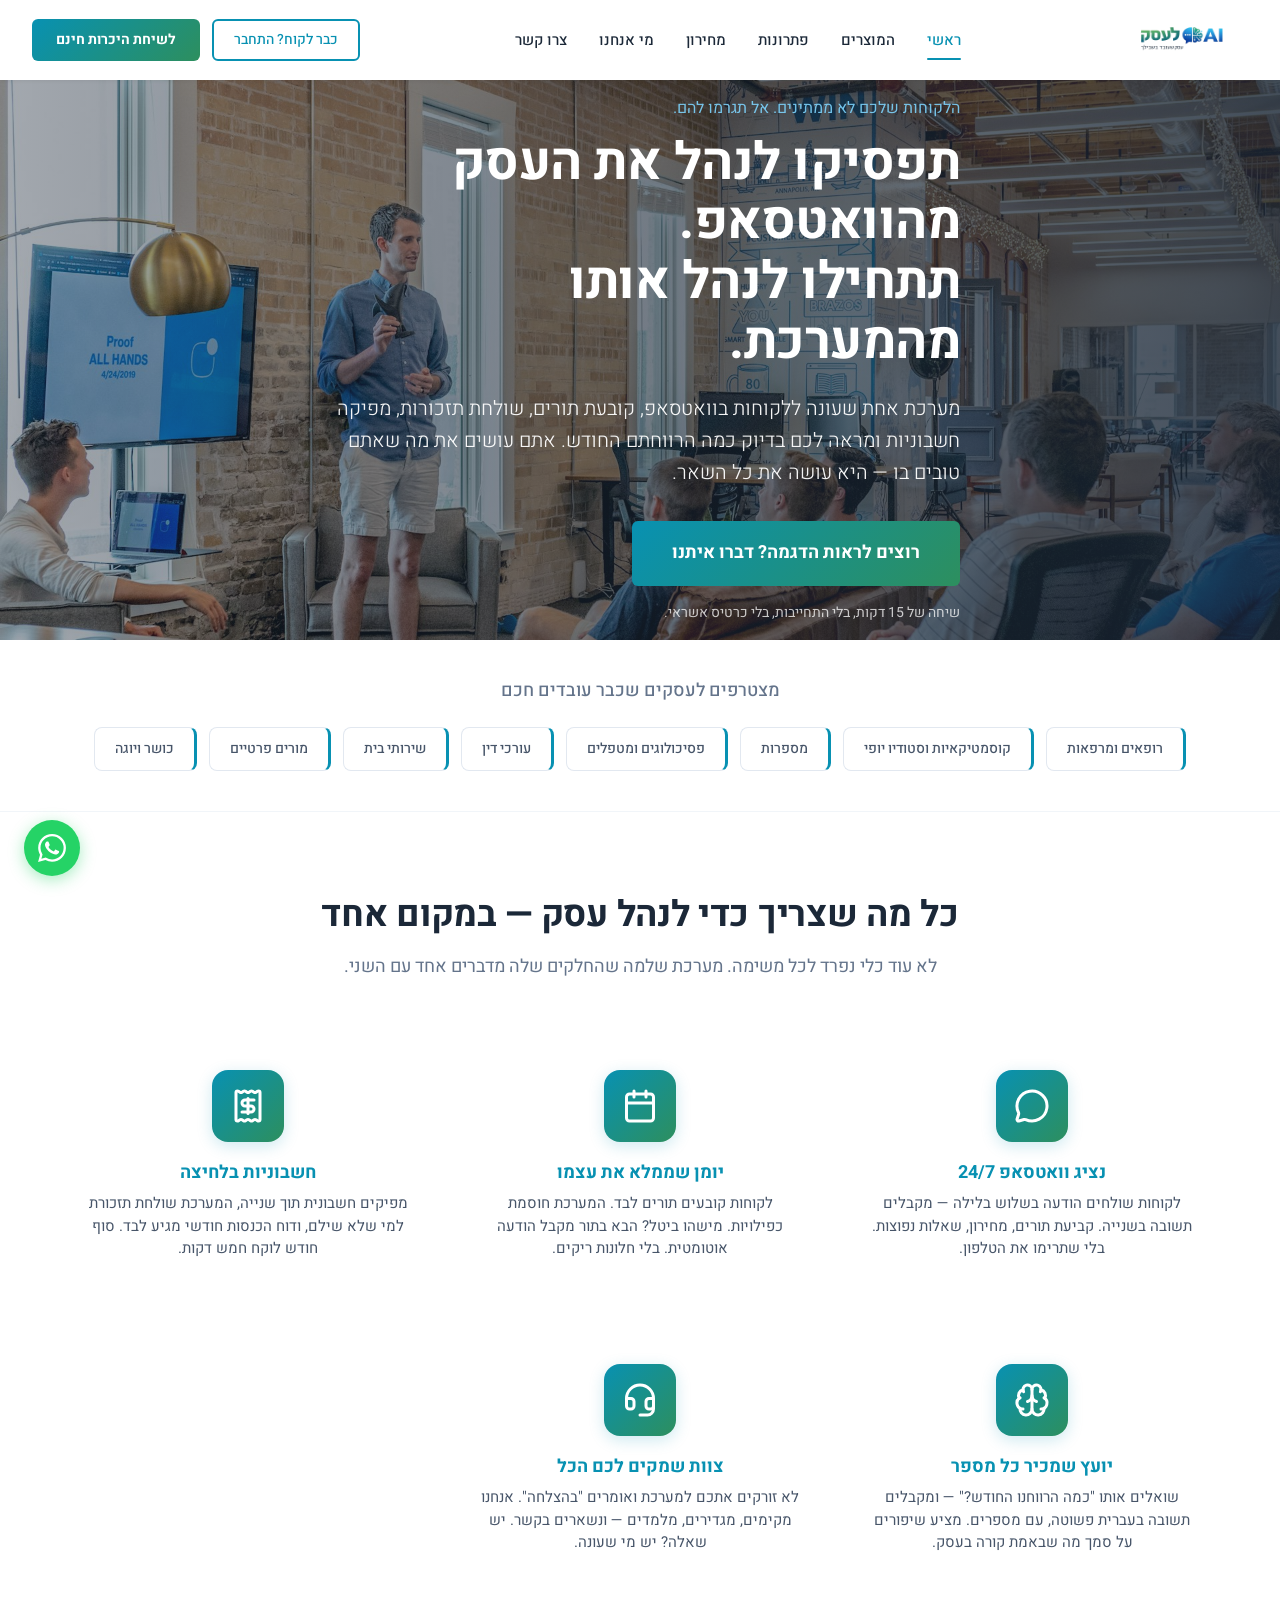
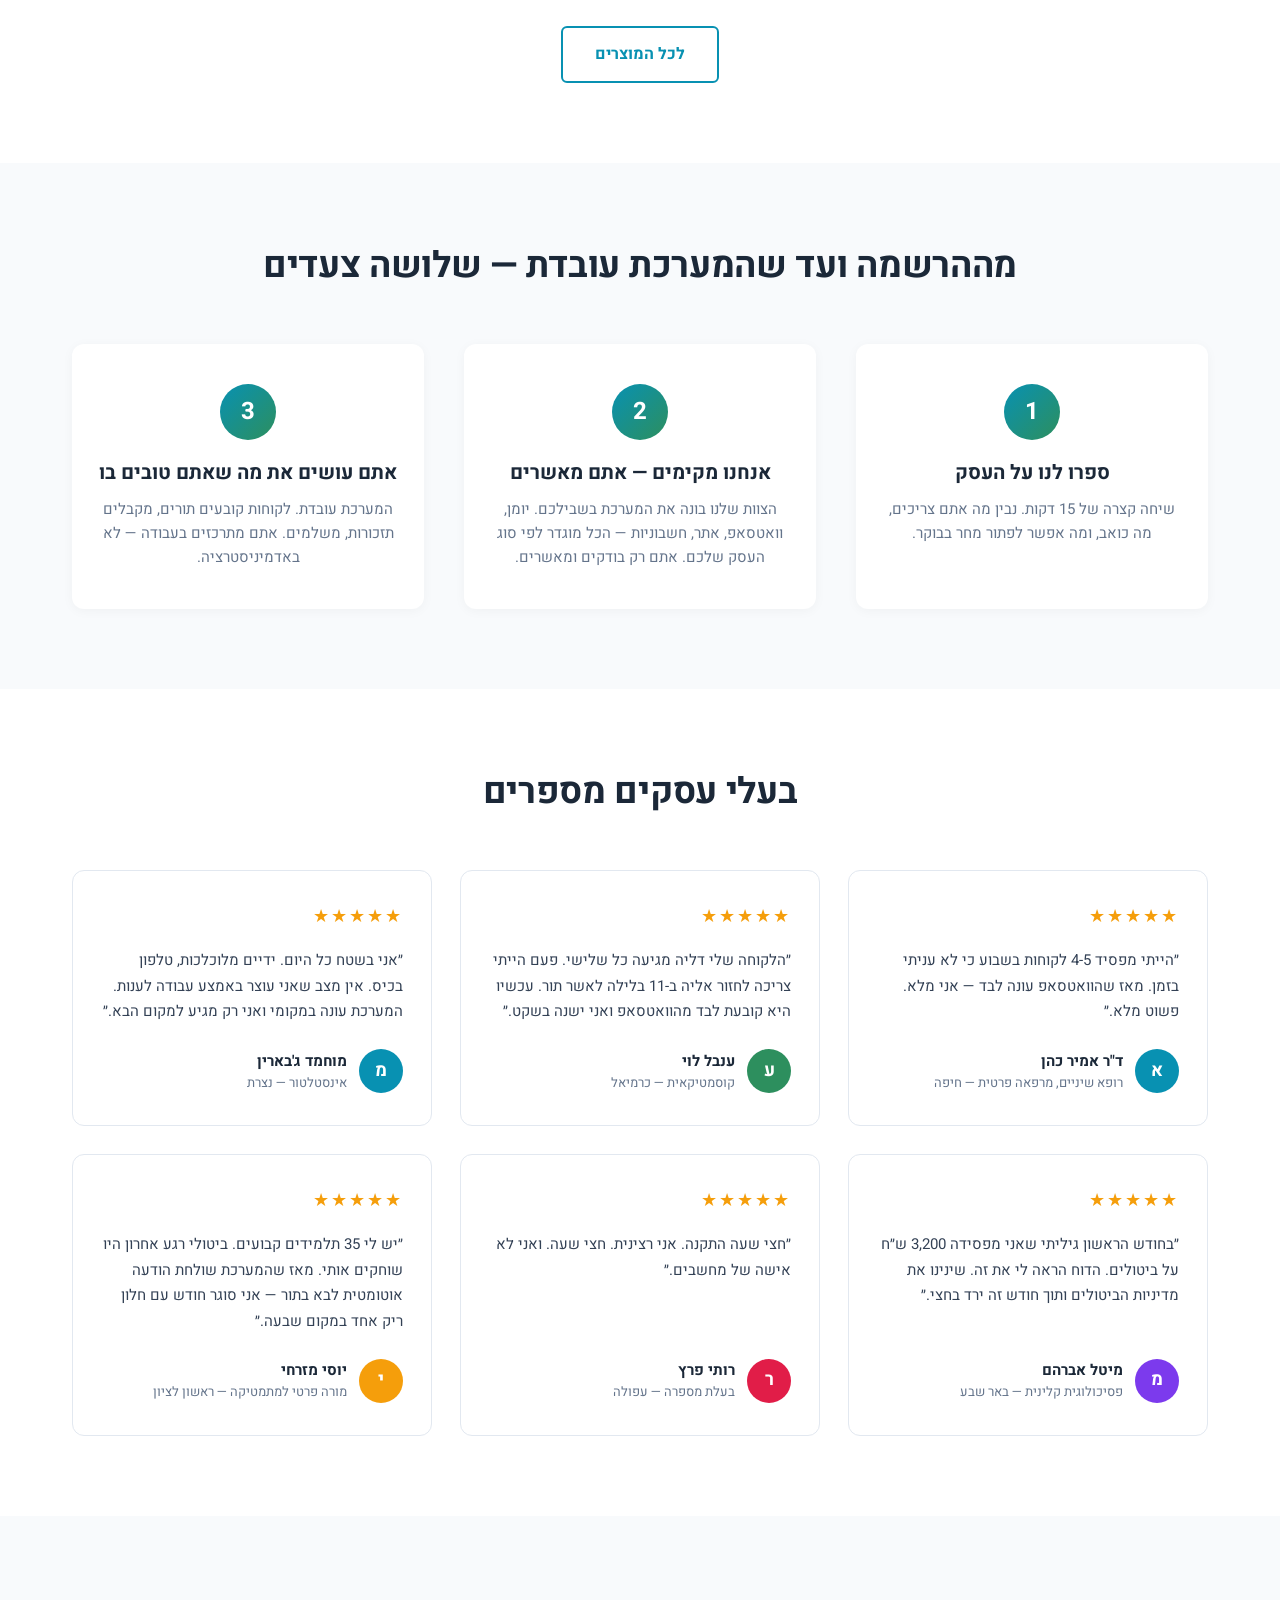
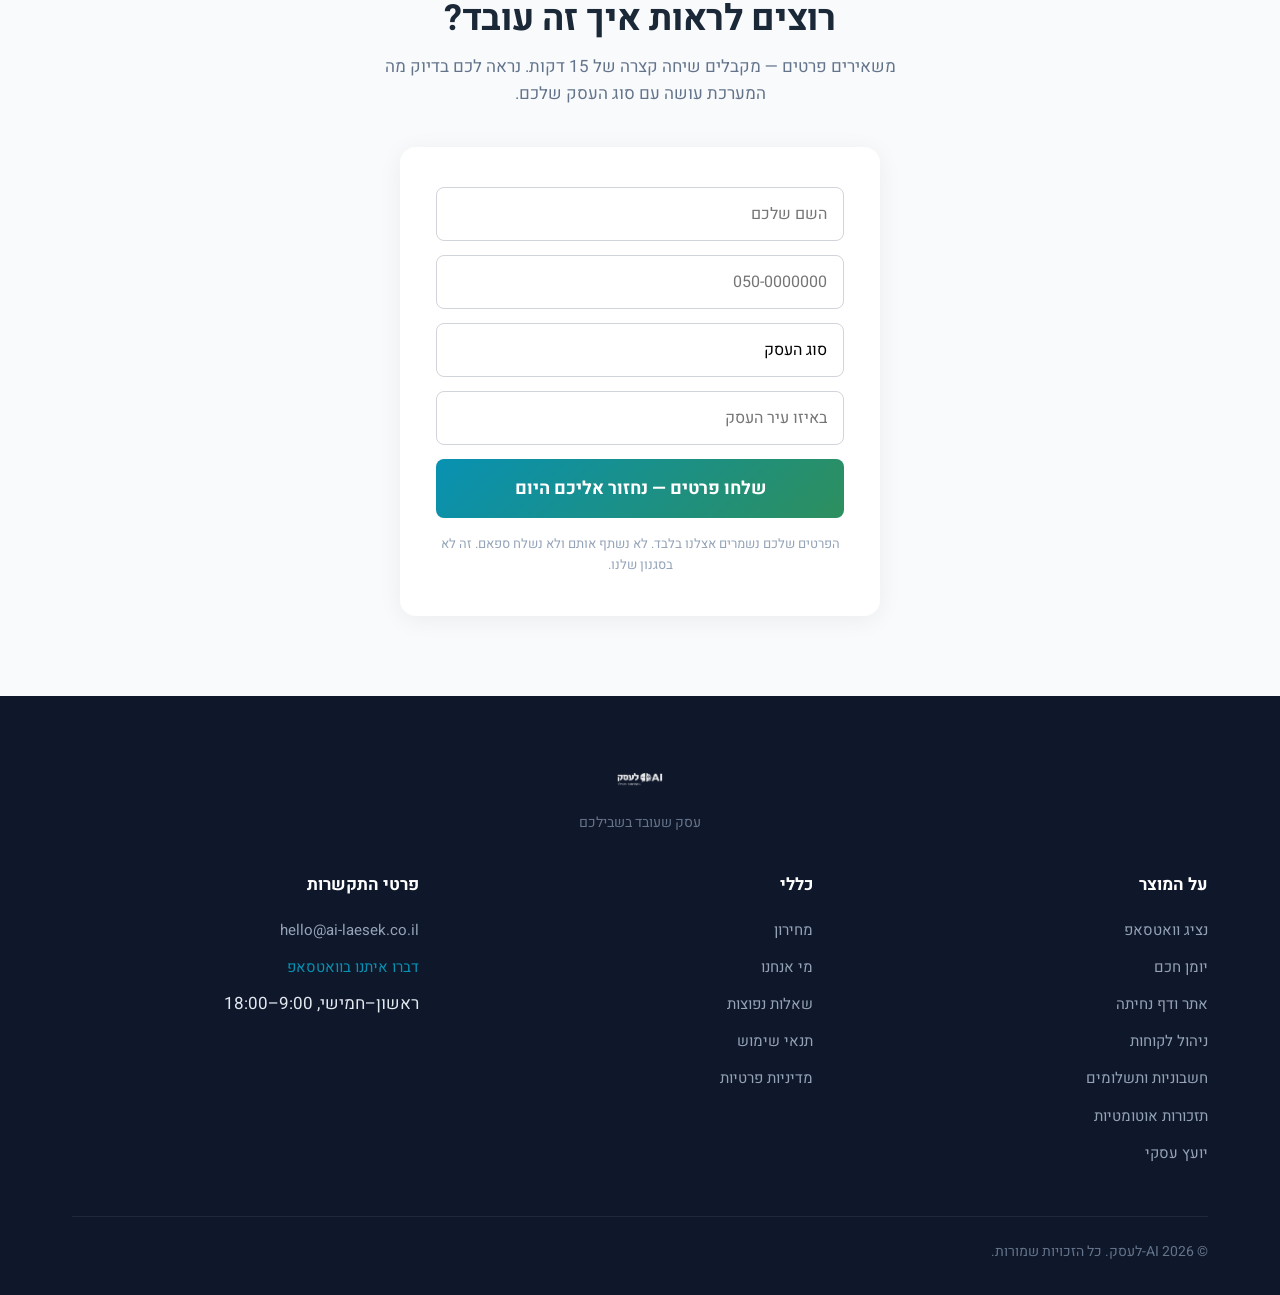
<file: index.html>
<!DOCTYPE html>
<html lang="he" dir="rtl">
<head>
  <meta charset="UTF-8">
  <meta name="viewport" content="width=device-width, initial-scale=1.0">
  <title>AI-לעסק — מערכת ניהול עסק חכמה</title>
  <meta name="description" content="מערכת AI שלמה לניהול עסקים קטנים בישראל — וואטסאפ, יומן, חשבוניות, CRM ויועץ עסקי. הכל במקום אחד.">
  <link rel="icon" href="logo.png" type="image/png">
  <link href="https://fonts.googleapis.com/css2?family=Heebo:wght@300;400;500;700;800&display=swap" rel="stylesheet">
  <link rel="stylesheet" href="style.css">
</head>
<body>

  <!-- ===== Nav ===== -->
  <nav class="nav">
    <div class="container-wide">
      <a href="index.html" class="nav-brand">
        <img src="logo.png" alt="AI-לעסק" class="nav-logo">
      </a>
      <div class="nav-links" id="navLinks">
        <a href="index.html" class="nav-link active">ראשי</a>
        <a href="products.html" class="nav-link">המוצרים</a>
        <a href="solutions.html" class="nav-link">פתרונות</a>
        <a href="pricing.html" class="nav-link">מחירון</a>
        <a href="about.html" class="nav-link">מי אנחנו</a>
        <a href="contact.html" class="nav-link">צרו קשר</a>
      </div>
      <div class="nav-actions">
        <a href="#" class="nav-login">כבר לקוח? התחבר</a>
        <a href="#lead-form" class="btn btn-primary btn-sm">לשיחת היכרות חינם</a>
      </div>
      <button class="nav-toggle" onclick="document.getElementById('navLinks').classList.toggle('open')" aria-label="תפריט">
        <span></span><span></span><span></span>
      </button>
    </div>
  </nav>

  <!-- ===== Hero ===== -->
  <section class="hero" style="background-image: url('assets/images/hero-bg.jpg');">
    <div class="container">
      <div class="hero-content">
        <p class="hero-breadcrumb" style="font-size:16px; opacity:0.9; margin-bottom:12px; color:#7dd3fc;">הלקוחות שלכם לא ממתינים. אל תגרמו להם.</p>
        <h1>תפסיקו לנהל את העסק<br>מהוואטסאפ.<br>תתחילו לנהל אותו<br>מהמערכת.</h1>
        <p class="hero-sub">מערכת אחת שעונה ללקוחות בוואטסאפ, קובעת תורים, שולחת תזכורות, מפיקה חשבוניות ומראה לכם בדיוק כמה הרווחתם החודש. אתם עושים את מה שאתם טובים בו — היא עושה את כל השאר.</p>
        <div class="hero-actions">
          <a href="#lead-form" class="btn btn-primary btn-lg">רוצים לראות הדגמה? דברו איתנו</a>
        </div>
        <p style="font-size:14px; opacity:0.75; margin-top:16px; color:#FFFFFF;">שיחה של 15 דקות, בלי התחייבות, בלי כרטיס אשראי.</p>
      </div>
    </div>
  </section>

  <!-- ===== Trust Strip ===== -->
  <section class="trust-strip">
    <h3>מצטרפים לעסקים שכבר עובדים חכם</h3>
    <div class="container">
      <div style="display:flex; flex-wrap:wrap; justify-content:center; gap:12px;">
        <span class="trust-tile">רופאים ומרפאות</span>
        <span class="trust-tile">קוסמטיקאיות וסטודיו יופי</span>
        <span class="trust-tile">מספרות</span>
        <span class="trust-tile">פסיכולוגים ומטפלים</span>
        <span class="trust-tile">עורכי דין</span>
        <span class="trust-tile">שירותי בית</span>
        <span class="trust-tile">מורים פרטיים</span>
        <span class="trust-tile">כושר ויוגה</span>
      </div>
    </div>
  </section>

  <!-- ===== Features (8 tiles) ===== -->
  <section class="features section-padding">
    <div class="container">
      <h2>כל מה שצריך כדי לנהל עסק — במקום אחד</h2>
      <p class="features-subtitle">לא עוד כלי נפרד לכל משימה. מערכת שלמה שהחלקים שלה מדברים אחד עם השני.</p>
      <div class="features-grid features-grid-5">
        <div class="feature-card">
          <div class="feature-icon">
            <img src="assets/icons/icon-chat.svg" alt="">
          </div>
          <h4>נציג וואטסאפ 24/7</h4>
          <p>לקוחות שולחים הודעה בשלוש בלילה — מקבלים תשובה בשנייה. קביעת תורים, מחירון, שאלות נפוצות. בלי שתרימו את הטלפון.</p>
        </div>
        <div class="feature-card">
          <div class="feature-icon">
            <img src="assets/icons/icon-calendar.svg" alt="">
          </div>
          <h4>יומן שממלא את עצמו</h4>
          <p>לקוחות קובעים תורים לבד. המערכת חוסמת כפילויות. מישהו ביטל? הבא בתור מקבל הודעה אוטומטית. בלי חלונות ריקים.</p>
        </div>
        <div class="feature-card">
          <div class="feature-icon">
            <img src="assets/icons/icon-invoice.svg" alt="">
          </div>
          <h4>חשבוניות בלחיצה</h4>
          <p>מפיקים חשבונית תוך שנייה, המערכת שולחת תזכורת למי שלא שילם, ודוח הכנסות חודשי מגיע לבד. סוף חודש לוקח חמש דקות.</p>
        </div>
        <div class="feature-card">
          <div class="feature-icon">
            <img src="assets/icons/icon-brain.svg" alt="">
          </div>
          <h4>יועץ שמכיר כל מספר</h4>
          <p>שואלים אותו "כמה הרווחנו החודש?" — ומקבלים תשובה בעברית פשוטה, עם מספרים. מציע שיפורים על סמך מה שבאמת קורה בעסק.</p>
        </div>
        <div class="feature-card">
          <div class="feature-icon">
            <img src="assets/icons/icon-support.svg" alt="">
          </div>
          <h4>צוות שמקים לכם הכל</h4>
          <p>לא זורקים אתכם למערכת ואומרים "בהצלחה". אנחנו מקימים, מגדירים, מלמדים — ונשארים בקשר. יש שאלה? יש מי שעונה.</p>
        </div>
      </div>
      <p style="text-align:center; margin-top:40px;">
        <a href="products.html" class="btn btn-secondary">לכל המוצרים</a>
      </p>
    </div>
  </section>

  <!-- ===== How It Works (3 steps) ===== -->
  <section class="how-it-works section-padding">
    <div class="container">
      <h2 class="text-center">מההרשמה ועד שהמערכת עובדת — שלושה צעדים</h2>
      <div class="steps-grid">
        <div class="step-card">
          <div class="step-number">1</div>
          <h3>ספרו לנו על העסק</h3>
          <p>שיחה קצרה של 15 דקות. נבין מה אתם צריכים, מה כואב, ומה אפשר לפתור מחר בבוקר.</p>
        </div>
        <div class="step-card">
          <div class="step-number">2</div>
          <h3>אנחנו מקימים — אתם מאשרים</h3>
          <p>הצוות שלנו בונה את המערכת בשבילכם. יומן, וואטסאפ, אתר, חשבוניות — הכל מוגדר לפי סוג העסק שלכם. אתם רק בודקים ומאשרים.</p>
        </div>
        <div class="step-card">
          <div class="step-number">3</div>
          <h3>אתם עושים את מה שאתם טובים בו</h3>
          <p>המערכת עובדת. לקוחות קובעים תורים, מקבלים תזכורות, משלמים. אתם מתרכזים בעבודה — לא באדמיניסטרציה.</p>
        </div>
      </div>
    </div>
  </section>

  <!-- ===== Testimonials ===== -->
  <section class="testimonials section-padding">
    <div class="container">
      <h2 class="text-center">בעלי עסקים מספרים</h2>
      <div class="testimonials-grid">
        <div class="testimonial-card">
          <div class="testimonial-stars">&#9733;&#9733;&#9733;&#9733;&#9733;</div>
          <p class="testimonial-text">״הייתי מפסיד 4-5 לקוחות בשבוע כי לא עניתי בזמן. מאז שהוואטסאפ עונה לבד — אני מלא. פשוט מלא.״</p>
          <div class="testimonial-footer">
            <div class="testimonial-avatar avatar-1">א</div>
            <div class="testimonial-info">
              <span class="testimonial-name">ד"ר אמיר כהן</span>
              <span class="testimonial-role">רופא שיניים, מרפאה פרטית — חיפה</span>
            </div>
          </div>
        </div>
        <div class="testimonial-card">
          <div class="testimonial-stars">&#9733;&#9733;&#9733;&#9733;&#9733;</div>
          <p class="testimonial-text">״הלקוחה שלי דליה מגיעה כל שלישי. פעם הייתי צריכה לחזור אליה ב-11 בלילה לאשר תור. עכשיו היא קובעת לבד מהוואטסאפ ואני ישנה בשקט.״</p>
          <div class="testimonial-footer">
            <div class="testimonial-avatar avatar-2">ע</div>
            <div class="testimonial-info">
              <span class="testimonial-name">ענבל לוי</span>
              <span class="testimonial-role">קוסמטיקאית — כרמיאל</span>
            </div>
          </div>
        </div>
        <div class="testimonial-card">
          <div class="testimonial-stars">&#9733;&#9733;&#9733;&#9733;&#9733;</div>
          <p class="testimonial-text">״אני בשטח כל היום. ידיים מלוכלכות, טלפון בכיס. אין מצב שאני עוצר באמצע עבודה לענות. המערכת עונה במקומי ואני רק מגיע למקום הבא.״</p>
          <div class="testimonial-footer">
            <div class="testimonial-avatar avatar-3">מ</div>
            <div class="testimonial-info">
              <span class="testimonial-name">מוחמד ג'בארין</span>
              <span class="testimonial-role">אינסטלטור — נצרת</span>
            </div>
          </div>
        </div>
        <div class="testimonial-card">
          <div class="testimonial-stars">&#9733;&#9733;&#9733;&#9733;&#9733;</div>
          <p class="testimonial-text">״בחודש הראשון גיליתי שאני מפסידה 3,200 ש״ח על ביטולים. הדוח הראה לי את זה. שינינו את מדיניות הביטולים ותוך חודש זה ירד בחצי.״</p>
          <div class="testimonial-footer">
            <div class="testimonial-avatar avatar-4">מ</div>
            <div class="testimonial-info">
              <span class="testimonial-name">מיטל אברהם</span>
              <span class="testimonial-role">פסיכולוגית קלינית — באר שבע</span>
            </div>
          </div>
        </div>
        <div class="testimonial-card">
          <div class="testimonial-stars">&#9733;&#9733;&#9733;&#9733;&#9733;</div>
          <p class="testimonial-text">״חצי שעה התקנה. אני רצינית. חצי שעה. ואני לא אישה של מחשבים.״</p>
          <div class="testimonial-footer">
            <div class="testimonial-avatar avatar-5">ר</div>
            <div class="testimonial-info">
              <span class="testimonial-name">רותי פרץ</span>
              <span class="testimonial-role">בעלת מספרה — עפולה</span>
            </div>
          </div>
        </div>
        <div class="testimonial-card">
          <div class="testimonial-stars">&#9733;&#9733;&#9733;&#9733;&#9733;</div>
          <p class="testimonial-text">״יש לי 35 תלמידים קבועים. ביטולי רגע אחרון היו שוחקים אותי. מאז שהמערכת שולחת הודעה אוטומטית לבא בתור — אני סוגר חודש עם חלון ריק אחד במקום שבעה.״</p>
          <div class="testimonial-footer">
            <div class="testimonial-avatar avatar-6">י</div>
            <div class="testimonial-info">
              <span class="testimonial-name">יוסי מזרחי</span>
              <span class="testimonial-role">מורה פרטי למתמטיקה — ראשון לציון</span>
            </div>
          </div>
        </div>
      </div>
    </div>
  </section>

  <!-- ===== Lead Form ===== -->
  <section id="lead-form" class="lead-form-section section-padding">
    <div class="container text-center">
      <h2>רוצים לראות איך זה עובד?</h2>
      <p class="lead-form-sub">משאירים פרטים — מקבלים שיחה קצרה של 15 דקות. נראה לכם בדיוק מה המערכת עושה עם סוג העסק שלכם.</p>
      <div class="form-container">
        <form>
          <input type="text" class="form-field" placeholder="השם שלכם" autocomplete="name">
          <input type="tel" class="form-field" placeholder="050-0000000" autocomplete="tel">
          <select class="form-field">
            <option value="" disabled selected>סוג העסק</option>
            <option value="medical">רפואה / מרפאה</option>
            <option value="beauty">יופי וטיפוח</option>
            <option value="hair">מספרה</option>
            <option value="therapy">טיפול נפשי</option>
            <option value="physio">פיזיותרפיה / רפואה משלימה</option>
            <option value="fitness">כושר / יוגה / פילאטיס</option>
            <option value="home">שירותי בית</option>
            <option value="consulting">ייעוץ / עריכת דין / ראיית חשבון</option>
            <option value="teaching">הוראה פרטית</option>
            <option value="other">אחר</option>
          </select>
          <input type="text" class="form-field" placeholder="באיזו עיר העסק" autocomplete="address-level2">
          <button type="button" class="form-submit">שלחו פרטים — נחזור אליכם היום</button>
          <p class="form-privacy">הפרטים שלכם נשמרים אצלנו בלבד. לא נשתף אותם ולא נשלח ספאם. זה לא בסגנון שלנו.</p>
        </form>
      </div>
    </div>
  </section>

  <!-- ===== Footer ===== -->
  <footer class="footer">
    <div class="container">
      <div style="text-align:center; margin-bottom:40px;">
        <img src="logo.png" alt="AI-לעסק" style="height:48px; margin:0 auto 8px; filter: brightness(0) invert(1); opacity:0.9;">
        <p style="font-size:14px; color:#64748b;">עסק שעובד בשבילכם</p>
      </div>
      <div class="footer-grid">
        <div class="footer-col">
          <h4>על המוצר</h4>
          <ul>
            <li><a href="products.html">נציג וואטסאפ</a></li>
            <li><a href="products.html">יומן חכם</a></li>
            <li><a href="products.html">אתר ודף נחיתה</a></li>
            <li><a href="products.html">ניהול לקוחות</a></li>
            <li><a href="products.html">חשבוניות ותשלומים</a></li>
            <li><a href="products.html">תזכורות אוטומטיות</a></li>
            <li><a href="products.html">יועץ עסקי</a></li>
          </ul>
        </div>
        <div class="footer-col">
          <h4>כללי</h4>
          <ul>
            <li><a href="pricing.html">מחירון</a></li>
            <li><a href="about.html">מי אנחנו</a></li>
            <li><a href="#">שאלות נפוצות</a></li>
            <li><a href="#">תנאי שימוש</a></li>
            <li><a href="#">מדיניות פרטיות</a></li>
          </ul>
        </div>
        <div class="footer-col">
          <h4>פרטי התקשרות</h4>
          <ul>
            <li><a href="mailto:hello@ai-laesek.co.il">hello@ai-laesek.co.il</a></li>
            <li><a href="#" style="color:#0891B2;">דברו איתנו בוואטסאפ</a></li>
            <li>ראשון–חמישי, 9:00–18:00</li>
          </ul>
        </div>
      </div>
      <div class="footer-bottom">
        <span>&copy; 2026 AI-לעסק. כל הזכויות שמורות.</span>
        <span></span>
      </div>
    </div>
  </footer>

  <!-- ===== WhatsApp Float ===== -->
  <a href="#" class="wa-float" aria-label="WhatsApp">
    <svg width="28" height="28" viewBox="0 0 24 24" fill="white"><path d="M17.472 14.382c-.297-.149-1.758-.867-2.03-.967-.273-.099-.471-.148-.67.15-.197.297-.767.966-.94 1.164-.173.199-.347.223-.644.075-.297-.15-1.255-.463-2.39-1.475-.883-.788-1.48-1.761-1.653-2.059-.173-.297-.018-.458.13-.606.134-.133.298-.347.446-.52.149-.174.198-.298.298-.497.099-.198.05-.371-.025-.52-.075-.149-.669-1.612-.916-2.207-.242-.579-.487-.5-.669-.51-.173-.008-.371-.01-.57-.01-.198 0-.52.074-.792.372-.272.297-1.04 1.016-1.04 2.479 0 1.462 1.065 2.875 1.213 3.074.149.198 2.096 3.2 5.077 4.487.709.306 1.262.489 1.694.625.712.227 1.36.195 1.871.118.571-.085 1.758-.719 2.006-1.413.248-.694.248-1.289.173-1.413-.074-.124-.272-.198-.57-.347m-5.421 7.403h-.004a9.87 9.87 0 01-5.031-1.378l-.361-.214-3.741.982.998-3.648-.235-.374a9.86 9.86 0 01-1.51-5.26c.001-5.45 4.436-9.884 9.888-9.884 2.64 0 5.122 1.03 6.988 2.898a9.825 9.825 0 012.893 6.994c-.003 5.45-4.437 9.884-9.885 9.884m8.413-18.297A11.815 11.815 0 0012.05 0C5.495 0 .16 5.335.157 11.892c0 2.096.547 4.142 1.588 5.945L.057 24l6.305-1.654a11.882 11.882 0 005.683 1.448h.005c6.554 0 11.89-5.335 11.893-11.893a11.821 11.821 0 00-3.48-8.413z"/></svg>
  </a>

  <!-- ===== Inline styles for trust tiles (small component) ===== -->
  <style>
    .trust-tile {
      display: inline-flex;
      align-items: center;
      padding: 10px 20px;
      border: 1px solid #e2e8f0;
      border-right: 3px solid #0891B2;
      border-radius: 8px;
      font-size: 14px;
      font-weight: 500;
      color: #475569;
      background: #FFFFFF;
      transition: border-color 0.2s, box-shadow 0.2s;
    }
    .trust-tile:hover {
      border-color: #0891B2;
      box-shadow: 0 2px 8px rgba(8, 145, 178, 0.1);
    }
  </style>

</body>
</html>
</file>
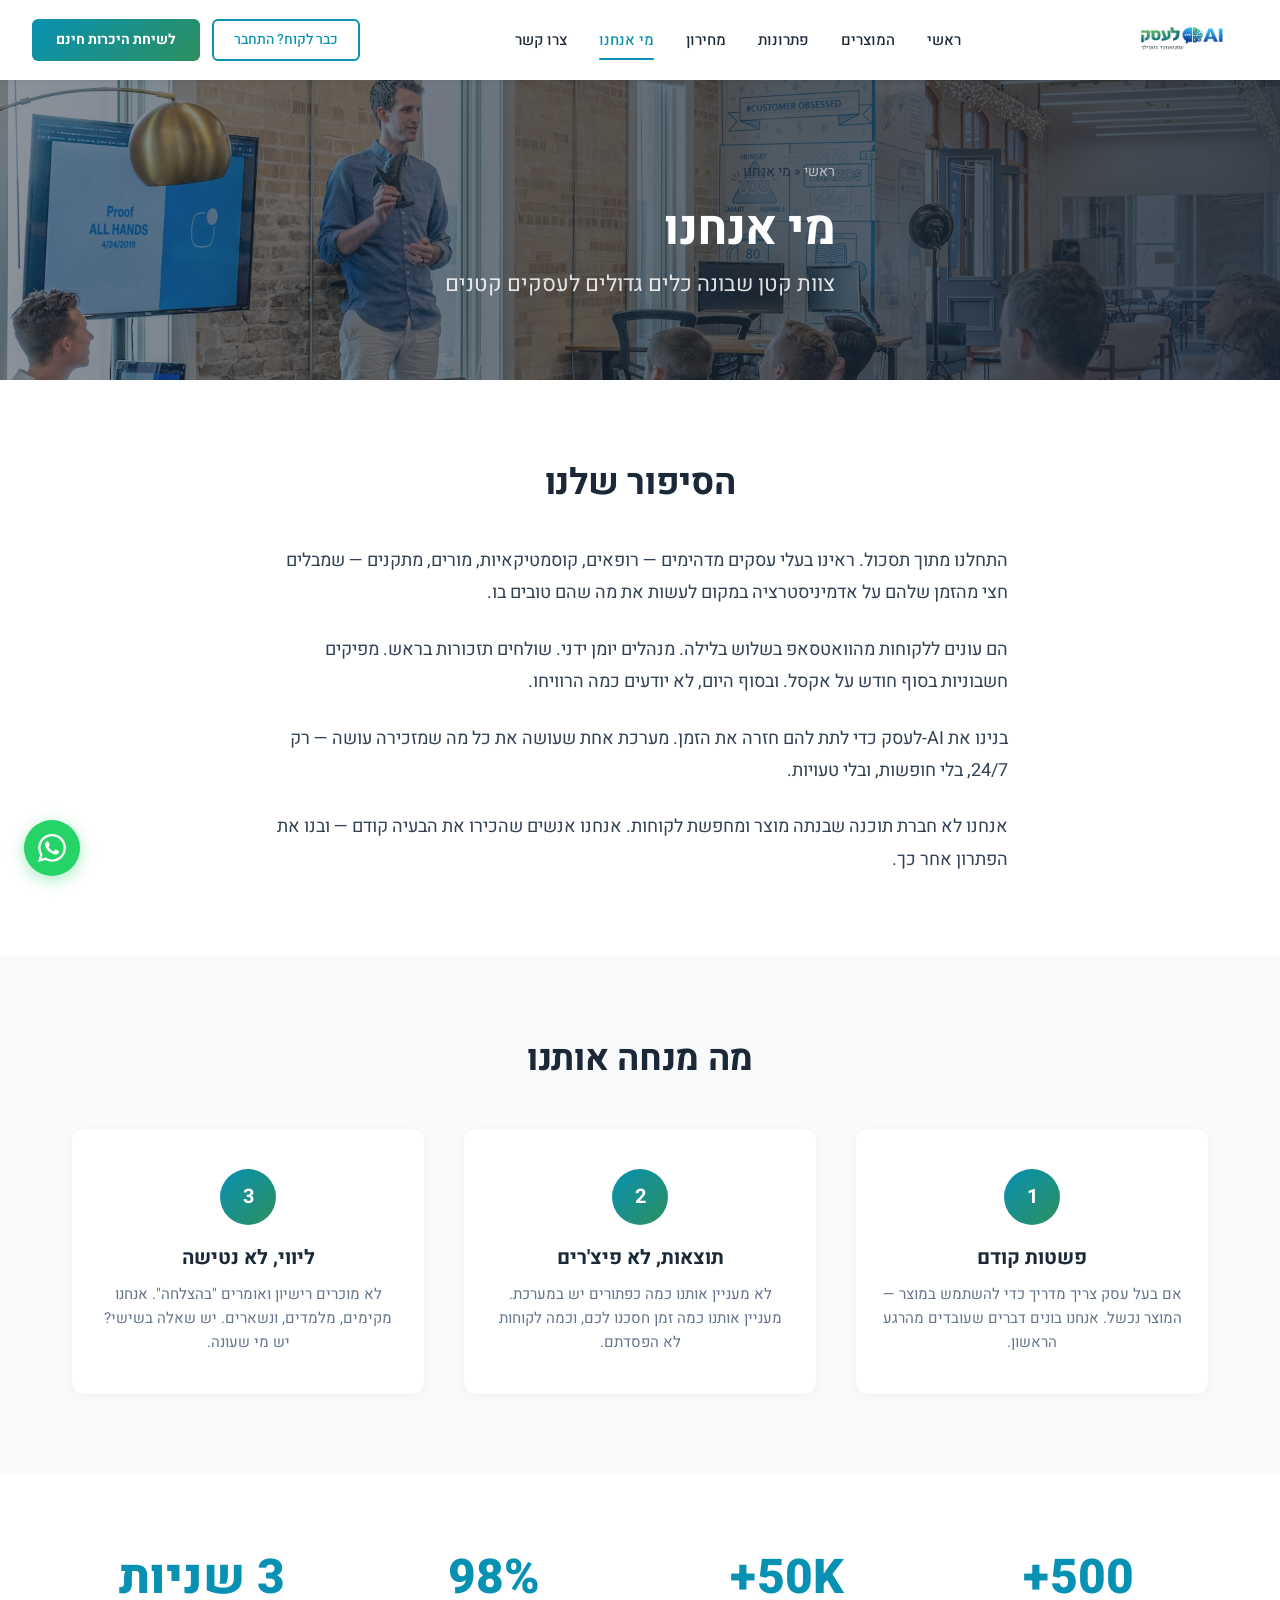
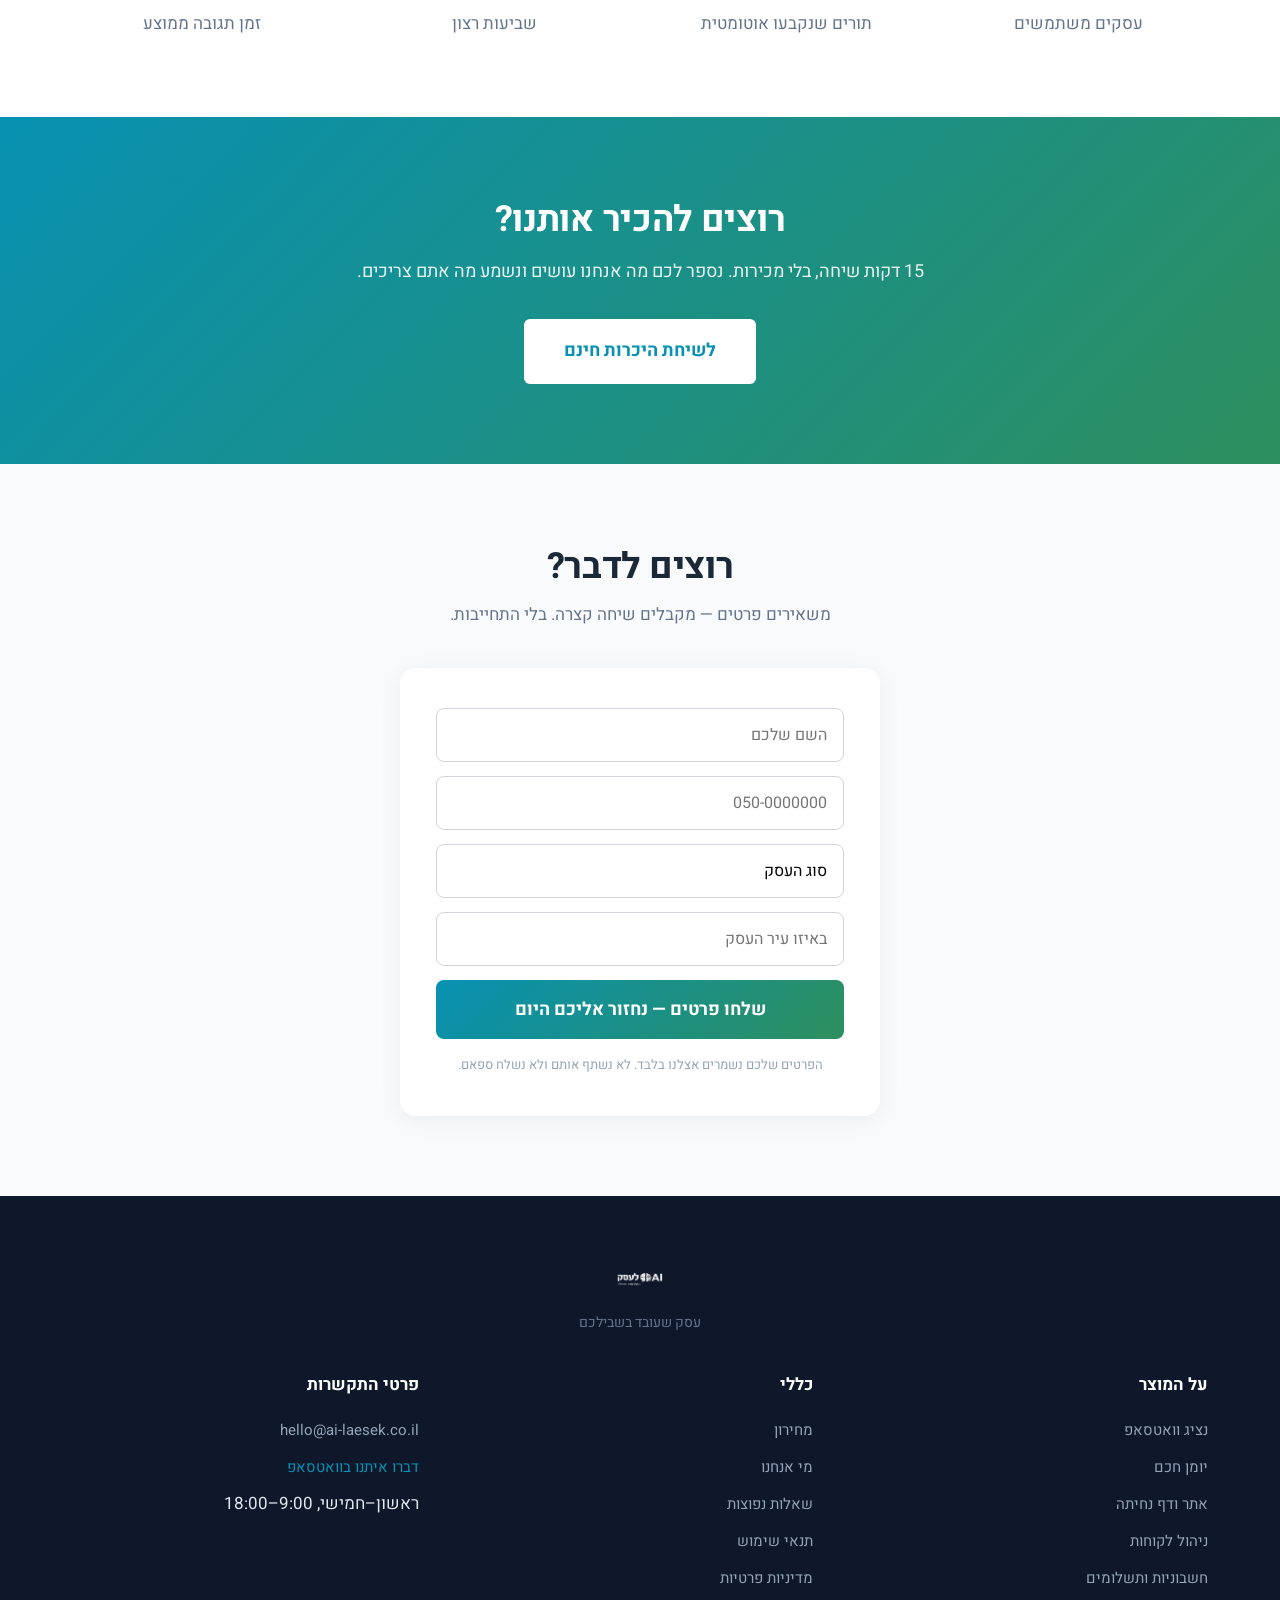
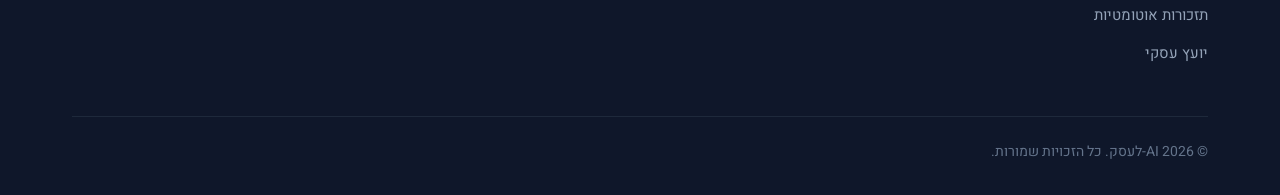
<file: about.html>
<!DOCTYPE html>
<html lang="he" dir="rtl">
<head>
  <meta charset="UTF-8">
  <meta name="viewport" content="width=device-width, initial-scale=1.0">
  <title>מי אנחנו — AI-לעסק</title>
  <meta name="description" content="הכירו את הצוות מאחורי AI-לעסק — אנשים שמבינים עסקים קטנים ובונים טכנולוגיה שעובדת בשבילם.">
  <link rel="icon" href="logo.png" type="image/png">
  <link href="https://fonts.googleapis.com/css2?family=Heebo:wght@300;400;500;700;800&display=swap" rel="stylesheet">
  <link rel="stylesheet" href="style.css">
</head>
<body>

  <!-- ===== Nav ===== -->
  <nav class="nav">
    <div class="container-wide">
      <a href="index.html" class="nav-brand">
        <img src="logo.png" alt="AI-לעסק" class="nav-logo">
      </a>
      <div class="nav-links" id="navLinks">
        <a href="index.html" class="nav-link">ראשי</a>
        <a href="products.html" class="nav-link">המוצרים</a>
        <a href="solutions.html" class="nav-link">פתרונות</a>
        <a href="pricing.html" class="nav-link">מחירון</a>
        <a href="about.html" class="nav-link active">מי אנחנו</a>
        <a href="contact.html" class="nav-link">צרו קשר</a>
      </div>
      <div class="nav-actions">
        <a href="#" class="nav-login">כבר לקוח? התחבר</a>
        <a href="#lead-form" class="btn btn-primary btn-sm">לשיחת היכרות חינם</a>
      </div>
      <button class="nav-toggle" onclick="document.getElementById('navLinks').classList.toggle('open')" aria-label="תפריט">
        <span></span><span></span><span></span>
      </button>
    </div>
  </nav>

  <!-- ===== Page Header ===== -->
  <section class="page-header" style="background-image: url('assets/images/hero-bg.jpg');">
    <div class="container">
      <p class="hero-breadcrumb"><a href="index.html">ראשי</a> &laquo; מי אנחנו</p>
      <h1>מי אנחנו</h1>
      <h3>צוות קטן שבונה כלים גדולים לעסקים קטנים</h3>
    </div>
  </section>

  <!-- ===== Story ===== -->
  <section class="section-padding" style="background:#FFFFFF;">
    <div class="container" style="max-width:800px;">
      <h2 class="text-center" style="margin-bottom:40px;">הסיפור שלנו</h2>
      <p style="font-size:18px; line-height:1.8; color:#334155; margin-bottom:24px;">
        התחלנו מתוך תסכול. ראינו בעלי עסקים מדהימים — רופאים, קוסמטיקאיות, מורים, מתקנים — שמבלים חצי מהזמן שלהם על אדמיניסטרציה במקום לעשות את מה שהם טובים בו.
      </p>
      <p style="font-size:18px; line-height:1.8; color:#334155; margin-bottom:24px;">
        הם עונים ללקוחות מהוואטסאפ בשלוש בלילה. מנהלים יומן ידני. שולחים תזכורות בראש. מפיקים חשבוניות בסוף חודש על אקסל. ובסוף היום, לא יודעים כמה הרוויחו.
      </p>
      <p style="font-size:18px; line-height:1.8; color:#334155; margin-bottom:24px;">
        בנינו את AI-לעסק כדי לתת להם חזרה את הזמן. מערכת אחת שעושה את כל מה שמזכירה עושה — רק 24/7, בלי חופשות, ובלי טעויות.
      </p>
      <p style="font-size:18px; line-height:1.8; color:#334155;">
        אנחנו לא חברת תוכנה שבנתה מוצר ומחפשת לקוחות. אנחנו אנשים שהכירו את הבעיה קודם — ובנו את הפתרון אחר כך.
      </p>
    </div>
  </section>

  <!-- ===== Values ===== -->
  <section class="section-padding" style="background:#f8fafc;">
    <div class="container">
      <h2 class="text-center" style="margin-bottom:48px;">מה מנחה אותנו</h2>
      <div class="steps-grid">
        <div class="step-card">
          <div class="step-number" style="font-size:20px;">1</div>
          <h3>פשטות קודם</h3>
          <p>אם בעל עסק צריך מדריך כדי להשתמש במוצר — המוצר נכשל. אנחנו בונים דברים שעובדים מהרגע הראשון.</p>
        </div>
        <div class="step-card">
          <div class="step-number" style="font-size:20px;">2</div>
          <h3>תוצאות, לא פיצ'רים</h3>
          <p>לא מעניין אותנו כמה כפתורים יש במערכת. מעניין אותנו כמה זמן חסכנו לכם, וכמה לקוחות לא הפסדתם.</p>
        </div>
        <div class="step-card">
          <div class="step-number" style="font-size:20px;">3</div>
          <h3>ליווי, לא נטישה</h3>
          <p>לא מוכרים רישיון ואומרים "בהצלחה". אנחנו מקימים, מלמדים, ונשארים. יש שאלה בשישי? יש מי שעונה.</p>
        </div>
      </div>
    </div>
  </section>

  <!-- ===== Numbers ===== -->
  <section class="section-padding" style="background:#FFFFFF;">
    <div class="container">
      <div style="display:grid; grid-template-columns:repeat(4, 1fr); gap:32px; text-align:center;">
        <div>
          <div style="font-size:48px; font-weight:800; color:#0891B2; line-height:1;">500+</div>
          <p style="color:#64748b; margin-top:8px;">עסקים משתמשים</p>
        </div>
        <div>
          <div style="font-size:48px; font-weight:800; color:#0891B2; line-height:1;">50K+</div>
          <p style="color:#64748b; margin-top:8px;">תורים שנקבעו אוטומטית</p>
        </div>
        <div>
          <div style="font-size:48px; font-weight:800; color:#0891B2; line-height:1;">98%</div>
          <p style="color:#64748b; margin-top:8px;">שביעות רצון</p>
        </div>
        <div>
          <div style="font-size:48px; font-weight:800; color:#0891B2; line-height:1;">3 שניות</div>
          <p style="color:#64748b; margin-top:8px;">זמן תגובה ממוצע</p>
        </div>
      </div>
    </div>
  </section>

  <!-- ===== CTA ===== -->
  <section class="cta-section section-padding">
    <div class="container">
      <h2>רוצים להכיר אותנו?</h2>
      <p>15 דקות שיחה, בלי מכירות. נספר לכם מה אנחנו עושים ונשמע מה אתם צריכים.</p>
      <a href="#lead-form" class="btn btn-white btn-lg">לשיחת היכרות חינם</a>
    </div>
  </section>

  <!-- ===== Lead Form ===== -->
  <section id="lead-form" class="lead-form-section section-padding">
    <div class="container text-center">
      <h2>רוצים לדבר?</h2>
      <p class="lead-form-sub">משאירים פרטים — מקבלים שיחה קצרה. בלי התחייבות.</p>
      <div class="form-container">
        <form>
          <input type="text" class="form-field" placeholder="השם שלכם" autocomplete="name">
          <input type="tel" class="form-field" placeholder="050-0000000" autocomplete="tel">
          <select class="form-field">
            <option value="" disabled selected>סוג העסק</option>
            <option value="medical">רפואה / מרפאה</option>
            <option value="beauty">יופי וטיפוח</option>
            <option value="hair">מספרה</option>
            <option value="therapy">טיפול נפשי</option>
            <option value="physio">פיזיותרפיה / רפואה משלימה</option>
            <option value="fitness">כושר / יוגה / פילאטיס</option>
            <option value="home">שירותי בית</option>
            <option value="consulting">ייעוץ / עריכת דין / ראיית חשבון</option>
            <option value="teaching">הוראה פרטית</option>
            <option value="other">אחר</option>
          </select>
          <input type="text" class="form-field" placeholder="באיזו עיר העסק" autocomplete="address-level2">
          <button type="button" class="form-submit">שלחו פרטים — נחזור אליכם היום</button>
          <p class="form-privacy">הפרטים שלכם נשמרים אצלנו בלבד. לא נשתף אותם ולא נשלח ספאם.</p>
        </form>
      </div>
    </div>
  </section>

  <!-- ===== Footer ===== -->
  <footer class="footer">
    <div class="container">
      <div style="text-align:center; margin-bottom:40px;">
        <img src="logo.png" alt="AI-לעסק" style="height:48px; margin:0 auto 8px; filter: brightness(0) invert(1); opacity:0.9;">
        <p style="font-size:14px; color:#64748b;">עסק שעובד בשבילכם</p>
      </div>
      <div class="footer-grid">
        <div class="footer-col"><h4>על המוצר</h4><ul><li><a href="products.html#whatsapp">נציג וואטסאפ</a></li><li><a href="products.html#calendar">יומן חכם</a></li><li><a href="products.html#website">אתר ודף נחיתה</a></li><li><a href="products.html#crm">ניהול לקוחות</a></li><li><a href="products.html#invoices">חשבוניות ותשלומים</a></li><li><a href="products.html#reminders">תזכורות אוטומטיות</a></li><li><a href="products.html#advisor">יועץ עסקי</a></li></ul></div>
        <div class="footer-col"><h4>כללי</h4><ul><li><a href="pricing.html">מחירון</a></li><li><a href="about.html">מי אנחנו</a></li><li><a href="#">שאלות נפוצות</a></li><li><a href="#">תנאי שימוש</a></li><li><a href="#">מדיניות פרטיות</a></li></ul></div>
        <div class="footer-col"><h4>פרטי התקשרות</h4><ul><li><a href="mailto:hello@ai-laesek.co.il">hello@ai-laesek.co.il</a></li><li><a href="#" style="color:#0891B2;">דברו איתנו בוואטסאפ</a></li><li>ראשון–חמישי, 9:00–18:00</li></ul></div>
      </div>
      <div class="footer-bottom"><span>&copy; 2026 AI-לעסק. כל הזכויות שמורות.</span><span></span></div>
    </div>
  </footer>

  <a href="#" class="wa-float" aria-label="WhatsApp"><svg width="28" height="28" viewBox="0 0 24 24" fill="white"><path d="M17.472 14.382c-.297-.149-1.758-.867-2.03-.967-.273-.099-.471-.148-.67.15-.197.297-.767.966-.94 1.164-.173.199-.347.223-.644.075-.297-.15-1.255-.463-2.39-1.475-.883-.788-1.48-1.761-1.653-2.059-.173-.297-.018-.458.13-.606.134-.133.298-.347.446-.52.149-.174.198-.298.298-.497.099-.198.05-.371-.025-.52-.075-.149-.669-1.612-.916-2.207-.242-.579-.487-.5-.669-.51-.173-.008-.371-.01-.57-.01-.198 0-.52.074-.792.372-.272.297-1.04 1.016-1.04 2.479 0 1.462 1.065 2.875 1.213 3.074.149.198 2.096 3.2 5.077 4.487.709.306 1.262.489 1.694.625.712.227 1.36.195 1.871.118.571-.085 1.758-.719 2.006-1.413.248-.694.248-1.289.173-1.413-.074-.124-.272-.198-.57-.347m-5.421 7.403h-.004a9.87 9.87 0 01-5.031-1.378l-.361-.214-3.741.982.998-3.648-.235-.374a9.86 9.86 0 01-1.51-5.26c.001-5.45 4.436-9.884 9.888-9.884 2.64 0 5.122 1.03 6.988 2.898a9.825 9.825 0 012.893 6.994c-.003 5.45-4.437 9.884-9.885 9.884m8.413-18.297A11.815 11.815 0 0012.05 0C5.495 0 .16 5.335.157 11.892c0 2.096.547 4.142 1.588 5.945L.057 24l6.305-1.654a11.882 11.882 0 005.683 1.448h.005c6.554 0 11.89-5.335 11.893-11.893a11.821 11.821 0 00-3.48-8.413z"/></svg></a>

</body>
</html>
</file>
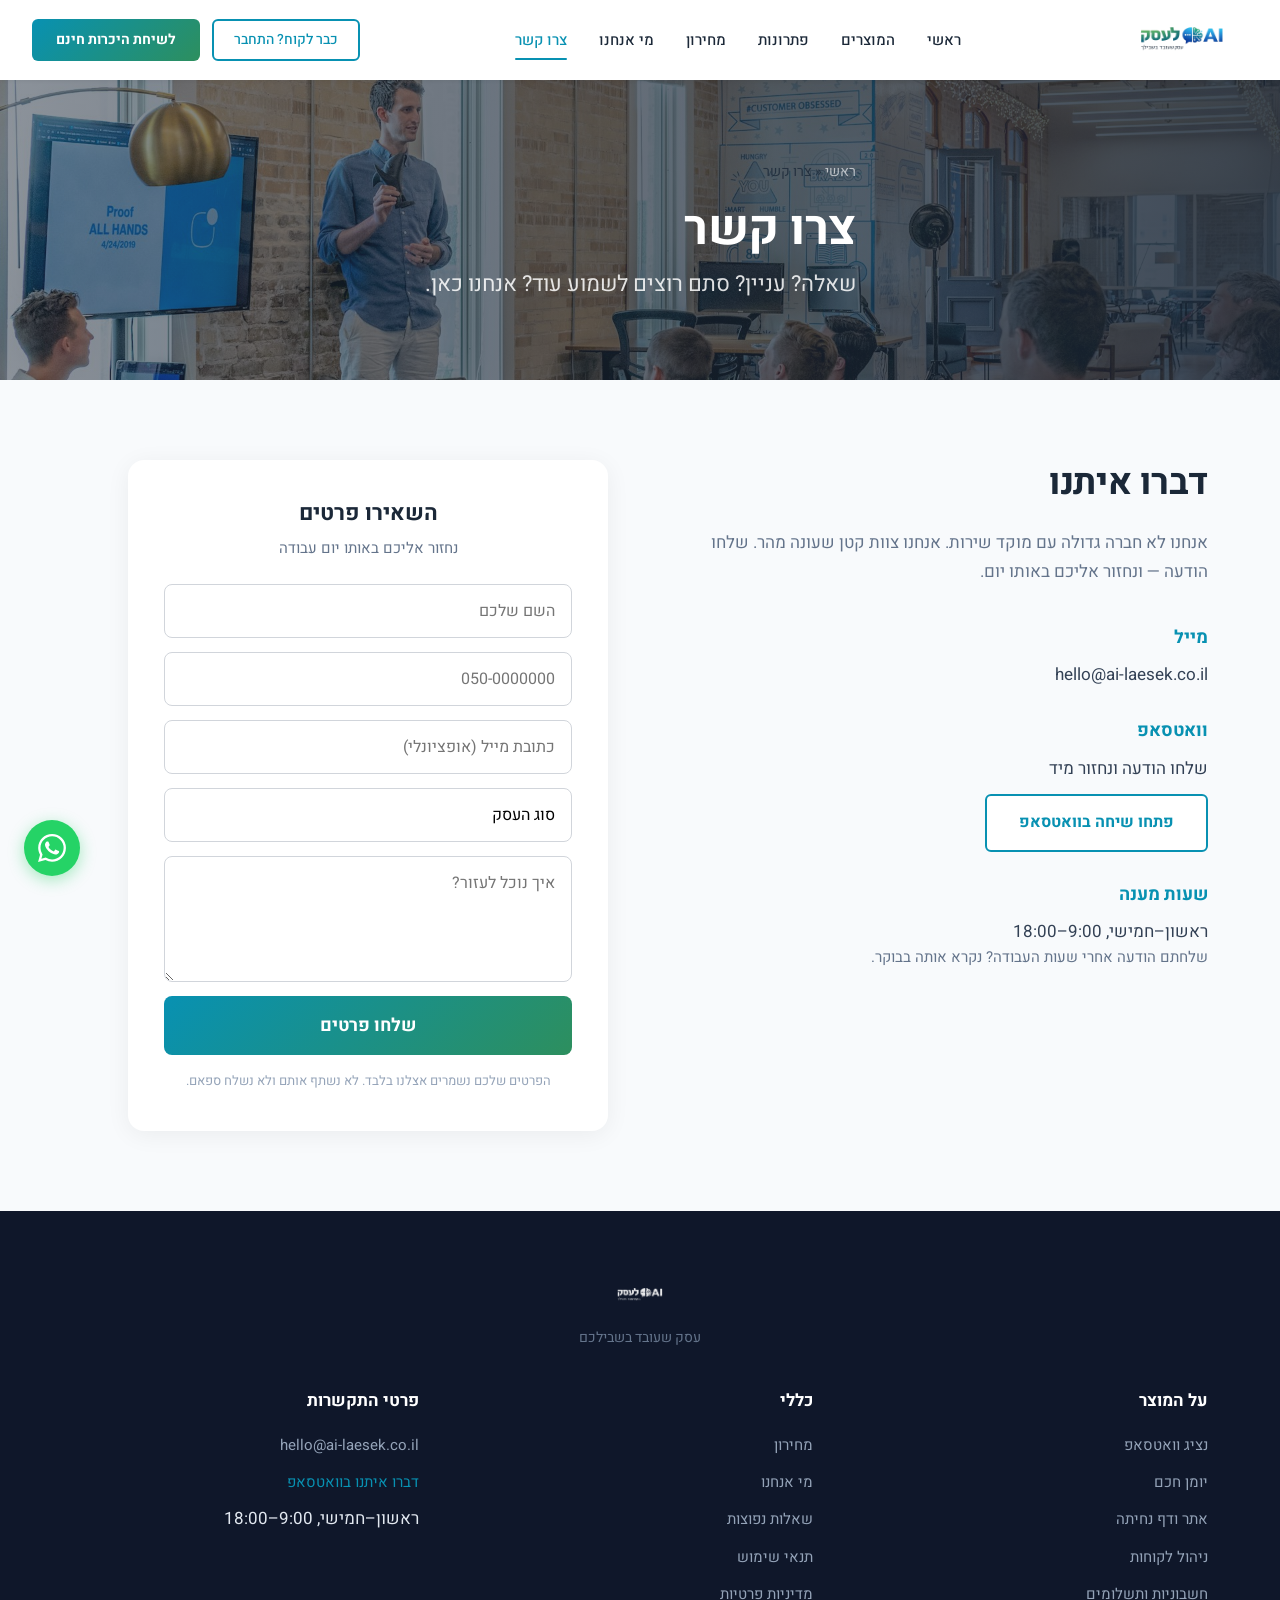
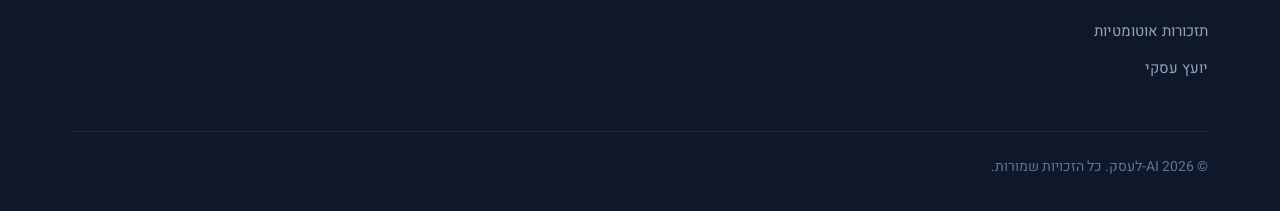
<file: contact.html>
<!DOCTYPE html>
<html lang="he" dir="rtl">
<head>
  <meta charset="UTF-8">
  <meta name="viewport" content="width=device-width, initial-scale=1.0">
  <title>צרו קשר — AI-לעסק</title>
  <meta name="description" content="רוצים לדבר? השאירו פרטים או שלחו הודעה בוואטסאפ. נחזור אליכם היום.">
  <link rel="icon" href="logo.png" type="image/png">
  <link href="https://fonts.googleapis.com/css2?family=Heebo:wght@300;400;500;700;800&display=swap" rel="stylesheet">
  <link rel="stylesheet" href="style.css">
</head>
<body>

  <!-- ===== Nav ===== -->
  <nav class="nav">
    <div class="container-wide">
      <a href="index.html" class="nav-brand">
        <img src="logo.png" alt="AI-לעסק" class="nav-logo">
      </a>
      <div class="nav-links" id="navLinks">
        <a href="index.html" class="nav-link">ראשי</a>
        <a href="products.html" class="nav-link">המוצרים</a>
        <a href="solutions.html" class="nav-link">פתרונות</a>
        <a href="pricing.html" class="nav-link">מחירון</a>
        <a href="about.html" class="nav-link">מי אנחנו</a>
        <a href="contact.html" class="nav-link active">צרו קשר</a>
      </div>
      <div class="nav-actions">
        <a href="#" class="nav-login">כבר לקוח? התחבר</a>
        <a href="#lead-form" class="btn btn-primary btn-sm">לשיחת היכרות חינם</a>
      </div>
      <button class="nav-toggle" onclick="document.getElementById('navLinks').classList.toggle('open')" aria-label="תפריט">
        <span></span><span></span><span></span>
      </button>
    </div>
  </nav>

  <!-- ===== Page Header ===== -->
  <section class="page-header" style="background-image: url('assets/images/hero-bg.jpg');">
    <div class="container">
      <p class="hero-breadcrumb"><a href="index.html">ראשי</a> &laquo; צרו קשר</p>
      <h1>צרו קשר</h1>
      <h3>שאלה? עניין? סתם רוצים לשמוע עוד? אנחנו כאן.</h3>
    </div>
  </section>

  <!-- ===== Contact Section ===== -->
  <section class="section-padding" style="background:#f8fafc;">
    <div class="container">
      <div style="display:grid; grid-template-columns:1fr 1fr; gap:64px; align-items:start;">

        <!-- Contact Info -->
        <div>
          <h2 style="margin-bottom:24px;">דברו איתנו</h2>
          <p style="color:#64748b; font-size:17px; line-height:1.7; margin-bottom:40px;">
            אנחנו לא חברה גדולה עם מוקד שירות. אנחנו צוות קטן שעונה מהר. שלחו הודעה — ונחזור אליכם באותו יום.
          </p>

          <div style="margin-bottom:32px;">
            <h4 style="margin-bottom:12px; color:#0891B2;">מייל</h4>
            <a href="mailto:hello@ai-laesek.co.il" style="font-size:17px; color:#334155;">hello@ai-laesek.co.il</a>
          </div>

          <div style="margin-bottom:32px;">
            <h4 style="margin-bottom:12px; color:#0891B2;">וואטסאפ</h4>
            <p style="font-size:17px; color:#334155;">שלחו הודעה ונחזור מיד</p>
            <a href="#" class="btn btn-secondary" style="margin-top:12px;">פתחו שיחה בוואטסאפ</a>
          </div>

          <div style="margin-bottom:32px;">
            <h4 style="margin-bottom:12px; color:#0891B2;">שעות מענה</h4>
            <p style="font-size:17px; color:#334155;">ראשון–חמישי, 9:00–18:00</p>
            <p style="font-size:15px; color:#64748b;">שלחתם הודעה אחרי שעות העבודה? נקרא אותה בבוקר.</p>
          </div>
        </div>

        <!-- Contact Form -->
        <div id="lead-form">
          <div class="form-container" style="margin:0;">
            <h3 style="text-align:center; margin-bottom:8px;">השאירו פרטים</h3>
            <p style="text-align:center; color:#64748b; font-size:15px; margin-bottom:24px;">נחזור אליכם באותו יום עבודה</p>
            <form>
              <input type="text" class="form-field" placeholder="השם שלכם" autocomplete="name">
              <input type="tel" class="form-field" placeholder="050-0000000" autocomplete="tel">
              <input type="email" class="form-field" placeholder="כתובת מייל (אופציונלי)" autocomplete="email">
              <select class="form-field">
                <option value="" disabled selected>סוג העסק</option>
                <option value="medical">רפואה / מרפאה</option>
                <option value="beauty">יופי וטיפוח</option>
                <option value="hair">מספרה</option>
                <option value="therapy">טיפול נפשי</option>
                <option value="physio">פיזיותרפיה / רפואה משלימה</option>
                <option value="fitness">כושר / יוגה / פילאטיס</option>
                <option value="home">שירותי בית</option>
                <option value="consulting">ייעוץ / עריכת דין / ראיית חשבון</option>
                <option value="teaching">הוראה פרטית</option>
                <option value="other">אחר</option>
              </select>
              <textarea class="form-field" rows="4" placeholder="איך נוכל לעזור?" style="resize:vertical;"></textarea>
              <button type="button" class="form-submit">שלחו פרטים</button>
              <p class="form-privacy">הפרטים שלכם נשמרים אצלנו בלבד. לא נשתף אותם ולא נשלח ספאם.</p>
            </form>
          </div>
        </div>

      </div>
    </div>
  </section>

  <!-- ===== Footer ===== -->
  <footer class="footer">
    <div class="container">
      <div style="text-align:center; margin-bottom:40px;">
        <img src="logo.png" alt="AI-לעסק" style="height:48px; margin:0 auto 8px; filter: brightness(0) invert(1); opacity:0.9;">
        <p style="font-size:14px; color:#64748b;">עסק שעובד בשבילכם</p>
      </div>
      <div class="footer-grid">
        <div class="footer-col"><h4>על המוצר</h4><ul><li><a href="products.html#whatsapp">נציג וואטסאפ</a></li><li><a href="products.html#calendar">יומן חכם</a></li><li><a href="products.html#website">אתר ודף נחיתה</a></li><li><a href="products.html#crm">ניהול לקוחות</a></li><li><a href="products.html#invoices">חשבוניות ותשלומים</a></li><li><a href="products.html#reminders">תזכורות אוטומטיות</a></li><li><a href="products.html#advisor">יועץ עסקי</a></li></ul></div>
        <div class="footer-col"><h4>כללי</h4><ul><li><a href="pricing.html">מחירון</a></li><li><a href="about.html">מי אנחנו</a></li><li><a href="#">שאלות נפוצות</a></li><li><a href="#">תנאי שימוש</a></li><li><a href="#">מדיניות פרטיות</a></li></ul></div>
        <div class="footer-col"><h4>פרטי התקשרות</h4><ul><li><a href="mailto:hello@ai-laesek.co.il">hello@ai-laesek.co.il</a></li><li><a href="#" style="color:#0891B2;">דברו איתנו בוואטסאפ</a></li><li>ראשון–חמישי, 9:00–18:00</li></ul></div>
      </div>
      <div class="footer-bottom"><span>&copy; 2026 AI-לעסק. כל הזכויות שמורות.</span><span></span></div>
    </div>
  </footer>

  <a href="#" class="wa-float" aria-label="WhatsApp"><svg width="28" height="28" viewBox="0 0 24 24" fill="white"><path d="M17.472 14.382c-.297-.149-1.758-.867-2.03-.967-.273-.099-.471-.148-.67.15-.197.297-.767.966-.94 1.164-.173.199-.347.223-.644.075-.297-.15-1.255-.463-2.39-1.475-.883-.788-1.48-1.761-1.653-2.059-.173-.297-.018-.458.13-.606.134-.133.298-.347.446-.52.149-.174.198-.298.298-.497.099-.198.05-.371-.025-.52-.075-.149-.669-1.612-.916-2.207-.242-.579-.487-.5-.669-.51-.173-.008-.371-.01-.57-.01-.198 0-.52.074-.792.372-.272.297-1.04 1.016-1.04 2.479 0 1.462 1.065 2.875 1.213 3.074.149.198 2.096 3.2 5.077 4.487.709.306 1.262.489 1.694.625.712.227 1.36.195 1.871.118.571-.085 1.758-.719 2.006-1.413.248-.694.248-1.289.173-1.413-.074-.124-.272-.198-.57-.347m-5.421 7.403h-.004a9.87 9.87 0 01-5.031-1.378l-.361-.214-3.741.982.998-3.648-.235-.374a9.86 9.86 0 01-1.51-5.26c.001-5.45 4.436-9.884 9.888-9.884 2.64 0 5.122 1.03 6.988 2.898a9.825 9.825 0 012.893 6.994c-.003 5.45-4.437 9.884-9.885 9.884m8.413-18.297A11.815 11.815 0 0012.05 0C5.495 0 .16 5.335.157 11.892c0 2.096.547 4.142 1.588 5.945L.057 24l6.305-1.654a11.882 11.882 0 005.683 1.448h.005c6.554 0 11.89-5.335 11.893-11.893a11.821 11.821 0 00-3.48-8.413z"/></svg></a>

</body>
</html>
</file>
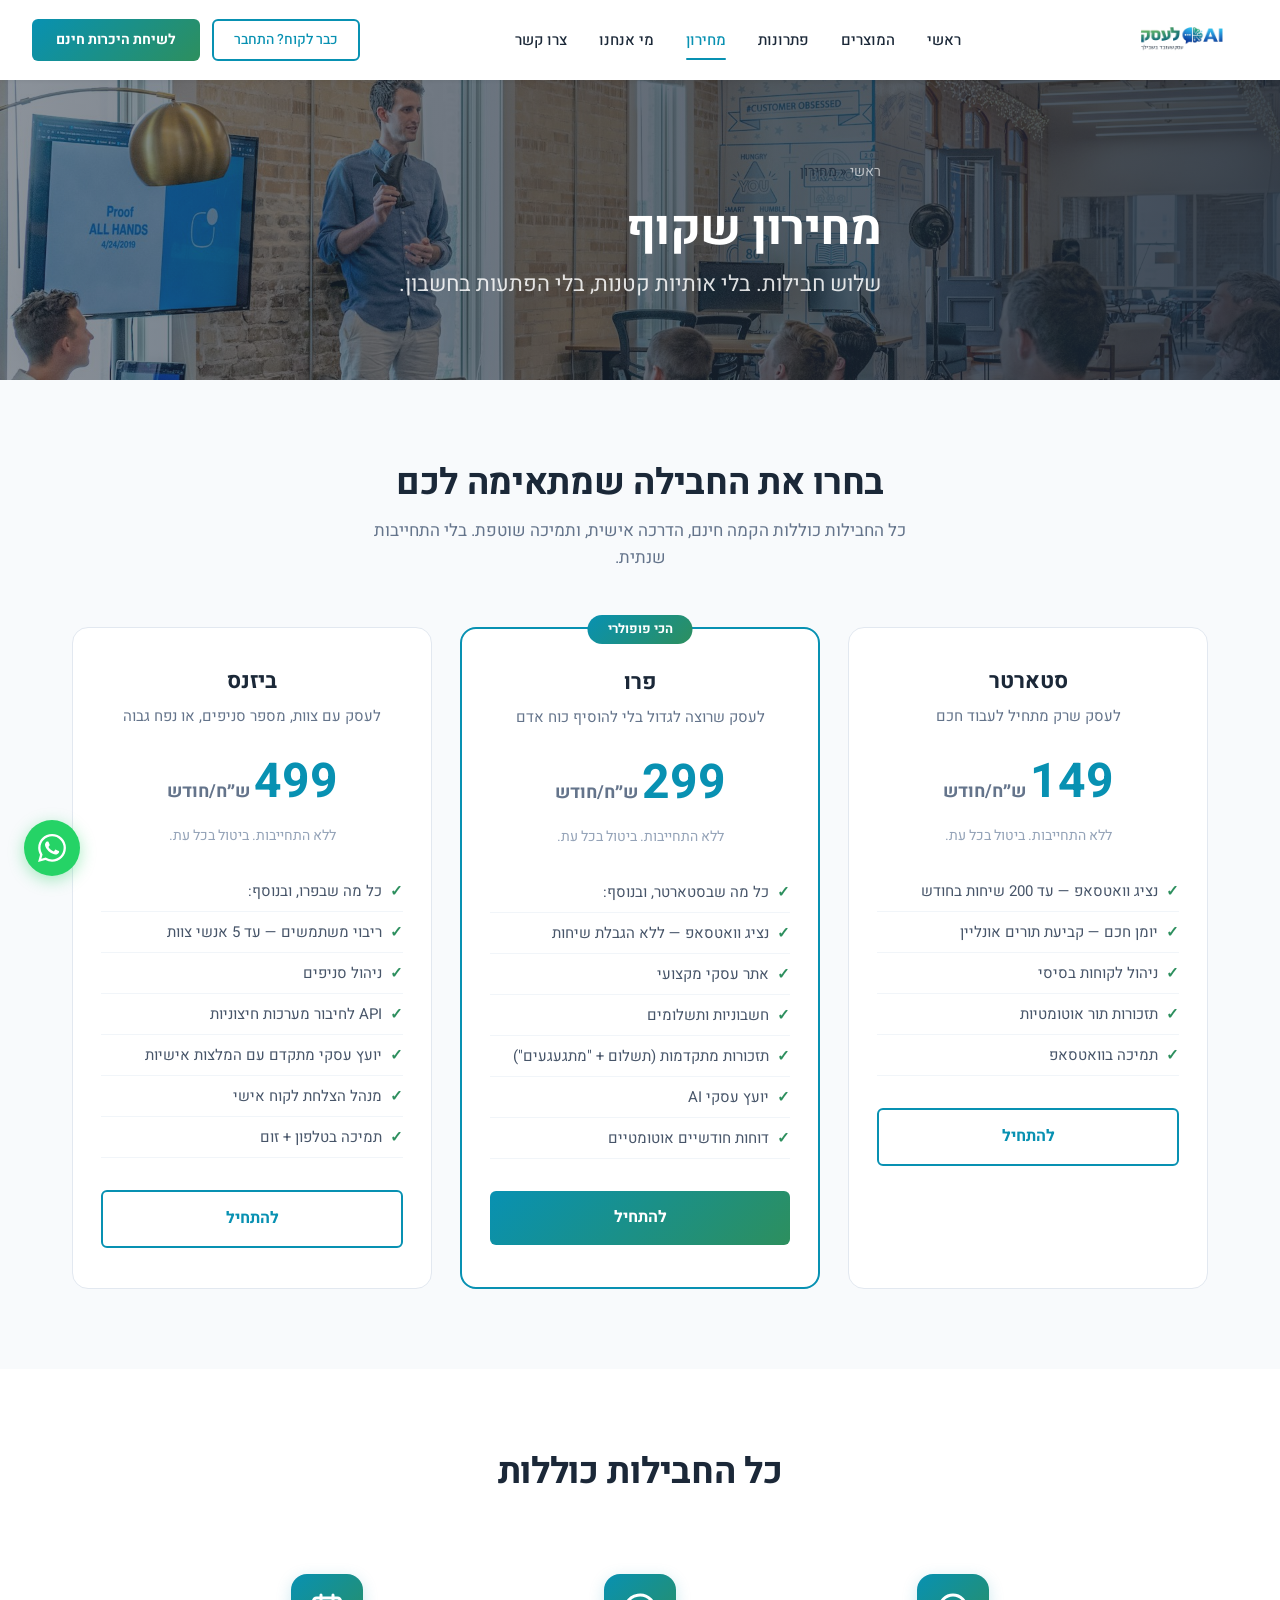
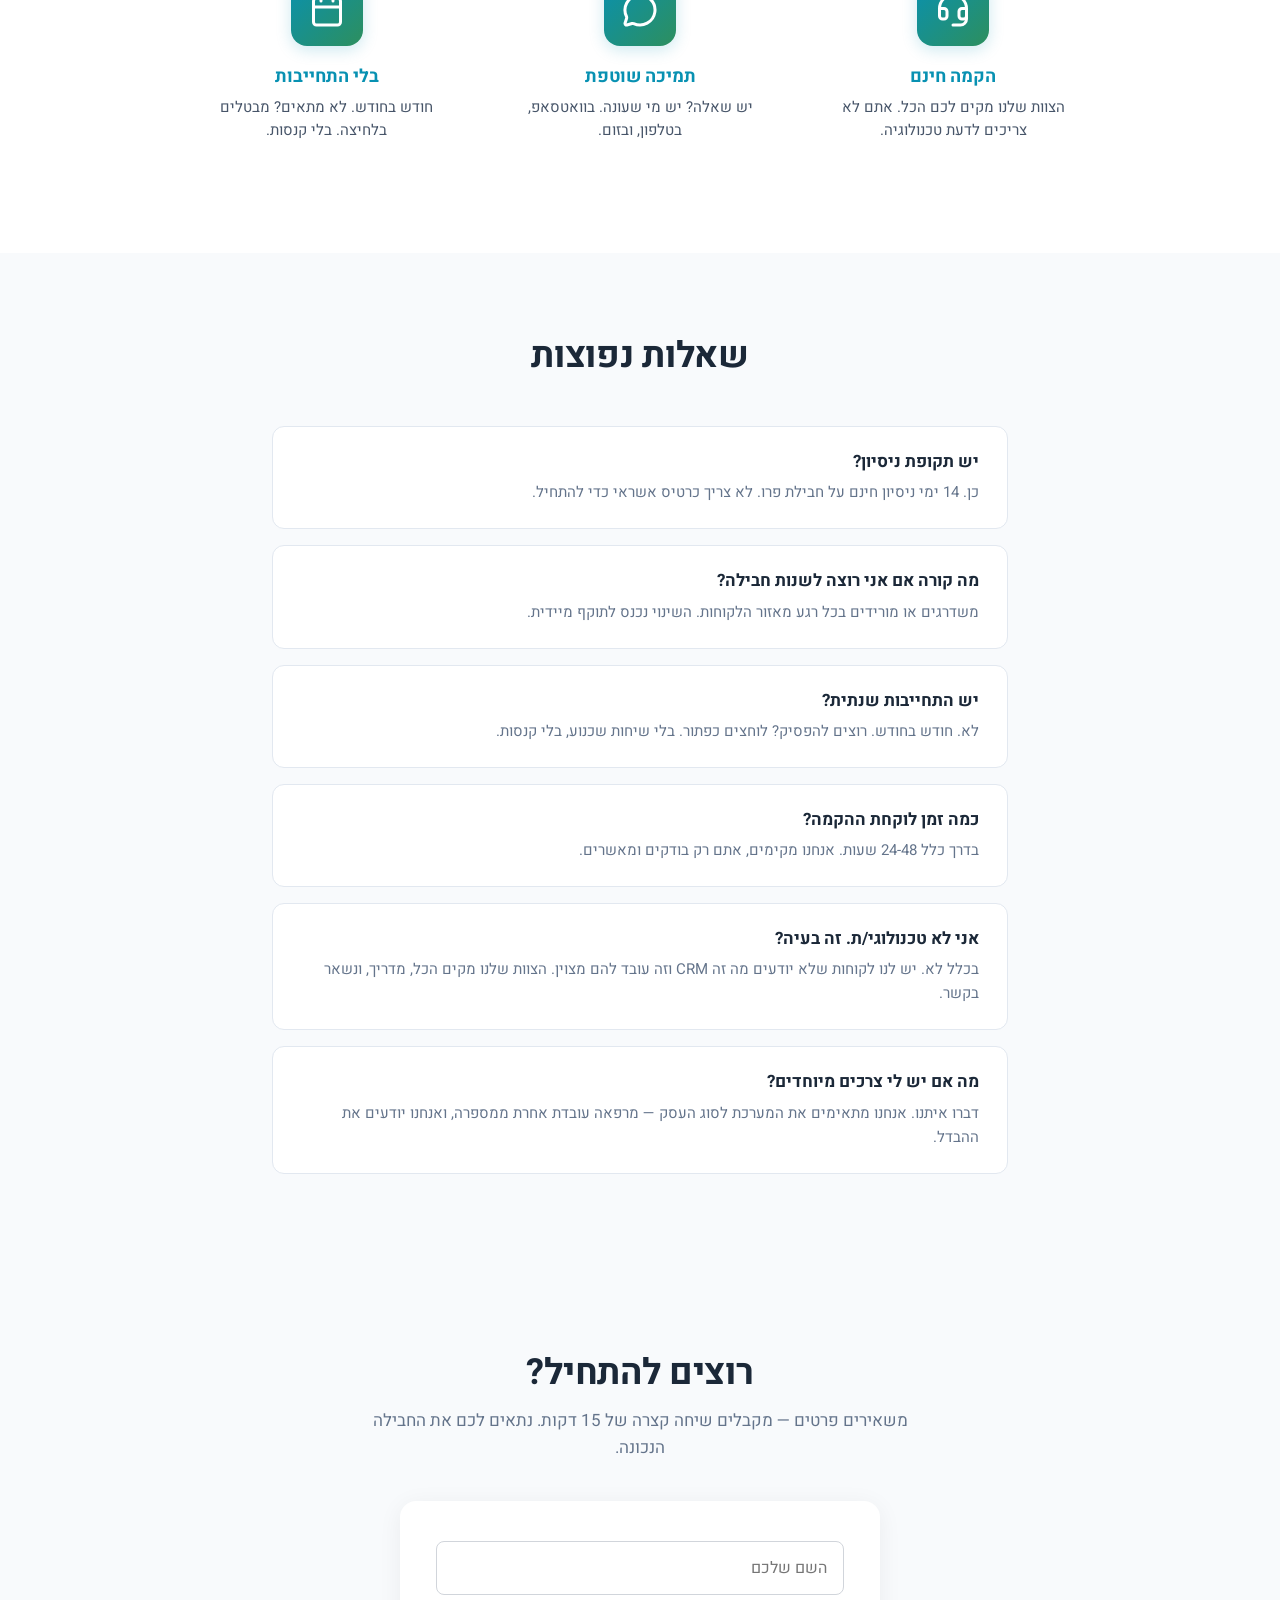
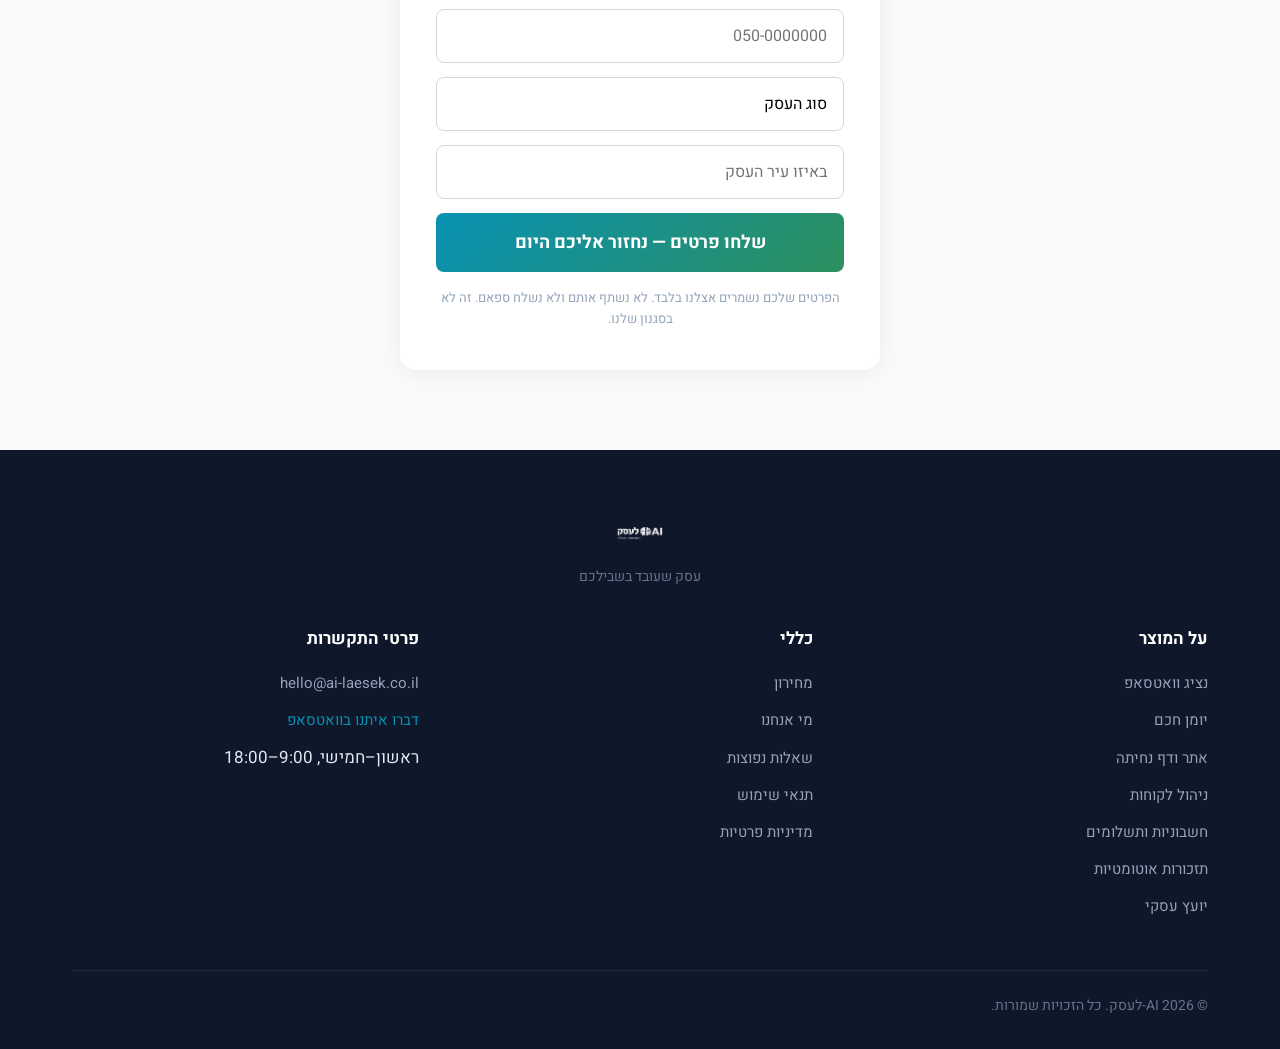
<file: pricing.html>
<!DOCTYPE html>
<html lang="he" dir="rtl">
<head>
  <meta charset="UTF-8">
  <meta name="viewport" content="width=device-width, initial-scale=1.0">
  <title>מחירון — AI-לעסק</title>
  <meta name="description" content="מחירון שקוף — שלוש חבילות, בלי הפתעות. מתחילים מ-149 ש״ח לחודש. כולל הקמה חינם.">
  <link rel="icon" href="logo.png" type="image/png">
  <link href="https://fonts.googleapis.com/css2?family=Heebo:wght@300;400;500;700;800&display=swap" rel="stylesheet">
  <link rel="stylesheet" href="style.css">
</head>
<body>

  <!-- ===== Nav ===== -->
  <nav class="nav">
    <div class="container-wide">
      <a href="index.html" class="nav-brand">
        <img src="logo.png" alt="AI-לעסק" class="nav-logo">
      </a>
      <div class="nav-links" id="navLinks">
        <a href="index.html" class="nav-link">ראשי</a>
        <a href="products.html" class="nav-link">המוצרים</a>
        <a href="solutions.html" class="nav-link">פתרונות</a>
        <a href="pricing.html" class="nav-link active">מחירון</a>
        <a href="about.html" class="nav-link">מי אנחנו</a>
        <a href="contact.html" class="nav-link">צרו קשר</a>
      </div>
      <div class="nav-actions">
        <a href="#" class="nav-login">כבר לקוח? התחבר</a>
        <a href="#lead-form" class="btn btn-primary btn-sm">לשיחת היכרות חינם</a>
      </div>
      <button class="nav-toggle" onclick="document.getElementById('navLinks').classList.toggle('open')" aria-label="תפריט">
        <span></span><span></span><span></span>
      </button>
    </div>
  </nav>

  <!-- ===== Page Header ===== -->
  <section class="page-header" style="background-image: url('assets/images/hero-bg.jpg');">
    <div class="container">
      <p class="hero-breadcrumb"><a href="index.html">ראשי</a> &laquo; מחירון</p>
      <h1>מחירון שקוף</h1>
      <h3>שלוש חבילות. בלי אותיות קטנות, בלי הפתעות בחשבון.</h3>
    </div>
  </section>

  <!-- ===== Pricing Cards ===== -->
  <section class="section-padding" style="background:#f8fafc;">
    <div class="container">
      <h2 class="text-center" style="margin-bottom:12px;">בחרו את החבילה שמתאימה לכם</h2>
      <p class="text-center" style="color:#64748b; font-size:17px; margin-bottom:56px; max-width:560px; margin-inline:auto;">כל החבילות כוללות הקמה חינם, הדרכה אישית, ותמיכה שוטפת. בלי התחייבות שנתית.</p>

      <div class="pricing-grid">
        <!-- Starter -->
        <div class="pricing-card">
          <h3>סטארטר</h3>
          <p style="color:#64748b; font-size:15px;">לעסק שרק מתחיל לעבוד חכם</p>
          <div class="pricing-price">149<span> ש״ח/חודש</span></div>
          <p class="pricing-period">ללא התחייבות. ביטול בכל עת.</p>
          <ul class="pricing-features">
            <li>נציג וואטסאפ — עד 200 שיחות בחודש</li>
            <li>יומן חכם — קביעת תורים אונליין</li>
            <li>ניהול לקוחות בסיסי</li>
            <li>תזכורות תור אוטומטיות</li>
            <li>תמיכה בוואטסאפ</li>
          </ul>
          <a href="#lead-form" class="btn btn-secondary" style="width:100%;">להתחיל</a>
        </div>

        <!-- Pro (Featured) -->
        <div class="pricing-card featured" data-badge="הכי פופולרי">
          <h3>פרו</h3>
          <p style="color:#64748b; font-size:15px;">לעסק שרוצה לגדול בלי להוסיף כוח אדם</p>
          <div class="pricing-price">299<span> ש״ח/חודש</span></div>
          <p class="pricing-period">ללא התחייבות. ביטול בכל עת.</p>
          <ul class="pricing-features">
            <li>כל מה שבסטארטר, ובנוסף:</li>
            <li>נציג וואטסאפ — ללא הגבלת שיחות</li>
            <li>אתר עסקי מקצועי</li>
            <li>חשבוניות ותשלומים</li>
            <li>תזכורות מתקדמות (תשלום + "מתגעגעים")</li>
            <li>יועץ עסקי AI</li>
            <li>דוחות חודשיים אוטומטיים</li>
          </ul>
          <a href="#lead-form" class="btn btn-primary" style="width:100%;">להתחיל</a>
        </div>

        <!-- Business -->
        <div class="pricing-card">
          <h3>ביזנס</h3>
          <p style="color:#64748b; font-size:15px;">לעסק עם צוות, מספר סניפים, או נפח גבוה</p>
          <div class="pricing-price">499<span> ש״ח/חודש</span></div>
          <p class="pricing-period">ללא התחייבות. ביטול בכל עת.</p>
          <ul class="pricing-features">
            <li>כל מה שבפרו, ובנוסף:</li>
            <li>ריבוי משתמשים — עד 5 אנשי צוות</li>
            <li>ניהול סניפים</li>
            <li>API לחיבור מערכות חיצוניות</li>
            <li>יועץ עסקי מתקדם עם המלצות אישיות</li>
            <li>מנהל הצלחת לקוח אישי</li>
            <li>תמיכה בטלפון + זום</li>
          </ul>
          <a href="#lead-form" class="btn btn-secondary" style="width:100%;">להתחיל</a>
        </div>
      </div>
    </div>
  </section>

  <!-- ===== All Plans Include ===== -->
  <section class="section-padding" style="background:#FFFFFF;">
    <div class="container text-center">
      <h2 style="margin-bottom:48px;">כל החבילות כוללות</h2>
      <div class="features-grid features-grid-5" style="max-width:900px; margin:0 auto;">
        <div class="feature-card">
          <div class="feature-icon">
            <img src="assets/icons/icon-support.svg" alt="">
          </div>
          <h4>הקמה חינם</h4>
          <p>הצוות שלנו מקים לכם הכל. אתם לא צריכים לדעת טכנולוגיה.</p>
        </div>
        <div class="feature-card">
          <div class="feature-icon">
            <img src="assets/icons/icon-chat.svg" alt="">
          </div>
          <h4>תמיכה שוטפת</h4>
          <p>יש שאלה? יש מי שעונה. בוואטסאפ, בטלפון, ובזום.</p>
        </div>
        <div class="feature-card">
          <div class="feature-icon">
            <img src="assets/icons/icon-calendar.svg" alt="">
          </div>
          <h4>בלי התחייבות</h4>
          <p>חודש בחודש. לא מתאים? מבטלים בלחיצה. בלי קנסות.</p>
        </div>
      </div>
    </div>
  </section>

  <!-- ===== FAQ ===== -->
  <section class="section-padding" style="background:#f8fafc;">
    <div class="container" style="max-width:800px;">
      <h2 class="text-center" style="margin-bottom:48px;">שאלות נפוצות</h2>

      <div class="faq-item">
        <h4 class="faq-question">יש תקופת ניסיון?</h4>
        <p class="faq-answer">כן. 14 ימי ניסיון חינם על חבילת פרו. לא צריך כרטיס אשראי כדי להתחיל.</p>
      </div>

      <div class="faq-item">
        <h4 class="faq-question">מה קורה אם אני רוצה לשנות חבילה?</h4>
        <p class="faq-answer">משדרגים או מורידים בכל רגע מאזור הלקוחות. השינוי נכנס לתוקף מיידית.</p>
      </div>

      <div class="faq-item">
        <h4 class="faq-question">יש התחייבות שנתית?</h4>
        <p class="faq-answer">לא. חודש בחודש. רוצים להפסיק? לוחצים כפתור. בלי שיחות שכנוע, בלי קנסות.</p>
      </div>

      <div class="faq-item">
        <h4 class="faq-question">כמה זמן לוקחת ההקמה?</h4>
        <p class="faq-answer">בדרך כלל 24-48 שעות. אנחנו מקימים, אתם רק בודקים ומאשרים.</p>
      </div>

      <div class="faq-item">
        <h4 class="faq-question">אני לא טכנולוגי/ת. זה בעיה?</h4>
        <p class="faq-answer">בכלל לא. יש לנו לקוחות שלא יודעים מה זה CRM וזה עובד להם מצוין. הצוות שלנו מקים הכל, מדריך, ונשאר בקשר.</p>
      </div>

      <div class="faq-item">
        <h4 class="faq-question">מה אם יש לי צרכים מיוחדים?</h4>
        <p class="faq-answer">דברו איתנו. אנחנו מתאימים את המערכת לסוג העסק — מרפאה עובדת אחרת ממספרה, ואנחנו יודעים את ההבדל.</p>
      </div>
    </div>
  </section>

  <!-- ===== Lead Form ===== -->
  <section id="lead-form" class="lead-form-section section-padding">
    <div class="container text-center">
      <h2>רוצים להתחיל?</h2>
      <p class="lead-form-sub">משאירים פרטים — מקבלים שיחה קצרה של 15 דקות. נתאים לכם את החבילה הנכונה.</p>
      <div class="form-container">
        <form>
          <input type="text" class="form-field" placeholder="השם שלכם" autocomplete="name">
          <input type="tel" class="form-field" placeholder="050-0000000" autocomplete="tel">
          <select class="form-field">
            <option value="" disabled selected>סוג העסק</option>
            <option value="medical">רפואה / מרפאה</option>
            <option value="beauty">יופי וטיפוח</option>
            <option value="hair">מספרה</option>
            <option value="therapy">טיפול נפשי</option>
            <option value="physio">פיזיותרפיה / רפואה משלימה</option>
            <option value="fitness">כושר / יוגה / פילאטיס</option>
            <option value="home">שירותי בית</option>
            <option value="consulting">ייעוץ / עריכת דין / ראיית חשבון</option>
            <option value="teaching">הוראה פרטית</option>
            <option value="other">אחר</option>
          </select>
          <input type="text" class="form-field" placeholder="באיזו עיר העסק" autocomplete="address-level2">
          <button type="button" class="form-submit">שלחו פרטים — נחזור אליכם היום</button>
          <p class="form-privacy">הפרטים שלכם נשמרים אצלנו בלבד. לא נשתף אותם ולא נשלח ספאם. זה לא בסגנון שלנו.</p>
        </form>
      </div>
    </div>
  </section>

  <!-- ===== Footer ===== -->
  <footer class="footer">
    <div class="container">
      <div style="text-align:center; margin-bottom:40px;">
        <img src="logo.png" alt="AI-לעסק" style="height:48px; margin:0 auto 8px; filter: brightness(0) invert(1); opacity:0.9;">
        <p style="font-size:14px; color:#64748b;">עסק שעובד בשבילכם</p>
      </div>
      <div class="footer-grid">
        <div class="footer-col">
          <h4>על המוצר</h4>
          <ul>
            <li><a href="products.html#whatsapp">נציג וואטסאפ</a></li>
            <li><a href="products.html#calendar">יומן חכם</a></li>
            <li><a href="products.html#website">אתר ודף נחיתה</a></li>
            <li><a href="products.html#crm">ניהול לקוחות</a></li>
            <li><a href="products.html#invoices">חשבוניות ותשלומים</a></li>
            <li><a href="products.html#reminders">תזכורות אוטומטיות</a></li>
            <li><a href="products.html#advisor">יועץ עסקי</a></li>
          </ul>
        </div>
        <div class="footer-col">
          <h4>כללי</h4>
          <ul>
            <li><a href="pricing.html">מחירון</a></li>
            <li><a href="about.html">מי אנחנו</a></li>
            <li><a href="#">שאלות נפוצות</a></li>
            <li><a href="#">תנאי שימוש</a></li>
            <li><a href="#">מדיניות פרטיות</a></li>
          </ul>
        </div>
        <div class="footer-col">
          <h4>פרטי התקשרות</h4>
          <ul>
            <li><a href="mailto:hello@ai-laesek.co.il">hello@ai-laesek.co.il</a></li>
            <li><a href="#" style="color:#0891B2;">דברו איתנו בוואטסאפ</a></li>
            <li>ראשון–חמישי, 9:00–18:00</li>
          </ul>
        </div>
      </div>
      <div class="footer-bottom">
        <span>&copy; 2026 AI-לעסק. כל הזכויות שמורות.</span>
        <span></span>
      </div>
    </div>
  </footer>

  <!-- ===== WhatsApp Float ===== -->
  <a href="#" class="wa-float" aria-label="WhatsApp">
    <svg width="28" height="28" viewBox="0 0 24 24" fill="white"><path d="M17.472 14.382c-.297-.149-1.758-.867-2.03-.967-.273-.099-.471-.148-.67.15-.197.297-.767.966-.94 1.164-.173.199-.347.223-.644.075-.297-.15-1.255-.463-2.39-1.475-.883-.788-1.48-1.761-1.653-2.059-.173-.297-.018-.458.13-.606.134-.133.298-.347.446-.52.149-.174.198-.298.298-.497.099-.198.05-.371-.025-.52-.075-.149-.669-1.612-.916-2.207-.242-.579-.487-.5-.669-.51-.173-.008-.371-.01-.57-.01-.198 0-.52.074-.792.372-.272.297-1.04 1.016-1.04 2.479 0 1.462 1.065 2.875 1.213 3.074.149.198 2.096 3.2 5.077 4.487.709.306 1.262.489 1.694.625.712.227 1.36.195 1.871.118.571-.085 1.758-.719 2.006-1.413.248-.694.248-1.289.173-1.413-.074-.124-.272-.198-.57-.347m-5.421 7.403h-.004a9.87 9.87 0 01-5.031-1.378l-.361-.214-3.741.982.998-3.648-.235-.374a9.86 9.86 0 01-1.51-5.26c.001-5.45 4.436-9.884 9.888-9.884 2.64 0 5.122 1.03 6.988 2.898a9.825 9.825 0 012.893 6.994c-.003 5.45-4.437 9.884-9.885 9.884m8.413-18.297A11.815 11.815 0 0012.05 0C5.495 0 .16 5.335.157 11.892c0 2.096.547 4.142 1.588 5.945L.057 24l6.305-1.654a11.882 11.882 0 005.683 1.448h.005c6.554 0 11.89-5.335 11.893-11.893a11.821 11.821 0 00-3.48-8.413z"/></svg>
  </a>

</body>
</html>
</file>
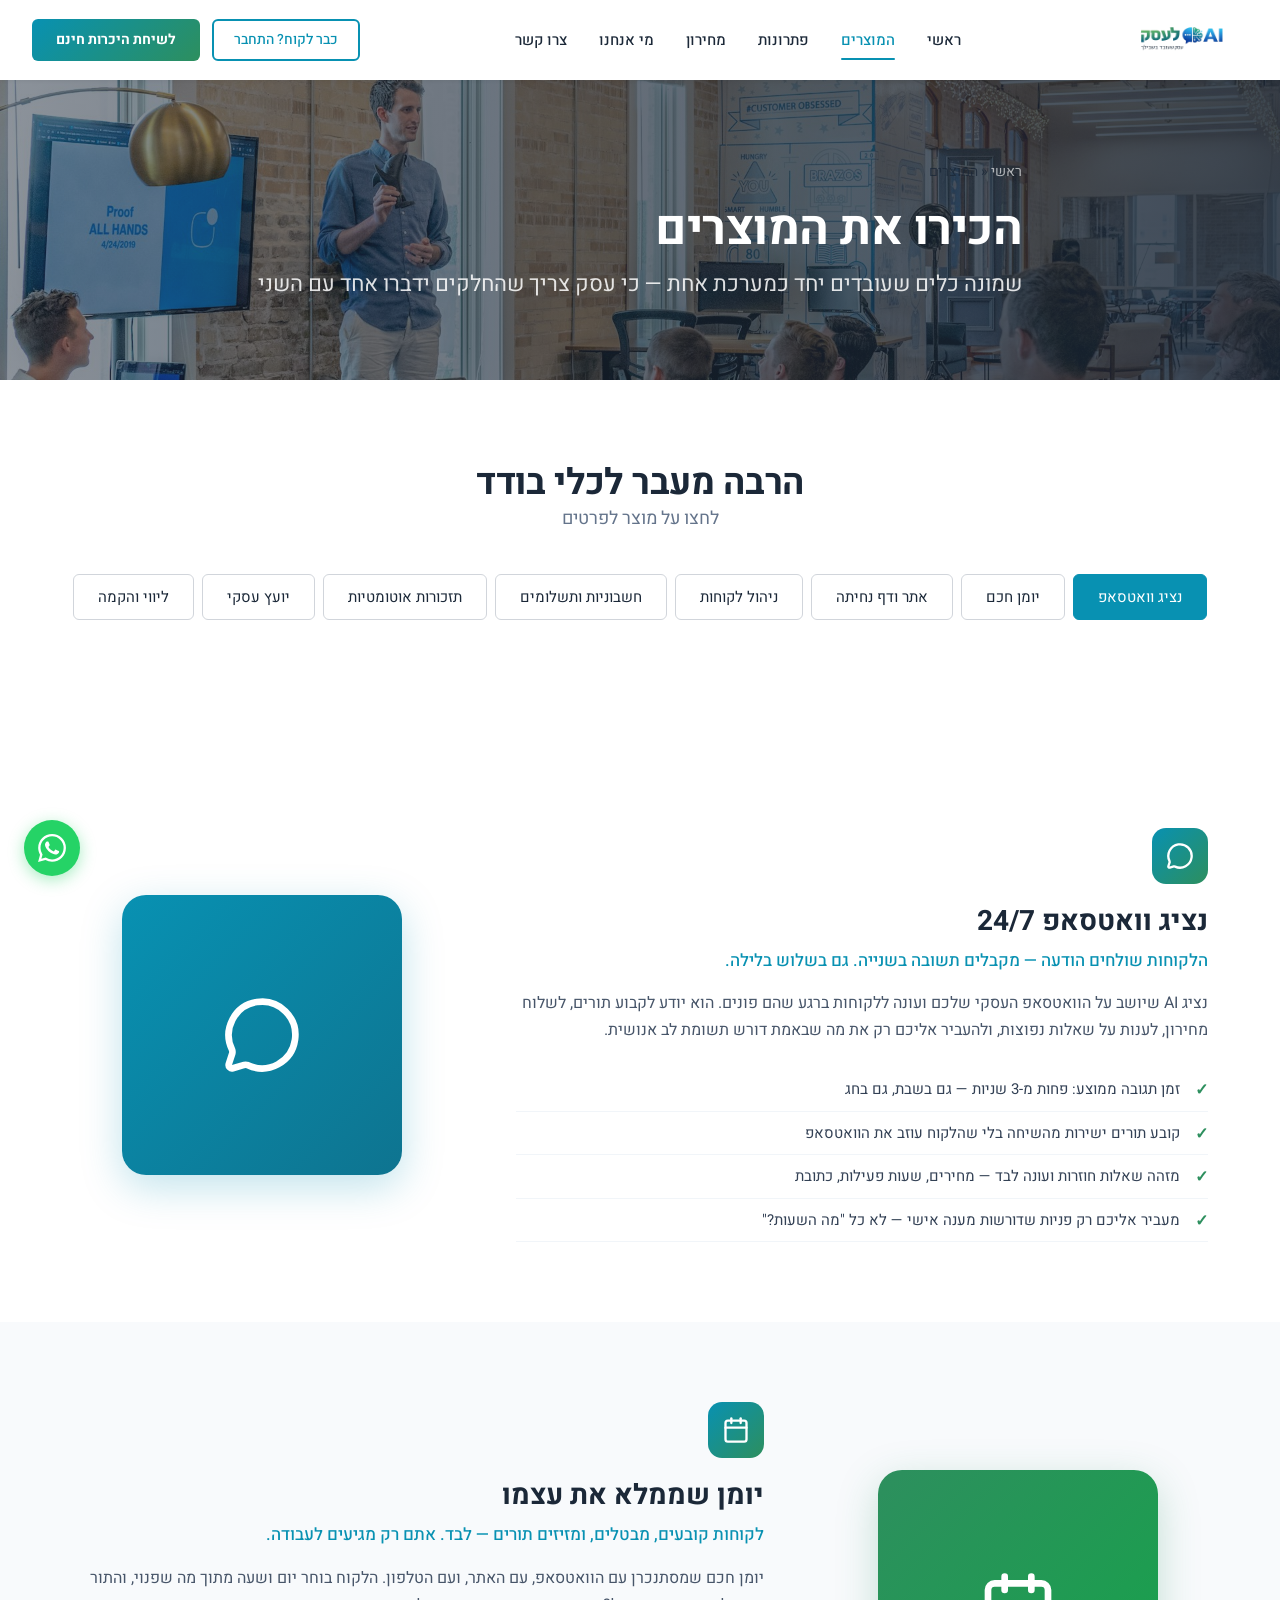
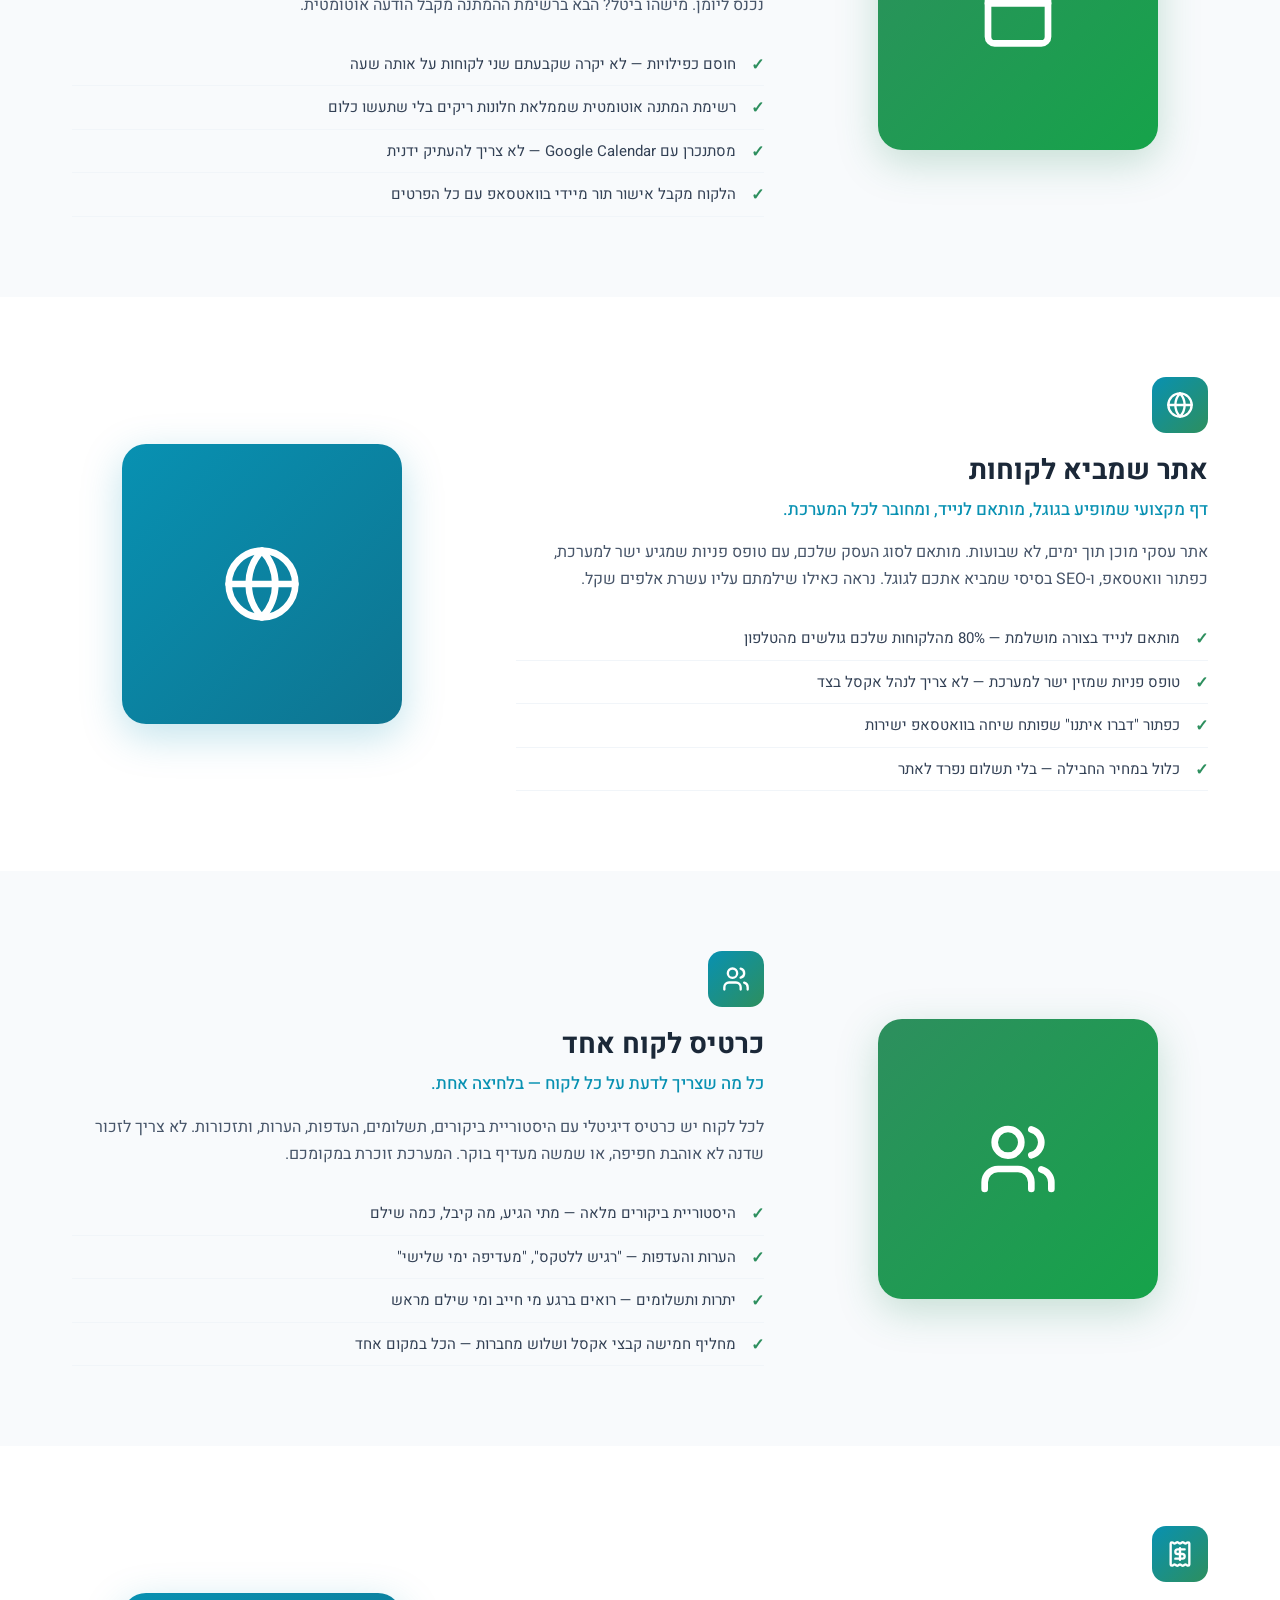
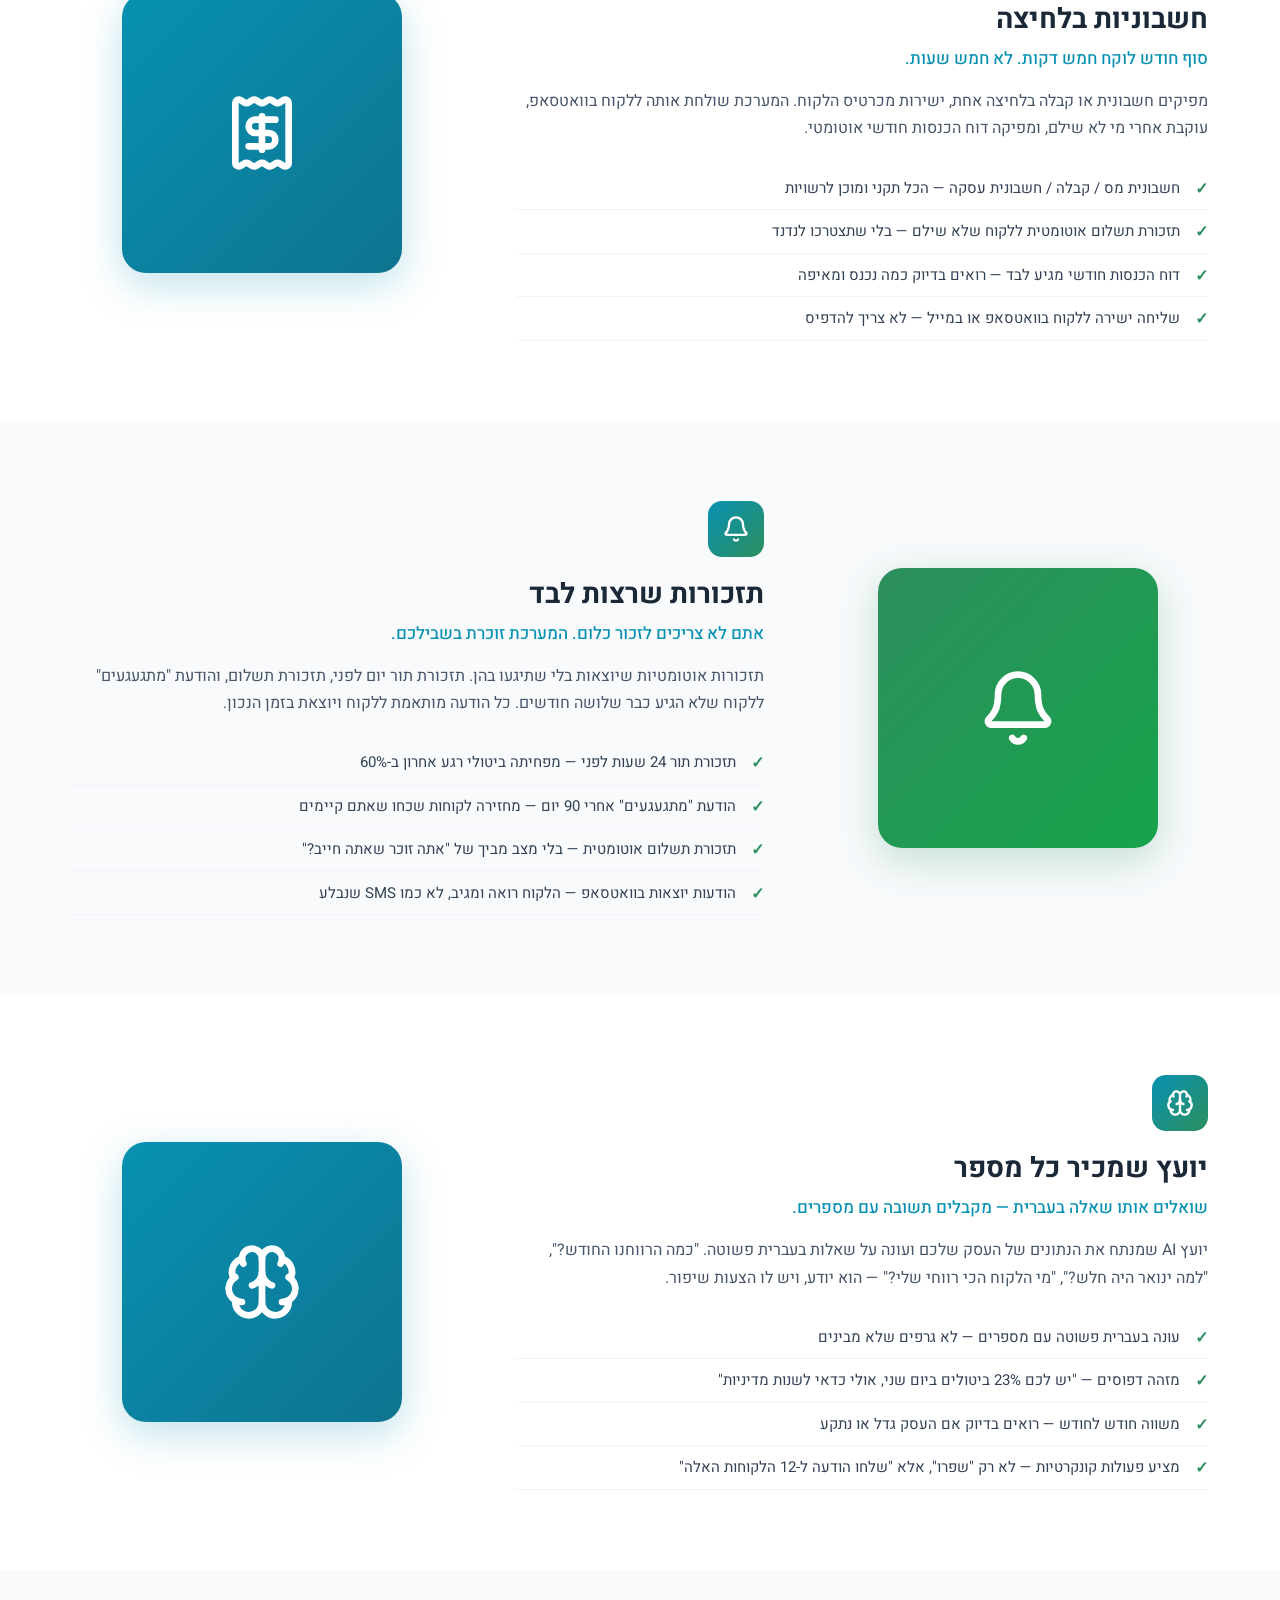
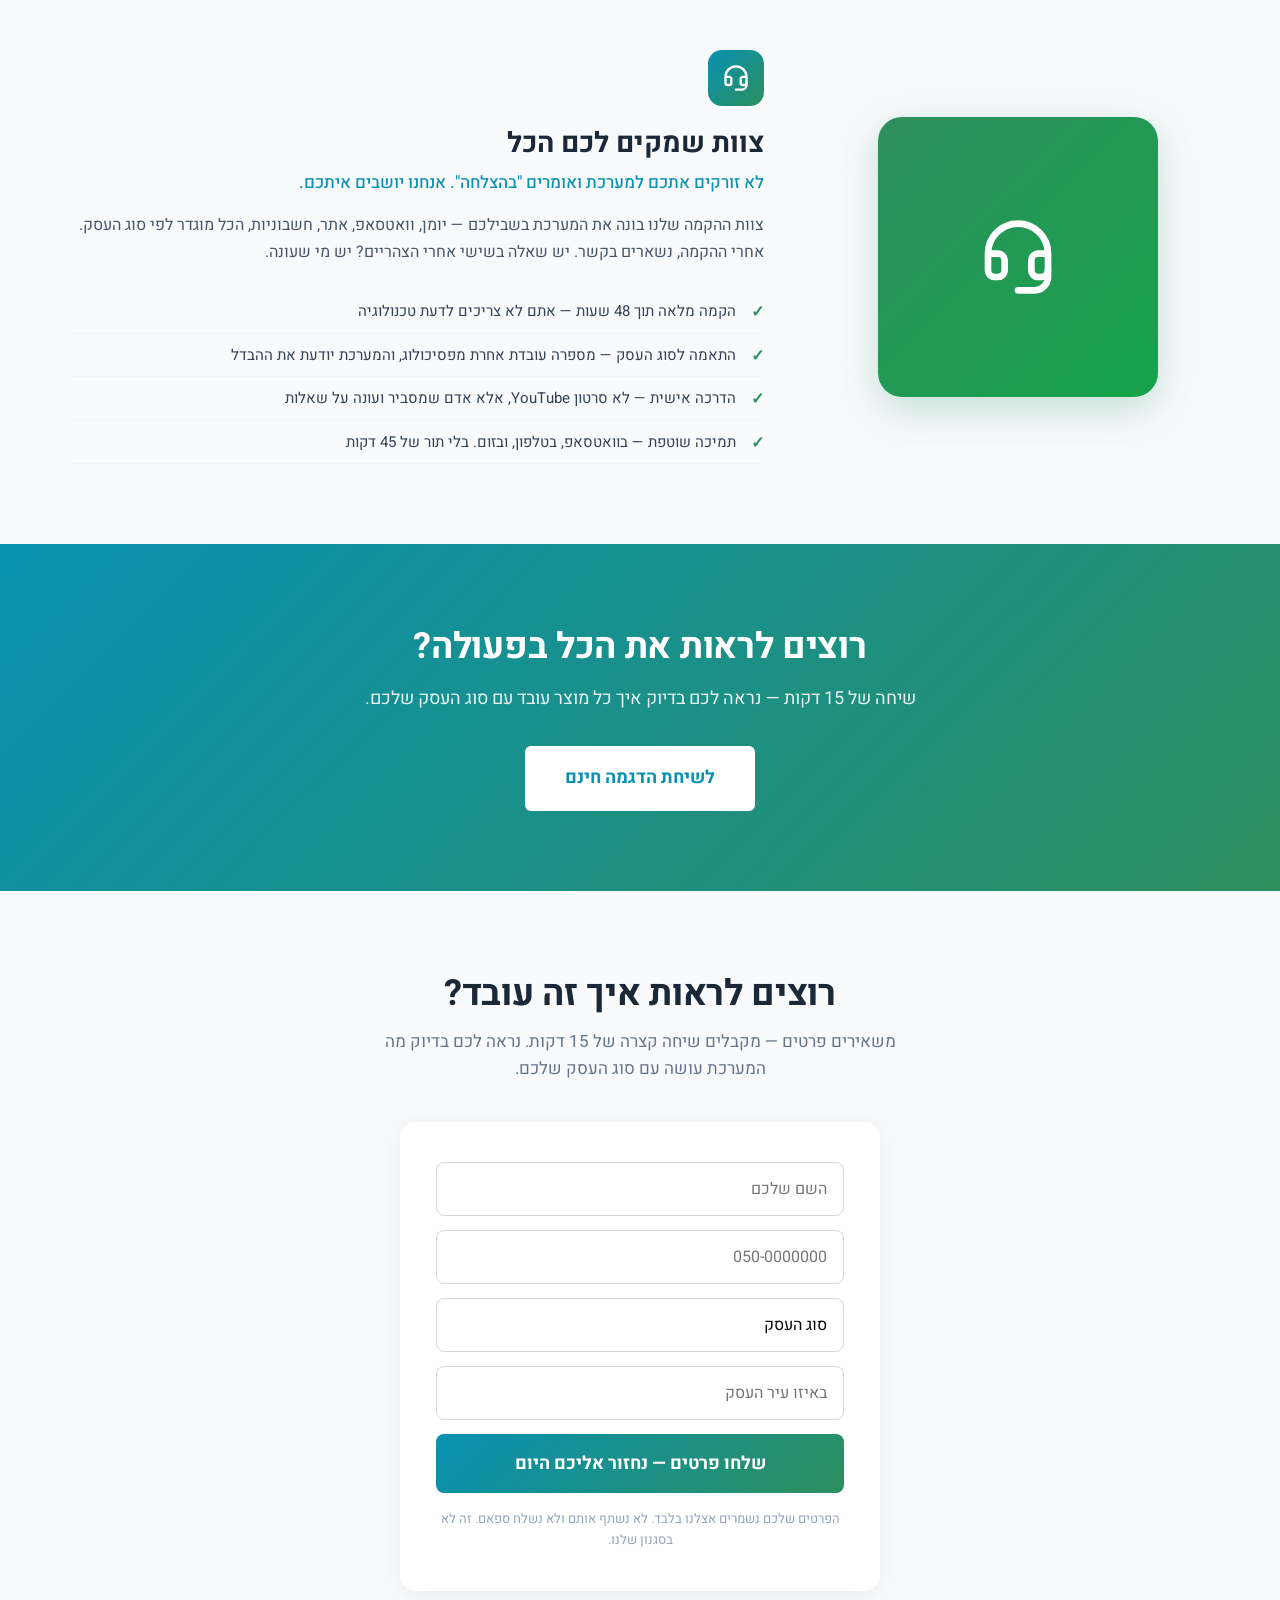
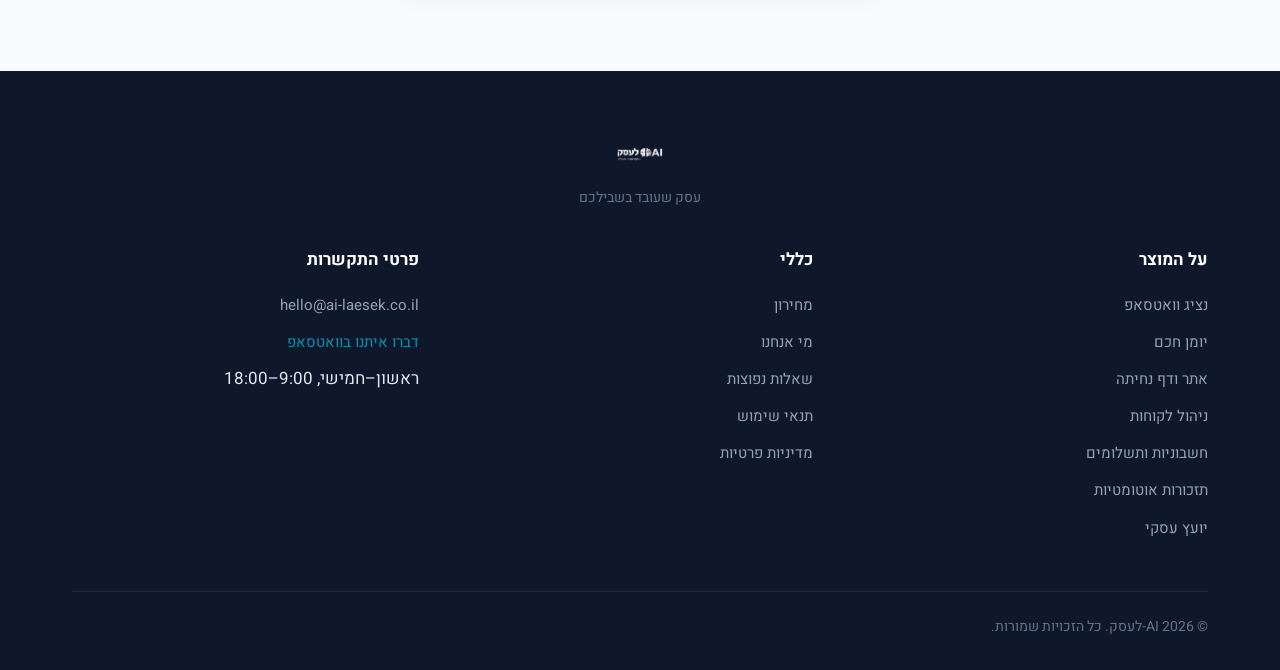
<file: products.html>
<!DOCTYPE html>
<html lang="he" dir="rtl">
<head>
  <meta charset="UTF-8">
  <meta name="viewport" content="width=device-width, initial-scale=1.0">
  <title>המוצרים — AI-לעסק</title>
  <meta name="description" content="כל הכלים שצריך כדי לנהל עסק — וואטסאפ, יומן, חשבוניות, CRM, תזכורות, יועץ עסקי ועוד. הכל במקום אחד.">
  <link rel="icon" href="logo.png" type="image/png">
  <link href="https://fonts.googleapis.com/css2?family=Heebo:wght@300;400;500;700;800&display=swap" rel="stylesheet">
  <link rel="stylesheet" href="style.css">
</head>
<body>

  <!-- ===== Nav ===== -->
  <nav class="nav">
    <div class="container-wide">
      <a href="index.html" class="nav-brand">
        <img src="logo.png" alt="AI-לעסק" class="nav-logo">
      </a>
      <div class="nav-links" id="navLinks">
        <a href="index.html" class="nav-link">ראשי</a>
        <a href="products.html" class="nav-link active">המוצרים</a>
        <a href="solutions.html" class="nav-link">פתרונות</a>
        <a href="pricing.html" class="nav-link">מחירון</a>
        <a href="about.html" class="nav-link">מי אנחנו</a>
        <a href="contact.html" class="nav-link">צרו קשר</a>
      </div>
      <div class="nav-actions">
        <a href="#" class="nav-login">כבר לקוח? התחבר</a>
        <a href="#lead-form" class="btn btn-primary btn-sm">לשיחת היכרות חינם</a>
      </div>
      <button class="nav-toggle" onclick="document.getElementById('navLinks').classList.toggle('open')" aria-label="תפריט">
        <span></span><span></span><span></span>
      </button>
    </div>
  </nav>

  <!-- ===== Page Header ===== -->
  <section class="page-header" style="background-image: url('assets/images/hero-bg.jpg');">
    <div class="container">
      <p class="hero-breadcrumb"><a href="index.html">ראשי</a> &laquo; המוצרים</p>
      <h1>הכירו את המוצרים</h1>
      <h3>שמונה כלים שעובדים יחד כמערכת אחת — כי עסק צריך שהחלקים ידברו אחד עם השני</h3>
    </div>
  </section>

  <!-- ===== Product Tabs ===== -->
  <section class="section-padding" style="background:#FFFFFF;">
    <div class="container text-center">
      <h2>הרבה מעבר לכלי בודד</h2>
      <p style="color:#64748b; font-size:18px; margin-bottom:40px;">לחצו על מוצר לפרטים</p>
      <div class="tabs">
        <a href="#whatsapp" class="tab active">נציג וואטסאפ</a>
        <a href="#calendar" class="tab">יומן חכם</a>
        <a href="#website" class="tab">אתר ודף נחיתה</a>
        <a href="#crm" class="tab">ניהול לקוחות</a>
        <a href="#invoices" class="tab">חשבוניות ותשלומים</a>
        <a href="#reminders" class="tab">תזכורות אוטומטיות</a>
        <a href="#advisor" class="tab">יועץ עסקי</a>
        <a href="#setup" class="tab">ליווי והקמה</a>
      </div>
    </div>
  </section>

  <!-- ===== Product 1: WhatsApp ===== -->
  <section id="whatsapp" class="product-section section-padding">
    <div class="container">
      <div class="product-row">
        <div class="product-text">
          <div class="product-icon-inline">
            <img src="assets/icons/icon-chat.svg" alt="">
          </div>
          <h3>נציג וואטסאפ 24/7</h3>
          <p class="product-tagline">הלקוחות שולחים הודעה — מקבלים תשובה בשנייה. גם בשלוש בלילה.</p>
          <p>נציג AI שיושב על הוואטסאפ העסקי שלכם ועונה ללקוחות ברגע שהם פונים. הוא יודע לקבוע תורים, לשלוח מחירון, לענות על שאלות נפוצות, ולהעביר אליכם רק את מה שבאמת דורש תשומת לב אנושית.</p>
          <ul class="product-benefits">
            <li>זמן תגובה ממוצע: פחות מ-3 שניות — גם בשבת, גם בחג</li>
            <li>קובע תורים ישירות מהשיחה בלי שהלקוח עוזב את הוואטסאפ</li>
            <li>מזהה שאלות חוזרות ועונה לבד — מחירים, שעות פעילות, כתובת</li>
            <li>מעביר אליכם רק פניות שדורשות מענה אישי — לא כל "מה השעות?"</li>
          </ul>
        </div>
        <div class="product-visual">
          <div class="product-mockup">
            <img src="assets/icons/icon-chat.svg" alt="" style="width:80px; height:80px; filter:brightness(0) invert(1);">
          </div>
        </div>
      </div>
    </div>
  </section>

  <!-- ===== Product 2: Calendar ===== -->
  <section id="calendar" class="product-section product-section-alt section-padding">
    <div class="container">
      <div class="product-row product-row-reverse">
        <div class="product-text">
          <div class="product-icon-inline">
            <img src="assets/icons/icon-calendar.svg" alt="">
          </div>
          <h3>יומן שממלא את עצמו</h3>
          <p class="product-tagline">לקוחות קובעים, מבטלים, ומזיזים תורים — לבד. אתם רק מגיעים לעבודה.</p>
          <p>יומן חכם שמסתנכרן עם הוואטסאפ, עם האתר, ועם הטלפון. הלקוח בוחר יום ושעה מתוך מה שפנוי, והתור נכנס ליומן. מישהו ביטל? הבא ברשימת ההמתנה מקבל הודעה אוטומטית.</p>
          <ul class="product-benefits">
            <li>חוסם כפילויות — לא יקרה שקבעתם שני לקוחות על אותה שעה</li>
            <li>רשימת המתנה אוטומטית שממלאת חלונות ריקים בלי שתעשו כלום</li>
            <li>מסתנכרן עם Google Calendar — לא צריך להעתיק ידנית</li>
            <li>הלקוח מקבל אישור תור מיידי בוואטסאפ עם כל הפרטים</li>
          </ul>
        </div>
        <div class="product-visual">
          <div class="product-mockup product-mockup-green">
            <img src="assets/icons/icon-calendar.svg" alt="" style="width:80px; height:80px; filter:brightness(0) invert(1);">
          </div>
        </div>
      </div>
    </div>
  </section>

  <!-- ===== Product 3: Website ===== -->
  <section id="website" class="product-section section-padding">
    <div class="container">
      <div class="product-row">
        <div class="product-text">
          <div class="product-icon-inline">
            <img src="assets/icons/icon-globe.svg" alt="">
          </div>
          <h3>אתר שמביא לקוחות</h3>
          <p class="product-tagline">דף מקצועי שמופיע בגוגל, מותאם לנייד, ומחובר לכל המערכת.</p>
          <p>אתר עסקי מוכן תוך ימים, לא שבועות. מותאם לסוג העסק שלכם, עם טופס פניות שמגיע ישר למערכת, כפתור וואטסאפ, ו-SEO בסיסי שמביא אתכם לגוגל. נראה כאילו שילמתם עליו עשרת אלפים שקל.</p>
          <ul class="product-benefits">
            <li>מותאם לנייד בצורה מושלמת — 80% מהלקוחות שלכם גולשים מהטלפון</li>
            <li>טופס פניות שמזין ישר למערכת — לא צריך לנהל אקסל בצד</li>
            <li>כפתור "דברו איתנו" שפותח שיחה בוואטסאפ ישירות</li>
            <li>כלול במחיר החבילה — בלי תשלום נפרד לאתר</li>
          </ul>
        </div>
        <div class="product-visual">
          <div class="product-mockup">
            <img src="assets/icons/icon-globe.svg" alt="" style="width:80px; height:80px; filter:brightness(0) invert(1);">
          </div>
        </div>
      </div>
    </div>
  </section>

  <!-- ===== Product 4: CRM ===== -->
  <section id="crm" class="product-section product-section-alt section-padding">
    <div class="container">
      <div class="product-row product-row-reverse">
        <div class="product-text">
          <div class="product-icon-inline">
            <img src="assets/icons/icon-users.svg" alt="">
          </div>
          <h3>כרטיס לקוח אחד</h3>
          <p class="product-tagline">כל מה שצריך לדעת על כל לקוח — בלחיצה אחת.</p>
          <p>לכל לקוח יש כרטיס דיגיטלי עם היסטוריית ביקורים, תשלומים, העדפות, הערות, ותזכורות. לא צריך לזכור שדנה לא אוהבת חפיפה, או שמשה מעדיף בוקר. המערכת זוכרת במקומכם.</p>
          <ul class="product-benefits">
            <li>היסטוריית ביקורים מלאה — מתי הגיע, מה קיבל, כמה שילם</li>
            <li>הערות והעדפות — "רגיש ללטקס", "מעדיפה ימי שלישי"</li>
            <li>יתרות ותשלומים — רואים ברגע מי חייב ומי שילם מראש</li>
            <li>מחליף חמישה קבצי אקסל ושלוש מחברות — הכל במקום אחד</li>
          </ul>
        </div>
        <div class="product-visual">
          <div class="product-mockup product-mockup-green">
            <img src="assets/icons/icon-users.svg" alt="" style="width:80px; height:80px; filter:brightness(0) invert(1);">
          </div>
        </div>
      </div>
    </div>
  </section>

  <!-- ===== Product 5: Invoices ===== -->
  <section id="invoices" class="product-section section-padding">
    <div class="container">
      <div class="product-row">
        <div class="product-text">
          <div class="product-icon-inline">
            <img src="assets/icons/icon-invoice.svg" alt="">
          </div>
          <h3>חשבוניות בלחיצה</h3>
          <p class="product-tagline">סוף חודש לוקח חמש דקות. לא חמש שעות.</p>
          <p>מפיקים חשבונית או קבלה בלחיצה אחת, ישירות מכרטיס הלקוח. המערכת שולחת אותה ללקוח בוואטסאפ, עוקבת אחרי מי לא שילם, ומפיקה דוח הכנסות חודשי אוטומטי.</p>
          <ul class="product-benefits">
            <li>חשבונית מס / קבלה / חשבונית עסקה — הכל תקני ומוכן לרשויות</li>
            <li>תזכורת תשלום אוטומטית ללקוח שלא שילם — בלי שתצטרכו לנדנד</li>
            <li>דוח הכנסות חודשי מגיע לבד — רואים בדיוק כמה נכנס ומאיפה</li>
            <li>שליחה ישירה ללקוח בוואטסאפ או במייל — לא צריך להדפיס</li>
          </ul>
        </div>
        <div class="product-visual">
          <div class="product-mockup">
            <img src="assets/icons/icon-invoice.svg" alt="" style="width:80px; height:80px; filter:brightness(0) invert(1);">
          </div>
        </div>
      </div>
    </div>
  </section>

  <!-- ===== Product 6: Reminders ===== -->
  <section id="reminders" class="product-section product-section-alt section-padding">
    <div class="container">
      <div class="product-row product-row-reverse">
        <div class="product-text">
          <div class="product-icon-inline">
            <img src="assets/icons/icon-bell.svg" alt="">
          </div>
          <h3>תזכורות שרצות לבד</h3>
          <p class="product-tagline">אתם לא צריכים לזכור כלום. המערכת זוכרת בשבילכם.</p>
          <p>תזכורות אוטומטיות שיוצאות בלי שתיגעו בהן. תזכורת תור יום לפני, תזכורת תשלום, והודעת "מתגעגעים" ללקוח שלא הגיע כבר שלושה חודשים. כל הודעה מותאמת ללקוח ויוצאת בזמן הנכון.</p>
          <ul class="product-benefits">
            <li>תזכורת תור 24 שעות לפני — מפחיתה ביטולי רגע אחרון ב-60%</li>
            <li>הודעת "מתגעגעים" אחרי 90 יום — מחזירה לקוחות שכחו שאתם קיימים</li>
            <li>תזכורת תשלום אוטומטית — בלי מצב מביך של "אתה זוכר שאתה חייב?"</li>
            <li>הודעות יוצאות בוואטסאפ — הלקוח רואה ומגיב, לא כמו SMS שנבלע</li>
          </ul>
        </div>
        <div class="product-visual">
          <div class="product-mockup product-mockup-green">
            <img src="assets/icons/icon-bell.svg" alt="" style="width:80px; height:80px; filter:brightness(0) invert(1);">
          </div>
        </div>
      </div>
    </div>
  </section>

  <!-- ===== Product 7: Advisor ===== -->
  <section id="advisor" class="product-section section-padding">
    <div class="container">
      <div class="product-row">
        <div class="product-text">
          <div class="product-icon-inline">
            <img src="assets/icons/icon-brain.svg" alt="">
          </div>
          <h3>יועץ שמכיר כל מספר</h3>
          <p class="product-tagline">שואלים אותו שאלה בעברית — מקבלים תשובה עם מספרים.</p>
          <p>יועץ AI שמנתח את הנתונים של העסק שלכם ועונה על שאלות בעברית פשוטה. "כמה הרווחנו החודש?", "למה ינואר היה חלש?", "מי הלקוח הכי רווחי שלי?" — הוא יודע, ויש לו הצעות שיפור.</p>
          <ul class="product-benefits">
            <li>עונה בעברית פשוטה עם מספרים — לא גרפים שלא מבינים</li>
            <li>מזהה דפוסים — "יש לכם 23% ביטולים ביום שני, אולי כדאי לשנות מדיניות"</li>
            <li>משווה חודש לחודש — רואים בדיוק אם העסק גדל או נתקע</li>
            <li>מציע פעולות קונקרטיות — לא רק "שפרו", אלא "שלחו הודעה ל-12 הלקוחות האלה"</li>
          </ul>
        </div>
        <div class="product-visual">
          <div class="product-mockup">
            <img src="assets/icons/icon-brain.svg" alt="" style="width:80px; height:80px; filter:brightness(0) invert(1);">
          </div>
        </div>
      </div>
    </div>
  </section>

  <!-- ===== Product 8: Setup ===== -->
  <section id="setup" class="product-section product-section-alt section-padding">
    <div class="container">
      <div class="product-row product-row-reverse">
        <div class="product-text">
          <div class="product-icon-inline">
            <img src="assets/icons/icon-support.svg" alt="">
          </div>
          <h3>צוות שמקים לכם הכל</h3>
          <p class="product-tagline">לא זורקים אתכם למערכת ואומרים "בהצלחה". אנחנו יושבים איתכם.</p>
          <p>צוות ההקמה שלנו בונה את המערכת בשבילכם — יומן, וואטסאפ, אתר, חשבוניות, הכל מוגדר לפי סוג העסק. אחרי ההקמה, נשארים בקשר. יש שאלה בשישי אחרי הצהריים? יש מי שעונה.</p>
          <ul class="product-benefits">
            <li>הקמה מלאה תוך 48 שעות — אתם לא צריכים לדעת טכנולוגיה</li>
            <li>התאמה לסוג העסק — מספרה עובדת אחרת מפסיכולוג, והמערכת יודעת את ההבדל</li>
            <li>הדרכה אישית — לא סרטון YouTube, אלא אדם שמסביר ועונה על שאלות</li>
            <li>תמיכה שוטפת — בוואטסאפ, בטלפון, ובזום. בלי תור של 45 דקות</li>
          </ul>
        </div>
        <div class="product-visual">
          <div class="product-mockup product-mockup-green">
            <img src="assets/icons/icon-support.svg" alt="" style="width:80px; height:80px; filter:brightness(0) invert(1);">
          </div>
        </div>
      </div>
    </div>
  </section>

  <!-- ===== CTA ===== -->
  <section class="cta-section section-padding">
    <div class="container">
      <h2>רוצים לראות את הכל בפעולה?</h2>
      <p>שיחה של 15 דקות — נראה לכם בדיוק איך כל מוצר עובד עם סוג העסק שלכם.</p>
      <a href="#lead-form" class="btn btn-white btn-lg">לשיחת הדגמה חינם</a>
    </div>
  </section>

  <!-- ===== Lead Form ===== -->
  <section id="lead-form" class="lead-form-section section-padding">
    <div class="container text-center">
      <h2>רוצים לראות איך זה עובד?</h2>
      <p class="lead-form-sub">משאירים פרטים — מקבלים שיחה קצרה של 15 דקות. נראה לכם בדיוק מה המערכת עושה עם סוג העסק שלכם.</p>
      <div class="form-container">
        <form>
          <input type="text" class="form-field" placeholder="השם שלכם" autocomplete="name">
          <input type="tel" class="form-field" placeholder="050-0000000" autocomplete="tel">
          <select class="form-field">
            <option value="" disabled selected>סוג העסק</option>
            <option value="medical">רפואה / מרפאה</option>
            <option value="beauty">יופי וטיפוח</option>
            <option value="hair">מספרה</option>
            <option value="therapy">טיפול נפשי</option>
            <option value="physio">פיזיותרפיה / רפואה משלימה</option>
            <option value="fitness">כושר / יוגה / פילאטיס</option>
            <option value="home">שירותי בית</option>
            <option value="consulting">ייעוץ / עריכת דין / ראיית חשבון</option>
            <option value="teaching">הוראה פרטית</option>
            <option value="other">אחר</option>
          </select>
          <input type="text" class="form-field" placeholder="באיזו עיר העסק" autocomplete="address-level2">
          <button type="button" class="form-submit">שלחו פרטים — נחזור אליכם היום</button>
          <p class="form-privacy">הפרטים שלכם נשמרים אצלנו בלבד. לא נשתף אותם ולא נשלח ספאם. זה לא בסגנון שלנו.</p>
        </form>
      </div>
    </div>
  </section>

  <!-- ===== Footer ===== -->
  <footer class="footer">
    <div class="container">
      <div style="text-align:center; margin-bottom:40px;">
        <img src="logo.png" alt="AI-לעסק" style="height:48px; margin:0 auto 8px; filter: brightness(0) invert(1); opacity:0.9;">
        <p style="font-size:14px; color:#64748b;">עסק שעובד בשבילכם</p>
      </div>
      <div class="footer-grid">
        <div class="footer-col">
          <h4>על המוצר</h4>
          <ul>
            <li><a href="products.html#whatsapp">נציג וואטסאפ</a></li>
            <li><a href="products.html#calendar">יומן חכם</a></li>
            <li><a href="products.html#website">אתר ודף נחיתה</a></li>
            <li><a href="products.html#crm">ניהול לקוחות</a></li>
            <li><a href="products.html#invoices">חשבוניות ותשלומים</a></li>
            <li><a href="products.html#reminders">תזכורות אוטומטיות</a></li>
            <li><a href="products.html#advisor">יועץ עסקי</a></li>
          </ul>
        </div>
        <div class="footer-col">
          <h4>כללי</h4>
          <ul>
            <li><a href="pricing.html">מחירון</a></li>
            <li><a href="about.html">מי אנחנו</a></li>
            <li><a href="#">שאלות נפוצות</a></li>
            <li><a href="#">תנאי שימוש</a></li>
            <li><a href="#">מדיניות פרטיות</a></li>
          </ul>
        </div>
        <div class="footer-col">
          <h4>פרטי התקשרות</h4>
          <ul>
            <li><a href="mailto:hello@ai-laesek.co.il">hello@ai-laesek.co.il</a></li>
            <li><a href="#" style="color:#0891B2;">דברו איתנו בוואטסאפ</a></li>
            <li>ראשון–חמישי, 9:00–18:00</li>
          </ul>
        </div>
      </div>
      <div class="footer-bottom">
        <span>&copy; 2026 AI-לעסק. כל הזכויות שמורות.</span>
        <span></span>
      </div>
    </div>
  </footer>

  <!-- ===== WhatsApp Float ===== -->
  <a href="#" class="wa-float" aria-label="WhatsApp">
    <svg width="28" height="28" viewBox="0 0 24 24" fill="white"><path d="M17.472 14.382c-.297-.149-1.758-.867-2.03-.967-.273-.099-.471-.148-.67.15-.197.297-.767.966-.94 1.164-.173.199-.347.223-.644.075-.297-.15-1.255-.463-2.39-1.475-.883-.788-1.48-1.761-1.653-2.059-.173-.297-.018-.458.13-.606.134-.133.298-.347.446-.52.149-.174.198-.298.298-.497.099-.198.05-.371-.025-.52-.075-.149-.669-1.612-.916-2.207-.242-.579-.487-.5-.669-.51-.173-.008-.371-.01-.57-.01-.198 0-.52.074-.792.372-.272.297-1.04 1.016-1.04 2.479 0 1.462 1.065 2.875 1.213 3.074.149.198 2.096 3.2 5.077 4.487.709.306 1.262.489 1.694.625.712.227 1.36.195 1.871.118.571-.085 1.758-.719 2.006-1.413.248-.694.248-1.289.173-1.413-.074-.124-.272-.198-.57-.347m-5.421 7.403h-.004a9.87 9.87 0 01-5.031-1.378l-.361-.214-3.741.982.998-3.648-.235-.374a9.86 9.86 0 01-1.51-5.26c.001-5.45 4.436-9.884 9.888-9.884 2.64 0 5.122 1.03 6.988 2.898a9.825 9.825 0 012.893 6.994c-.003 5.45-4.437 9.884-9.885 9.884m8.413-18.297A11.815 11.815 0 0012.05 0C5.495 0 .16 5.335.157 11.892c0 2.096.547 4.142 1.588 5.945L.057 24l6.305-1.654a11.882 11.882 0 005.683 1.448h.005c6.554 0 11.89-5.335 11.893-11.893a11.821 11.821 0 00-3.48-8.413z"/></svg>
  </a>

</body>
</html>
</file>
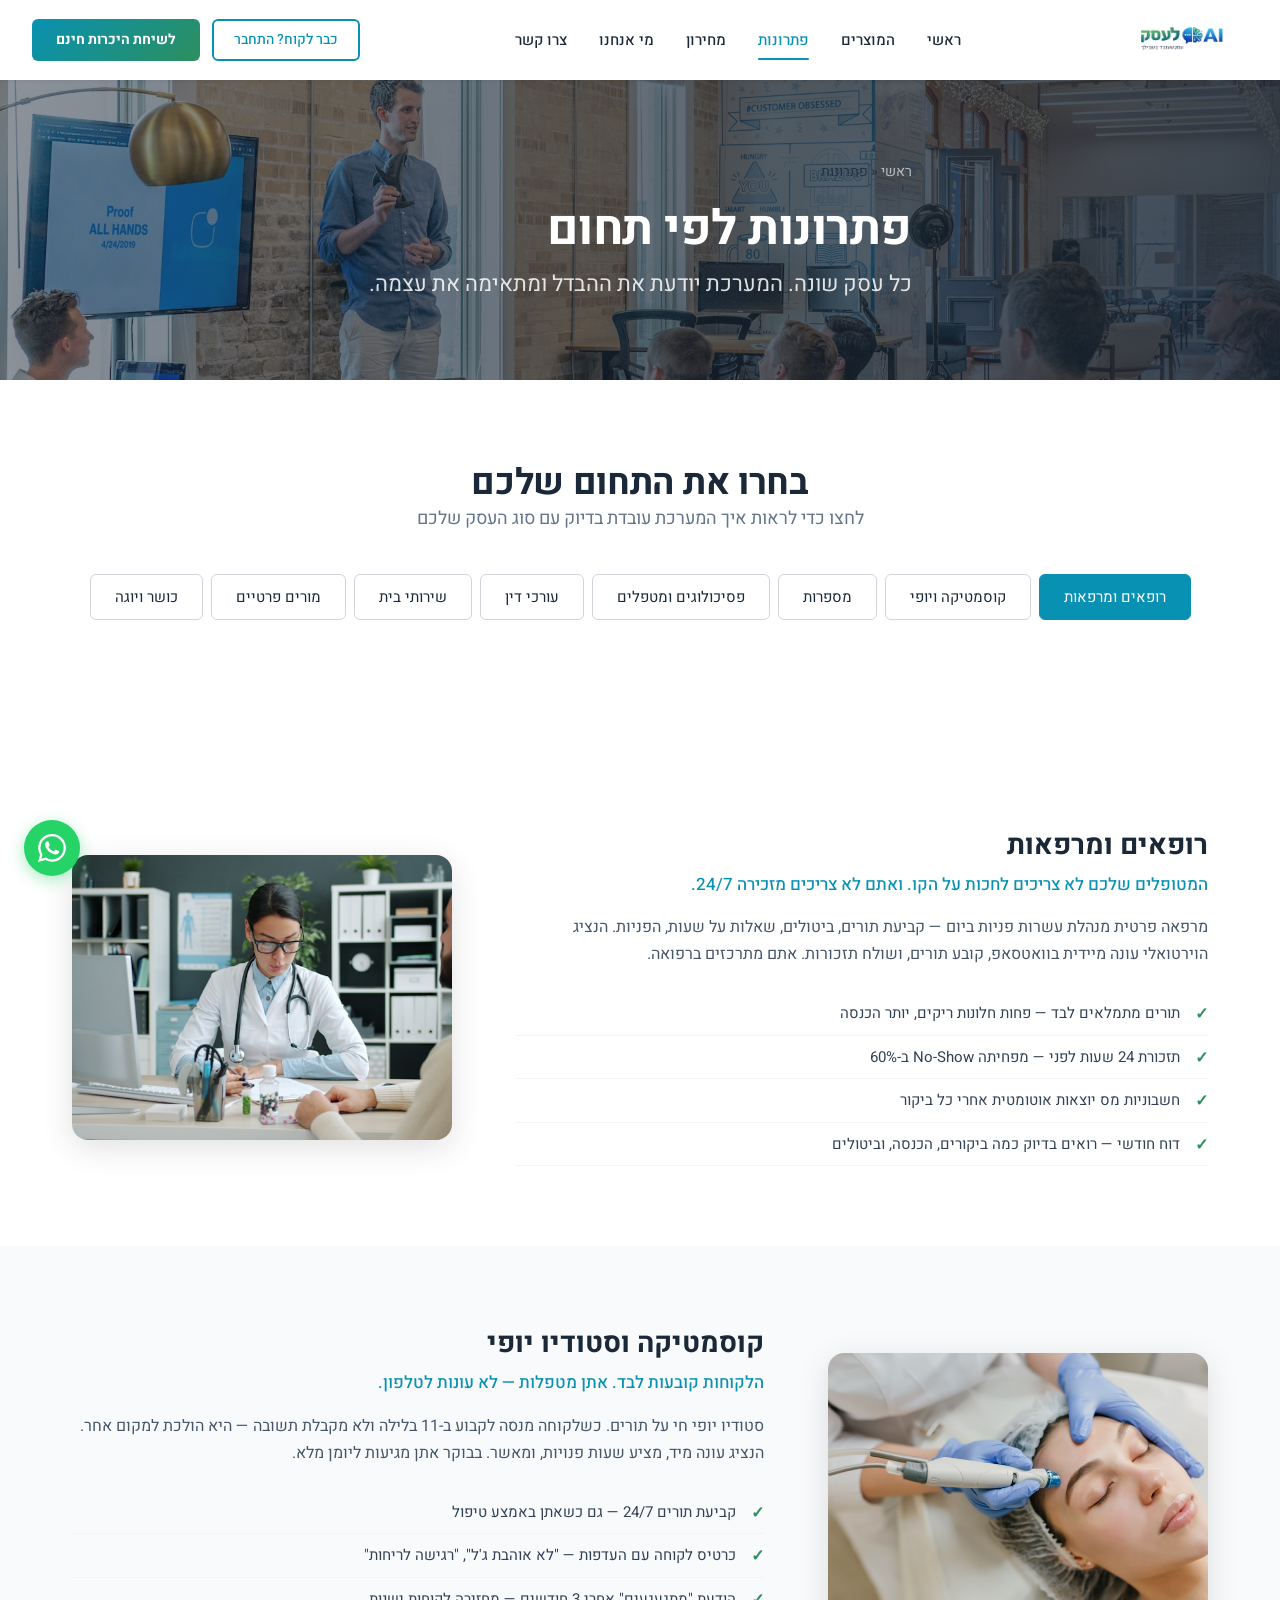
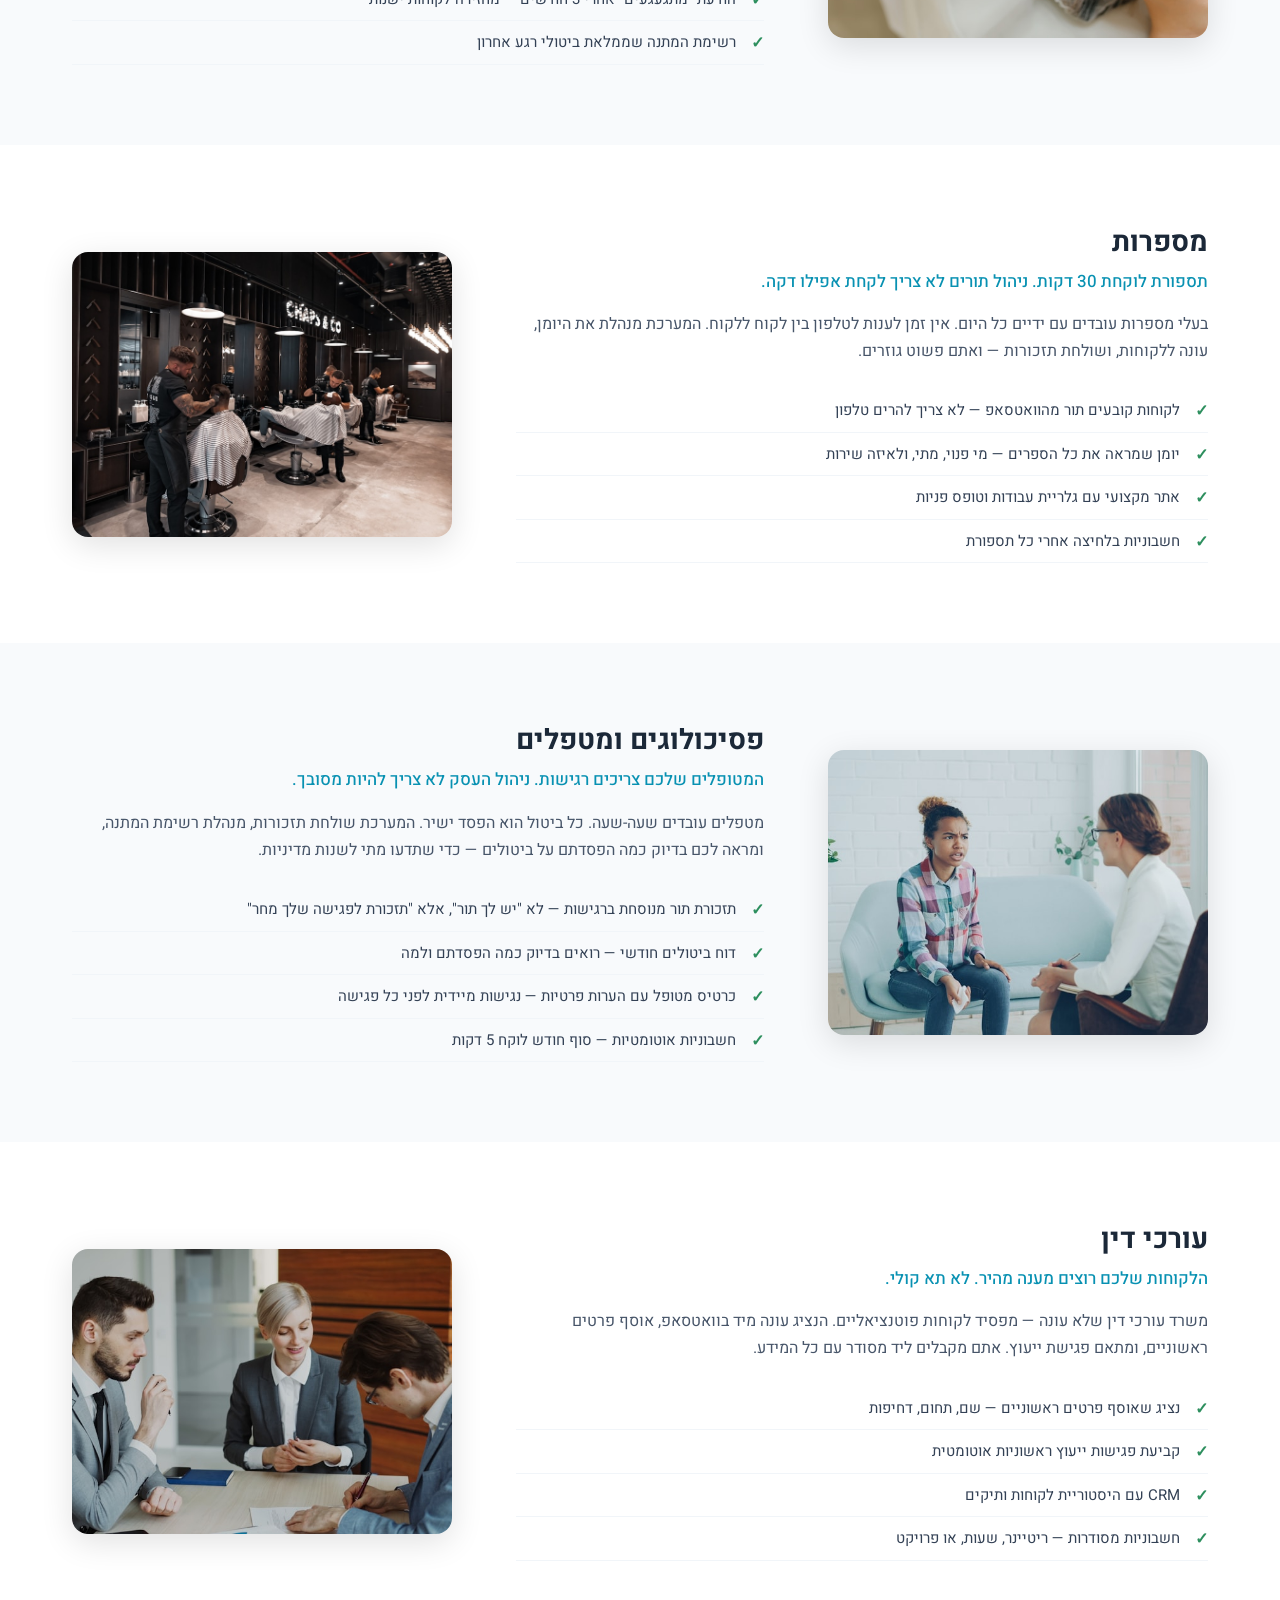
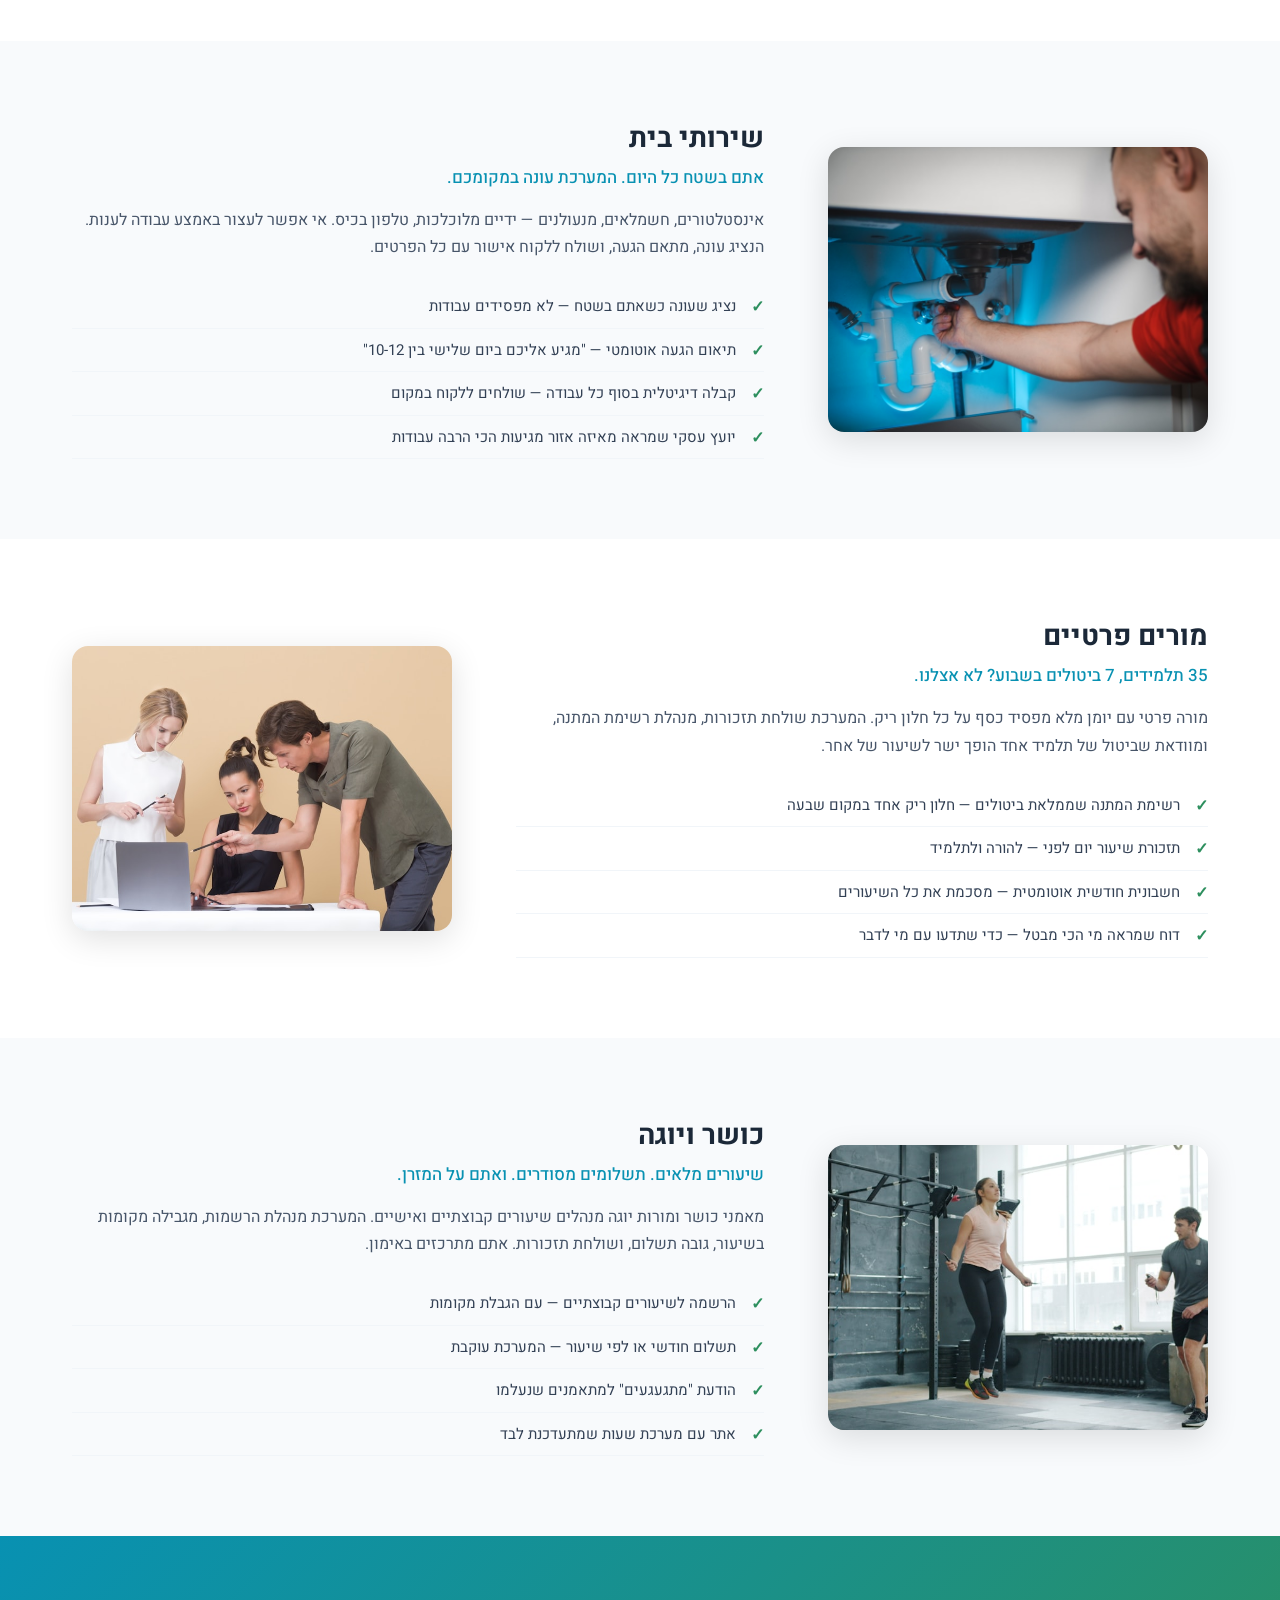
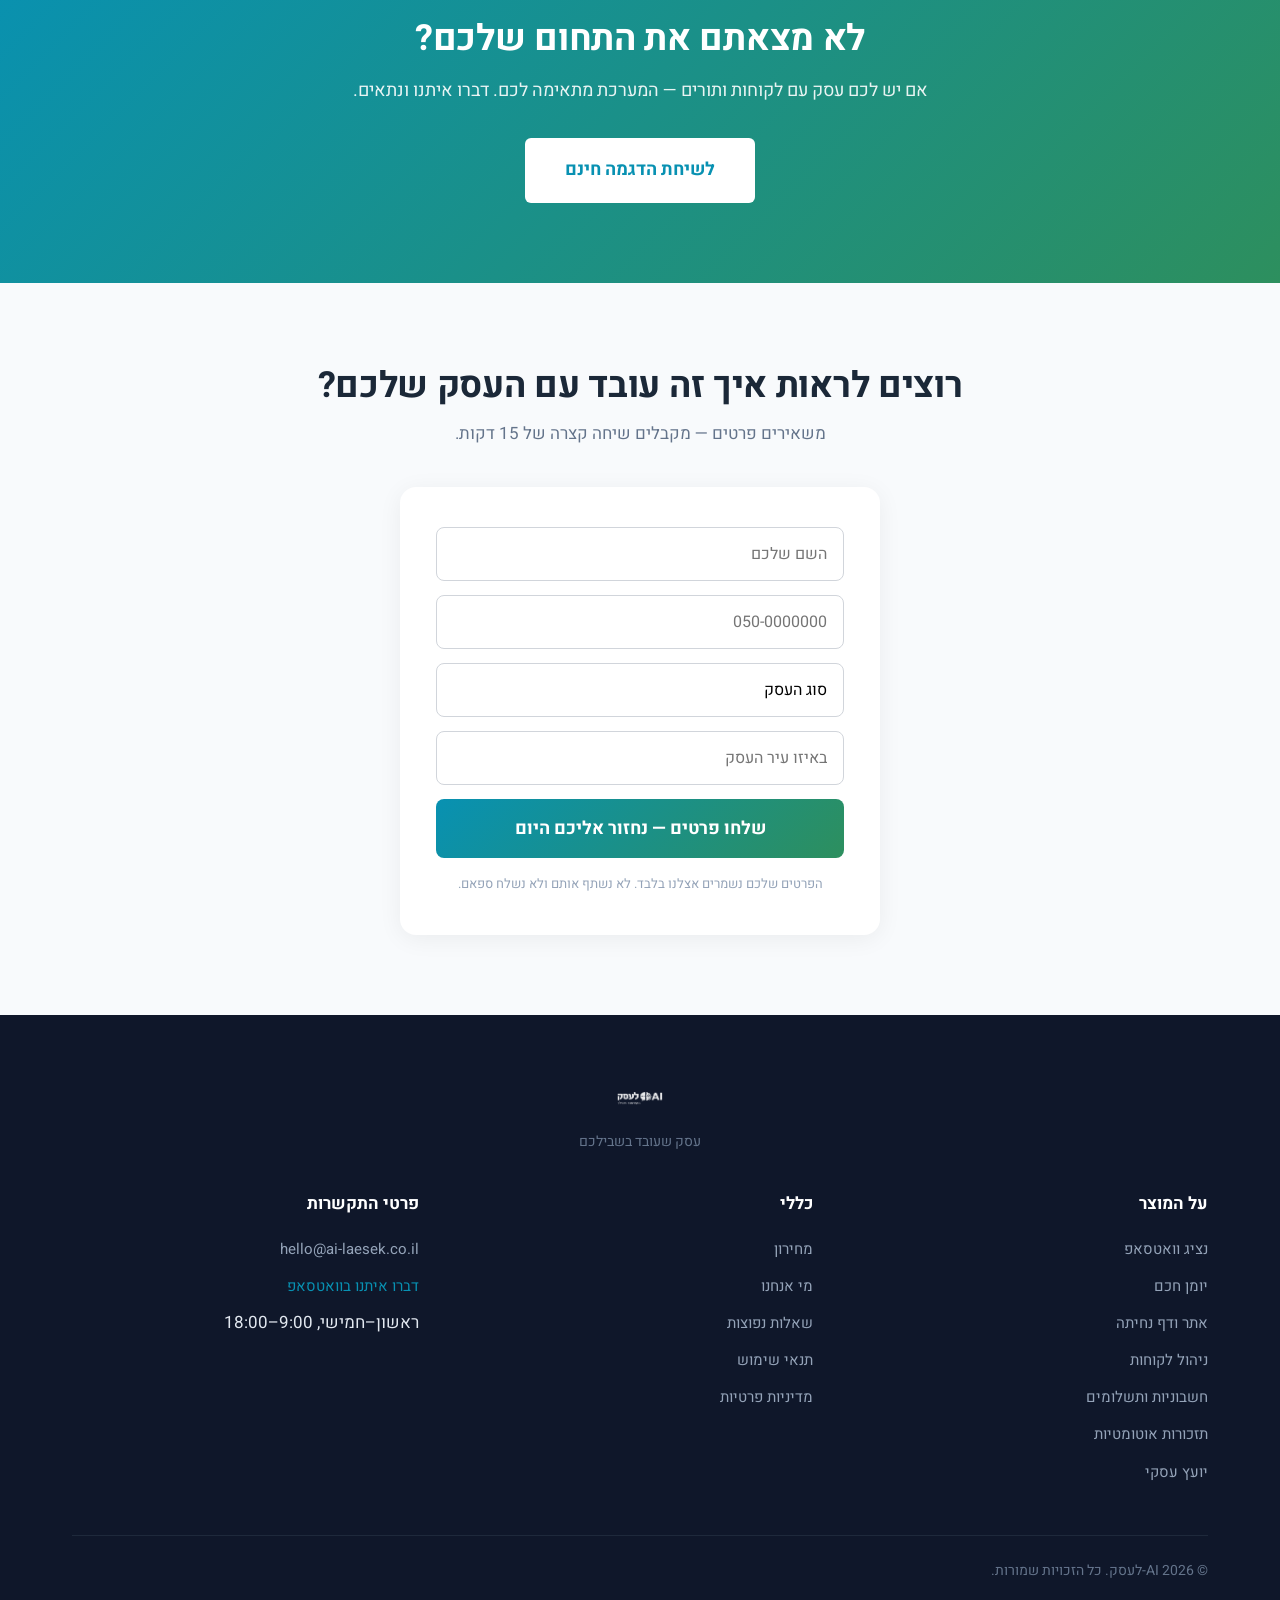
<file: solutions.html>
<!DOCTYPE html>
<html lang="he" dir="rtl">
<head>
  <meta charset="UTF-8">
  <meta name="viewport" content="width=device-width, initial-scale=1.0">
  <title>פתרונות לפי תחום — AI-לעסק</title>
  <meta name="description" content="פתרונות AI מותאמים לרופאים, קוסמטיקאיות, מספרות, פסיכולוגים, עורכי דין, מורים פרטיים ועוד.">
  <link rel="icon" href="logo.png" type="image/png">
  <link href="https://fonts.googleapis.com/css2?family=Heebo:wght@300;400;500;700;800&display=swap" rel="stylesheet">
  <link rel="stylesheet" href="style.css">
</head>
<body>

  <!-- ===== Nav ===== -->
  <nav class="nav">
    <div class="container-wide">
      <a href="index.html" class="nav-brand">
        <img src="logo.png" alt="AI-לעסק" class="nav-logo">
      </a>
      <div class="nav-links" id="navLinks">
        <a href="index.html" class="nav-link">ראשי</a>
        <a href="products.html" class="nav-link">המוצרים</a>
        <a href="solutions.html" class="nav-link active">פתרונות</a>
        <a href="pricing.html" class="nav-link">מחירון</a>
        <a href="about.html" class="nav-link">מי אנחנו</a>
        <a href="contact.html" class="nav-link">צרו קשר</a>
      </div>
      <div class="nav-actions">
        <a href="#" class="nav-login">כבר לקוח? התחבר</a>
        <a href="#lead-form" class="btn btn-primary btn-sm">לשיחת היכרות חינם</a>
      </div>
      <button class="nav-toggle" onclick="document.getElementById('navLinks').classList.toggle('open')" aria-label="תפריט">
        <span></span><span></span><span></span>
      </button>
    </div>
  </nav>

  <!-- ===== Page Header ===== -->
  <section class="page-header" style="background-image: url('assets/images/hero-bg.jpg');">
    <div class="container">
      <p class="hero-breadcrumb"><a href="index.html">ראשי</a> &laquo; פתרונות</p>
      <h1>פתרונות לפי תחום</h1>
      <h3>כל עסק שונה. המערכת יודעת את ההבדל ומתאימה את עצמה.</h3>
    </div>
  </section>

  <!-- ===== Intro ===== -->
  <section class="section-padding" style="background:#FFFFFF;">
    <div class="container text-center">
      <h2>בחרו את התחום שלכם</h2>
      <p style="color:#64748b; font-size:18px; margin-bottom:40px;">לחצו כדי לראות איך המערכת עובדת בדיוק עם סוג העסק שלכם</p>
      <div class="tabs">
        <a href="#medical" class="tab active">רופאים ומרפאות</a>
        <a href="#beauty" class="tab">קוסמטיקה ויופי</a>
        <a href="#hair" class="tab">מספרות</a>
        <a href="#therapy" class="tab">פסיכולוגים ומטפלים</a>
        <a href="#law" class="tab">עורכי דין</a>
        <a href="#home-services" class="tab">שירותי בית</a>
        <a href="#teaching" class="tab">מורים פרטיים</a>
        <a href="#fitness" class="tab">כושר ויוגה</a>
      </div>
    </div>
  </section>

  <!-- ===== Solution: Medical ===== -->
  <section id="medical" class="product-section section-padding">
    <div class="container">
      <div class="product-row">
        <div class="product-text">
          <h3>רופאים ומרפאות</h3>
          <p class="product-tagline">המטופלים שלכם לא צריכים לחכות על הקו. ואתם לא צריכים מזכירה 24/7.</p>
          <p>מרפאה פרטית מנהלת עשרות פניות ביום — קביעת תורים, ביטולים, שאלות על שעות, הפניות. הנציג הוירטואלי עונה מיידית בוואטסאפ, קובע תורים, ושולח תזכורות. אתם מתרכזים ברפואה.</p>
          <ul class="product-benefits">
            <li>תורים מתמלאים לבד — פחות חלונות ריקים, יותר הכנסה</li>
            <li>תזכורת 24 שעות לפני — מפחיתה No-Show ב-60%</li>
            <li>חשבוניות מס יוצאות אוטומטית אחרי כל ביקור</li>
            <li>דוח חודשי — רואים בדיוק כמה ביקורים, הכנסה, וביטולים</li>
          </ul>
        </div>
        <div class="product-visual">
          <img src="assets/images/solution-medical.jpg" alt="רופא במרפאה" class="solution-photo">
        </div>
      </div>
    </div>
  </section>

  <!-- ===== Solution: Beauty ===== -->
  <section id="beauty" class="product-section product-section-alt section-padding">
    <div class="container">
      <div class="product-row product-row-reverse">
        <div class="product-text">
          <h3>קוסמטיקה וסטודיו יופי</h3>
          <p class="product-tagline">הלקוחות קובעות לבד. אתן מטפלות — לא עונות לטלפון.</p>
          <p>סטודיו יופי חי על תורים. כשלקוחה מנסה לקבוע ב-11 בלילה ולא מקבלת תשובה — היא הולכת למקום אחר. הנציג עונה מיד, מציע שעות פנויות, ומאשר. בבוקר אתן מגיעות ליומן מלא.</p>
          <ul class="product-benefits">
            <li>קביעת תורים 24/7 — גם כשאתן באמצע טיפול</li>
            <li>כרטיס לקוחה עם העדפות — "לא אוהבת ג'ל", "רגישה לריחות"</li>
            <li>הודעת "מתגעגעים" אחרי 3 חודשים — מחזירה לקוחות ישנות</li>
            <li>רשימת המתנה שממלאת ביטולי רגע אחרון</li>
          </ul>
        </div>
        <div class="product-visual">
          <img src="assets/images/solution-beauty.jpg" alt="סטודיו יופי" class="solution-photo">
        </div>
      </div>
    </div>
  </section>

  <!-- ===== Solution: Hair ===== -->
  <section id="hair" class="product-section section-padding">
    <div class="container">
      <div class="product-row">
        <div class="product-text">
          <h3>מספרות</h3>
          <p class="product-tagline">תספורת לוקחת 30 דקות. ניהול תורים לא צריך לקחת אפילו דקה.</p>
          <p>בעלי מספרות עובדים עם ידיים כל היום. אין זמן לענות לטלפון בין לקוח ללקוח. המערכת מנהלת את היומן, עונה ללקוחות, ושולחת תזכורות — ואתם פשוט גוזרים.</p>
          <ul class="product-benefits">
            <li>לקוחות קובעים תור מהוואטסאפ — לא צריך להרים טלפון</li>
            <li>יומן שמראה את כל הספרים — מי פנוי, מתי, ולאיזה שירות</li>
            <li>אתר מקצועי עם גלריית עבודות וטופס פניות</li>
            <li>חשבוניות בלחיצה אחרי כל תספורת</li>
          </ul>
        </div>
        <div class="product-visual">
          <img src="assets/images/solution-hair.jpg" alt="מספרה" class="solution-photo">
        </div>
      </div>
    </div>
  </section>

  <!-- ===== Solution: Therapy ===== -->
  <section id="therapy" class="product-section product-section-alt section-padding">
    <div class="container">
      <div class="product-row product-row-reverse">
        <div class="product-text">
          <h3>פסיכולוגים ומטפלים</h3>
          <p class="product-tagline">המטופלים שלכם צריכים רגישות. ניהול העסק לא צריך להיות מסובך.</p>
          <p>מטפלים עובדים שעה-שעה. כל ביטול הוא הפסד ישיר. המערכת שולחת תזכורות, מנהלת רשימת המתנה, ומראה לכם בדיוק כמה הפסדתם על ביטולים — כדי שתדעו מתי לשנות מדיניות.</p>
          <ul class="product-benefits">
            <li>תזכורת תור מנוסחת ברגישות — לא "יש לך תור", אלא "תזכורת לפגישה שלך מחר"</li>
            <li>דוח ביטולים חודשי — רואים בדיוק כמה הפסדתם ולמה</li>
            <li>כרטיס מטופל עם הערות פרטיות — נגישות מיידית לפני כל פגישה</li>
            <li>חשבוניות אוטומטיות — סוף חודש לוקח 5 דקות</li>
          </ul>
        </div>
        <div class="product-visual">
          <img src="assets/images/solution-therapy.jpg" alt="פגישת טיפול" class="solution-photo">
        </div>
      </div>
    </div>
  </section>

  <!-- ===== Solution: Law ===== -->
  <section id="law" class="product-section section-padding">
    <div class="container">
      <div class="product-row">
        <div class="product-text">
          <h3>עורכי דין</h3>
          <p class="product-tagline">הלקוחות שלכם רוצים מענה מהיר. לא תא קולי.</p>
          <p>משרד עורכי דין שלא עונה — מפסיד לקוחות פוטנציאליים. הנציג עונה מיד בוואטסאפ, אוסף פרטים ראשוניים, ומתאם פגישת ייעוץ. אתם מקבלים ליד מסודר עם כל המידע.</p>
          <ul class="product-benefits">
            <li>נציג שאוסף פרטים ראשוניים — שם, תחום, דחיפות</li>
            <li>קביעת פגישות ייעוץ ראשוניות אוטומטית</li>
            <li>CRM עם היסטוריית לקוחות ותיקים</li>
            <li>חשבוניות מסודרות — ריטיינר, שעות, או פרויקט</li>
          </ul>
        </div>
        <div class="product-visual">
          <img src="assets/images/solution-law.jpg" alt="משרד עורכי דין" class="solution-photo">
        </div>
      </div>
    </div>
  </section>

  <!-- ===== Solution: Home Services ===== -->
  <section id="home-services" class="product-section product-section-alt section-padding">
    <div class="container">
      <div class="product-row product-row-reverse">
        <div class="product-text">
          <h3>שירותי בית</h3>
          <p class="product-tagline">אתם בשטח כל היום. המערכת עונה במקומכם.</p>
          <p>אינסטלטורים, חשמלאים, מנעולנים — ידיים מלוכלכות, טלפון בכיס. אי אפשר לעצור באמצע עבודה לענות. הנציג עונה, מתאם הגעה, ושולח ללקוח אישור עם כל הפרטים.</p>
          <ul class="product-benefits">
            <li>נציג שעונה כשאתם בשטח — לא מפסידים עבודות</li>
            <li>תיאום הגעה אוטומטי — "מגיע אליכם ביום שלישי בין 10-12"</li>
            <li>קבלה דיגיטלית בסוף כל עבודה — שולחים ללקוח במקום</li>
            <li>יועץ עסקי שמראה מאיזה אזור מגיעות הכי הרבה עבודות</li>
          </ul>
        </div>
        <div class="product-visual">
          <img src="assets/images/solution-home.jpg" alt="שירותי בית" class="solution-photo">
        </div>
      </div>
    </div>
  </section>

  <!-- ===== Solution: Teaching ===== -->
  <section id="teaching" class="product-section section-padding">
    <div class="container">
      <div class="product-row">
        <div class="product-text">
          <h3>מורים פרטיים</h3>
          <p class="product-tagline">35 תלמידים, 7 ביטולים בשבוע? לא אצלנו.</p>
          <p>מורה פרטי עם יומן מלא מפסיד כסף על כל חלון ריק. המערכת שולחת תזכורות, מנהלת רשימת המתנה, ומוודאת שביטול של תלמיד אחד הופך ישר לשיעור של אחר.</p>
          <ul class="product-benefits">
            <li>רשימת המתנה שממלאת ביטולים — חלון ריק אחד במקום שבעה</li>
            <li>תזכורת שיעור יום לפני — להורה ולתלמיד</li>
            <li>חשבונית חודשית אוטומטית — מסכמת את כל השיעורים</li>
            <li>דוח שמראה מי הכי מבטל — כדי שתדעו עם מי לדבר</li>
          </ul>
        </div>
        <div class="product-visual">
          <img src="assets/images/solution-teaching.jpg" alt="מורה פרטי" class="solution-photo">
        </div>
      </div>
    </div>
  </section>

  <!-- ===== Solution: Fitness ===== -->
  <section id="fitness" class="product-section product-section-alt section-padding">
    <div class="container">
      <div class="product-row product-row-reverse">
        <div class="product-text">
          <h3>כושר ויוגה</h3>
          <p class="product-tagline">שיעורים מלאים. תשלומים מסודרים. ואתם על המזרן.</p>
          <p>מאמני כושר ומורות יוגה מנהלים שיעורים קבוצתיים ואישיים. המערכת מנהלת הרשמות, מגבילה מקומות בשיעור, גובה תשלום, ושולחת תזכורות. אתם מתרכזים באימון.</p>
          <ul class="product-benefits">
            <li>הרשמה לשיעורים קבוצתיים — עם הגבלת מקומות</li>
            <li>תשלום חודשי או לפי שיעור — המערכת עוקבת</li>
            <li>הודעת "מתגעגעים" למתאמנים שנעלמו</li>
            <li>אתר עם מערכת שעות שמתעדכנת לבד</li>
          </ul>
        </div>
        <div class="product-visual">
          <img src="assets/images/solution-fitness.jpg" alt="אימון כושר" class="solution-photo">
        </div>
      </div>
    </div>
  </section>

  <!-- ===== CTA ===== -->
  <section class="cta-section section-padding">
    <div class="container">
      <h2>לא מצאתם את התחום שלכם?</h2>
      <p>אם יש לכם עסק עם לקוחות ותורים — המערכת מתאימה לכם. דברו איתנו ונתאים.</p>
      <a href="#lead-form" class="btn btn-white btn-lg">לשיחת הדגמה חינם</a>
    </div>
  </section>

  <!-- ===== Lead Form ===== -->
  <section id="lead-form" class="lead-form-section section-padding">
    <div class="container text-center">
      <h2>רוצים לראות איך זה עובד עם העסק שלכם?</h2>
      <p class="lead-form-sub">משאירים פרטים — מקבלים שיחה קצרה של 15 דקות.</p>
      <div class="form-container">
        <form>
          <input type="text" class="form-field" placeholder="השם שלכם" autocomplete="name">
          <input type="tel" class="form-field" placeholder="050-0000000" autocomplete="tel">
          <select class="form-field">
            <option value="" disabled selected>סוג העסק</option>
            <option value="medical">רפואה / מרפאה</option>
            <option value="beauty">יופי וטיפוח</option>
            <option value="hair">מספרה</option>
            <option value="therapy">טיפול נפשי</option>
            <option value="physio">פיזיותרפיה / רפואה משלימה</option>
            <option value="fitness">כושר / יוגה / פילאטיס</option>
            <option value="home">שירותי בית</option>
            <option value="consulting">ייעוץ / עריכת דין / ראיית חשבון</option>
            <option value="teaching">הוראה פרטית</option>
            <option value="other">אחר</option>
          </select>
          <input type="text" class="form-field" placeholder="באיזו עיר העסק" autocomplete="address-level2">
          <button type="button" class="form-submit">שלחו פרטים — נחזור אליכם היום</button>
          <p class="form-privacy">הפרטים שלכם נשמרים אצלנו בלבד. לא נשתף אותם ולא נשלח ספאם.</p>
        </form>
      </div>
    </div>
  </section>

  <!-- ===== Footer ===== -->
  <footer class="footer">
    <div class="container">
      <div style="text-align:center; margin-bottom:40px;">
        <img src="logo.png" alt="AI-לעסק" style="height:48px; margin:0 auto 8px; filter: brightness(0) invert(1); opacity:0.9;">
        <p style="font-size:14px; color:#64748b;">עסק שעובד בשבילכם</p>
      </div>
      <div class="footer-grid">
        <div class="footer-col"><h4>על המוצר</h4><ul><li><a href="products.html#whatsapp">נציג וואטסאפ</a></li><li><a href="products.html#calendar">יומן חכם</a></li><li><a href="products.html#website">אתר ודף נחיתה</a></li><li><a href="products.html#crm">ניהול לקוחות</a></li><li><a href="products.html#invoices">חשבוניות ותשלומים</a></li><li><a href="products.html#reminders">תזכורות אוטומטיות</a></li><li><a href="products.html#advisor">יועץ עסקי</a></li></ul></div>
        <div class="footer-col"><h4>כללי</h4><ul><li><a href="pricing.html">מחירון</a></li><li><a href="about.html">מי אנחנו</a></li><li><a href="#">שאלות נפוצות</a></li><li><a href="#">תנאי שימוש</a></li><li><a href="#">מדיניות פרטיות</a></li></ul></div>
        <div class="footer-col"><h4>פרטי התקשרות</h4><ul><li><a href="mailto:hello@ai-laesek.co.il">hello@ai-laesek.co.il</a></li><li><a href="#" style="color:#0891B2;">דברו איתנו בוואטסאפ</a></li><li>ראשון–חמישי, 9:00–18:00</li></ul></div>
      </div>
      <div class="footer-bottom"><span>&copy; 2026 AI-לעסק. כל הזכויות שמורות.</span><span></span></div>
    </div>
  </footer>

  <a href="#" class="wa-float" aria-label="WhatsApp"><svg width="28" height="28" viewBox="0 0 24 24" fill="white"><path d="M17.472 14.382c-.297-.149-1.758-.867-2.03-.967-.273-.099-.471-.148-.67.15-.197.297-.767.966-.94 1.164-.173.199-.347.223-.644.075-.297-.15-1.255-.463-2.39-1.475-.883-.788-1.48-1.761-1.653-2.059-.173-.297-.018-.458.13-.606.134-.133.298-.347.446-.52.149-.174.198-.298.298-.497.099-.198.05-.371-.025-.52-.075-.149-.669-1.612-.916-2.207-.242-.579-.487-.5-.669-.51-.173-.008-.371-.01-.57-.01-.198 0-.52.074-.792.372-.272.297-1.04 1.016-1.04 2.479 0 1.462 1.065 2.875 1.213 3.074.149.198 2.096 3.2 5.077 4.487.709.306 1.262.489 1.694.625.712.227 1.36.195 1.871.118.571-.085 1.758-.719 2.006-1.413.248-.694.248-1.289.173-1.413-.074-.124-.272-.198-.57-.347m-5.421 7.403h-.004a9.87 9.87 0 01-5.031-1.378l-.361-.214-3.741.982.998-3.648-.235-.374a9.86 9.86 0 01-1.51-5.26c.001-5.45 4.436-9.884 9.888-9.884 2.64 0 5.122 1.03 6.988 2.898a9.825 9.825 0 012.893 6.994c-.003 5.45-4.437 9.884-9.885 9.884m8.413-18.297A11.815 11.815 0 0012.05 0C5.495 0 .16 5.335.157 11.892c0 2.096.547 4.142 1.588 5.945L.057 24l6.305-1.654a11.882 11.882 0 005.683 1.448h.005c6.554 0 11.89-5.335 11.893-11.893a11.821 11.821 0 00-3.48-8.413z"/></svg></a>

</body>
</html>
</file>
<file: style.css>
/* ===== AI-לעסק — Shared Stylesheet =====
   Design system: Teal #0891B2 + Green #2D8F5E
   Font: Heebo (Hebrew), system fallback
   Layout reference: mybusiness.co.il
   ========================================= */

/* ===== Reset ===== */
*, *::before, *::after {
  margin: 0;
  padding: 0;
  box-sizing: border-box;
}

/* ===== Base ===== */
html {
  scroll-behavior: smooth;
}

body {
  font-family: 'Heebo', sans-serif;
  font-weight: 400;
  font-size: 17px;
  line-height: 1.6;
  color: #1B2838;
  background: #FFFFFF;
  overflow-x: hidden;
}

h1, h2, h3, h4 {
  line-height: 1.25;
  font-weight: 700;
}

h1 { font-size: 48px; letter-spacing: -0.5px; }
h2 { font-size: 36px; letter-spacing: -0.3px; }
h3 { font-size: 22px; }
h4 { font-size: 18px; }

a {
  text-decoration: none;
  color: inherit;
}

img {
  max-width: 100%;
  display: block;
}

ul { list-style: none; }

/* ===== Utility ===== */
.container {
  max-width: 1200px;
  margin-inline: auto;
  padding-inline: 32px;
}

.container-wide {
  max-width: 1400px;
  margin-inline: auto;
  padding-inline: 32px;
}

.section-padding {
  padding-block: 80px;
}

.text-center {
  text-align: center;
}

/* ===== Animations ===== */
@keyframes fadeInUp {
  from { opacity: 0; transform: translateY(24px); }
  to { opacity: 1; transform: translateY(0); }
}

.fade-in {
  animation: fadeInUp 0.6s ease-out both;
}

/* ===== Buttons ===== */
.btn {
  display: inline-flex;
  align-items: center;
  justify-content: center;
  gap: 8px;
  font-family: 'Heebo', sans-serif;
  font-weight: 700;
  font-size: 16px;
  border: none;
  border-radius: 6px;
  cursor: pointer;
  padding: 14px 32px;
  transition: transform 0.2s ease, box-shadow 0.2s ease, background 0.2s ease;
}

.btn:hover {
  transform: translateY(-1px);
  box-shadow: 0 4px 16px rgba(0,0,0,0.12);
}

.btn-primary {
  background: linear-gradient(135deg, #0891B2, #2D8F5E);
  color: #FFFFFF;
}

.btn-secondary {
  background: #FFFFFF;
  color: #0891B2;
  border: 2px solid #0891B2;
}

.btn-secondary:hover {
  background: #0891B2;
  color: #FFFFFF;
}

.btn-white {
  background: #FFFFFF;
  color: #0891B2;
  font-weight: 700;
}

.btn-white:hover {
  background: #f0fdfa;
}

.btn-sm {
  padding: 10px 24px;
  font-size: 14px;
}

.btn-lg {
  padding: 18px 40px;
  font-size: 18px;
}

/* ===== Nav (shared across all pages) ===== */
.nav {
  position: sticky;
  top: 0;
  z-index: 100;
  background: rgba(255, 255, 255, 0.97);
  backdrop-filter: blur(12px);
  -webkit-backdrop-filter: blur(12px);
  height: 80px;
  display: flex;
  align-items: center;
  box-shadow: 0 1px 4px rgba(0,0,0,0.06);
}

.nav .container-wide {
  display: flex;
  align-items: center;
  justify-content: space-between;
  width: 100%;
}

.nav-brand {
  display: flex;
  align-items: center;
}

.nav-logo {
  height: 88px;
  width: auto;
}

.nav-links {
  display: flex;
  align-items: center;
  gap: 32px;
}

.nav-link {
  font-size: 15px;
  font-weight: 500;
  color: #1B2838;
  padding: 8px 0;
  position: relative;
  transition: color 0.2s;
}

.nav-link:hover,
.nav-link.active {
  color: #0891B2;
}

.nav-link.active::after {
  content: '';
  position: absolute;
  bottom: 0;
  right: 0;
  left: 0;
  height: 2px;
  background: #0891B2;
  border-radius: 1px;
}

.nav-actions {
  display: flex;
  align-items: center;
  gap: 12px;
}

.nav-login {
  font-size: 14px;
  font-weight: 500;
  color: #0891B2;
  border: 2px solid #0891B2;
  border-radius: 6px;
  padding: 8px 20px;
  transition: all 0.2s;
}

.nav-login:hover {
  background: #0891B2;
  color: #FFFFFF;
}

/* Mobile menu toggle */
.nav-toggle {
  display: none;
  background: none;
  border: none;
  cursor: pointer;
  padding: 8px;
}

.nav-toggle span {
  display: block;
  width: 24px;
  height: 2px;
  background: #1B2838;
  margin: 6px 0;
  transition: 0.3s;
}

/* ===== Hero (full-width background image) ===== */
.hero {
  position: relative;
  min-height: 560px;
  display: flex;
  align-items: center;
  background-size: cover;
  background-position: center;
  background-repeat: no-repeat;
  overflow: hidden;
}

.hero::before {
  content: '';
  position: absolute;
  inset: 0;
  background: linear-gradient(to left, rgba(27, 40, 56, 0.82), rgba(27, 40, 56, 0.4));
  z-index: 1;
}

.hero .container {
  position: relative;
  z-index: 2;
}

.hero-content {
  max-width: 640px;
  margin-inline-start: auto;
  color: #FFFFFF;
}

.hero-breadcrumb {
  font-size: 14px;
  opacity: 0.8;
  margin-bottom: 16px;
}

.hero-breadcrumb a {
  color: #FFFFFF;
  opacity: 0.8;
}

.hero-breadcrumb a:hover {
  opacity: 1;
}

.hero h1 {
  font-size: 52px;
  margin-bottom: 20px;
  line-height: 1.15;
}

.hero-sub {
  font-size: 20px;
  font-weight: 300;
  line-height: 1.6;
  margin-bottom: 32px;
  opacity: 0.95;
}

.hero-actions {
  display: flex;
  gap: 16px;
  flex-wrap: wrap;
}

/* ===== Trust Strip (logos / verticals) ===== */
.trust-strip {
  padding: 40px 0;
  background: #FFFFFF;
  border-bottom: 1px solid #f1f5f9;
}

.trust-strip h3 {
  text-align: center;
  font-size: 18px;
  font-weight: 500;
  color: #64748b;
  margin-bottom: 24px;
}

.trust-logos {
  display: flex;
  align-items: center;
  justify-content: center;
  gap: 48px;
  flex-wrap: wrap;
}

.trust-logos img {
  height: 40px;
  opacity: 0.6;
  filter: grayscale(100%);
  transition: opacity 0.3s, filter 0.3s;
}

.trust-logos img:hover {
  opacity: 1;
  filter: none;
}

/* ===== Feature Grid (8 icons) ===== */
.features {
  background: #FFFFFF;
}

.features h2 {
  text-align: center;
  margin-bottom: 16px;
}

.features-subtitle {
  text-align: center;
  font-size: 18px;
  color: #64748b;
  margin-bottom: 56px;
}

.features-grid {
  display: grid;
  grid-template-columns: repeat(4, 1fr);
  gap: 40px;
}

.features-grid-5 {
  grid-template-columns: repeat(3, 1fr);
}

.feature-card {
  text-align: center;
  padding: 32px 16px;
}

.feature-icon {
  width: 72px;
  height: 72px;
  margin: 0 auto 20px;
  background: linear-gradient(135deg, #0891B2, #2D8F5E);
  border-radius: 16px;
  display: flex;
  align-items: center;
  justify-content: center;
  box-shadow: 0 4px 16px rgba(8, 145, 178, 0.2);
}

.feature-icon img {
  width: 36px;
  height: 36px;
  filter: brightness(0) invert(1);
}

.feature-icon .emoji-icon {
  font-size: 32px;
  line-height: 1;
}

.feature-card h4 {
  margin-bottom: 8px;
  color: #0891B2;
  font-size: 18px;
}

.feature-card p {
  font-size: 15px;
  color: #475569;
  line-height: 1.5;
}

/* ===== How It Works (3 steps) ===== */
.how-it-works {
  background: #f8fafc;
}

.how-it-works h2 {
  text-align: center;
  margin-bottom: 56px;
}

.steps-grid {
  display: grid;
  grid-template-columns: repeat(3, 1fr);
  gap: 40px;
}

.step-card {
  text-align: center;
  padding: 40px 24px;
  background: #FFFFFF;
  border-radius: 12px;
  box-shadow: 0 2px 12px rgba(0,0,0,0.04);
  position: relative;
}

.step-number {
  width: 56px;
  height: 56px;
  background: linear-gradient(135deg, #0891B2, #2D8F5E);
  color: #FFFFFF;
  border-radius: 50%;
  display: flex;
  align-items: center;
  justify-content: center;
  font-size: 24px;
  font-weight: 700;
  margin: 0 auto 20px;
}

.step-card h3 {
  margin-bottom: 12px;
  font-size: 20px;
}

.step-card p {
  font-size: 15px;
  color: #64748b;
  line-height: 1.6;
}

/* ===== Testimonials ===== */
.testimonials {
  background: #FFFFFF;
}

.testimonials h2 {
  text-align: center;
  margin-bottom: 56px;
}

.testimonials-grid {
  display: grid;
  grid-template-columns: repeat(3, 1fr);
  gap: 28px;
}

.testimonial-card {
  background: #FFFFFF;
  border: 1px solid #e2e8f0;
  border-radius: 12px;
  padding: 32px 28px;
  display: flex;
  flex-direction: column;
  transition: box-shadow 0.3s;
}

.testimonial-card:hover {
  box-shadow: 0 8px 24px rgba(0,0,0,0.08);
}

.testimonial-stars {
  color: #f59e0b;
  font-size: 18px;
  margin-bottom: 16px;
  letter-spacing: 2px;
}

.testimonial-text {
  flex: 1;
  font-size: 15px;
  line-height: 1.7;
  color: #334155;
  margin-bottom: 24px;
}

.testimonial-footer {
  display: flex;
  align-items: center;
  gap: 12px;
}

.testimonial-avatar {
  width: 44px;
  height: 44px;
  border-radius: 50%;
  display: flex;
  align-items: center;
  justify-content: center;
  font-weight: 700;
  font-size: 18px;
  color: #FFFFFF;
  flex-shrink: 0;
}

.avatar-1 { background: #0891B2; }
.avatar-2 { background: #2D8F5E; }
.avatar-3 { background: #0891B2; }
.avatar-4 { background: #7c3aed; }
.avatar-5 { background: #e11d48; }
.avatar-6 { background: #f59e0b; }

.testimonial-info {
  display: flex;
  flex-direction: column;
}

.testimonial-name {
  font-weight: 700;
  font-size: 15px;
}

.testimonial-role {
  font-size: 13px;
  color: #64748b;
}

/* ===== CTA Section ===== */
.cta-section {
  background: linear-gradient(135deg, #0891B2, #2D8F5E);
  color: #FFFFFF;
  text-align: center;
}

.cta-section h2 {
  margin-bottom: 16px;
}

.cta-section p {
  font-size: 18px;
  opacity: 0.9;
  margin-bottom: 32px;
  max-width: 600px;
  margin-inline: auto;
}

/* ===== Lead Form ===== */
.lead-form-section {
  background: #f8fafc;
}

.lead-form-section h2 {
  text-align: center;
  margin-bottom: 12px;
}

.lead-form-sub {
  text-align: center;
  font-size: 17px;
  color: #64748b;
  margin-bottom: 40px;
  max-width: 560px;
  margin-inline: auto;
}

.form-container {
  max-width: 480px;
  margin: 0 auto;
  background: #FFFFFF;
  border-radius: 16px;
  padding: 40px 36px;
  box-shadow: 0 4px 24px rgba(0,0,0,0.06);
}

.form-field {
  display: block;
  width: 100%;
  padding: 14px 16px;
  border: 1px solid #d1d5db;
  border-radius: 8px;
  font-family: 'Heebo', sans-serif;
  font-size: 16px;
  direction: rtl;
  margin-bottom: 14px;
  transition: border-color 0.2s;
  background: #FFFFFF;
  -webkit-appearance: none;
}

.form-field:focus {
  outline: none;
  border-color: #0891B2;
  box-shadow: 0 0 0 3px rgba(8, 145, 178, 0.1);
}

.form-submit {
  display: block;
  width: 100%;
  padding: 16px;
  background: linear-gradient(135deg, #0891B2, #2D8F5E);
  color: #FFFFFF;
  border: none;
  border-radius: 8px;
  font-family: 'Heebo', sans-serif;
  font-size: 18px;
  font-weight: 700;
  cursor: pointer;
  transition: transform 0.2s, box-shadow 0.2s;
  margin-top: 8px;
}

.form-submit:hover {
  transform: translateY(-1px);
  box-shadow: 0 4px 16px rgba(8, 145, 178, 0.3);
}

.form-privacy {
  text-align: center;
  font-size: 13px;
  color: #94a3b8;
  margin-top: 16px;
}

/* ===== Footer (shared across all pages) ===== */
.footer-cta {
  background: linear-gradient(135deg, #0891B2, #2D8F5E);
  padding: 60px 0;
}

.footer-cta h2 {
  text-align: center;
  color: #FFFFFF;
  margin-bottom: 32px;
}

.footer-cta .form-container {
  background: rgba(255,255,255,0.1);
  backdrop-filter: blur(8px);
  border: 1px solid rgba(255,255,255,0.2);
}

.footer-cta .form-field {
  background: rgba(255,255,255,0.95);
}

.footer-cta .form-submit {
  background: #FFFFFF;
  color: #0891B2;
}

.footer {
  background: #0f172a;
  color: #e2e8f0;
  padding: 60px 0 32px;
}

.footer-grid {
  display: grid;
  grid-template-columns: 1fr 1fr 1fr;
  gap: 48px;
  margin-bottom: 40px;
}

.footer-col h4 {
  color: #FFFFFF;
  font-size: 17px;
  margin-bottom: 20px;
}

.footer-col ul li {
  margin-bottom: 10px;
}

.footer-col ul li a {
  color: #94a3b8;
  font-size: 15px;
  transition: color 0.2s;
}

.footer-col ul li a:hover {
  color: #0891B2;
}

.footer-contact-item {
  display: flex;
  align-items: center;
  gap: 12px;
  margin-bottom: 14px;
  font-size: 15px;
  color: #94a3b8;
}

.footer-contact-icon {
  width: 20px;
  height: 20px;
  color: #0891B2;
  flex-shrink: 0;
}

.footer-social {
  display: flex;
  gap: 16px;
  margin-top: 20px;
}

.footer-social a {
  width: 40px;
  height: 40px;
  border-radius: 50%;
  border: 1px solid #334155;
  display: flex;
  align-items: center;
  justify-content: center;
  color: #94a3b8;
  font-size: 16px;
  transition: all 0.2s;
}

.footer-social a:hover {
  border-color: #0891B2;
  color: #0891B2;
  background: rgba(8, 145, 178, 0.1);
}

.footer-bottom {
  border-top: 1px solid #1e293b;
  padding-top: 24px;
  display: flex;
  justify-content: space-between;
  align-items: center;
  font-size: 14px;
  color: #64748b;
}

.footer-bottom-logo {
  height: 32px;
  opacity: 0.7;
}

/* ===== WhatsApp Float Button ===== */
.wa-float {
  position: fixed;
  bottom: 24px;
  left: 24px;
  width: 56px;
  height: 56px;
  background: #25D366;
  border-radius: 50%;
  display: flex;
  align-items: center;
  justify-content: center;
  box-shadow: 0 4px 16px rgba(37, 211, 102, 0.4);
  z-index: 99;
  transition: transform 0.2s;
  color: #FFFFFF;
  font-size: 28px;
}

.wa-float:hover {
  transform: scale(1.1);
}

/* ===== Page Header (for inner pages) ===== */
.page-header {
  position: relative;
  min-height: 300px;
  display: flex;
  align-items: center;
  background-size: cover;
  background-position: center;
}

.page-header::before {
  content: '';
  position: absolute;
  inset: 0;
  background: linear-gradient(to left, rgba(27, 40, 56, 0.85), rgba(27, 40, 56, 0.5));
  z-index: 1;
}

.page-header .container {
  position: relative;
  z-index: 2;
  text-align: right;
}

.page-header h1 {
  color: #FFFFFF;
  margin-bottom: 12px;
}

.page-header h3 {
  color: rgba(255,255,255,0.85);
  font-weight: 400;
}

/* ===== Pricing Cards ===== */
.pricing-grid {
  display: grid;
  grid-template-columns: repeat(3, 1fr);
  gap: 28px;
}

.pricing-card {
  background: #FFFFFF;
  border-radius: 16px;
  padding: 40px 28px;
  text-align: center;
  border: 1px solid #e2e8f0;
  transition: transform 0.3s, box-shadow 0.3s;
}

.pricing-card:hover {
  transform: translateY(-4px);
  box-shadow: 0 12px 32px rgba(0,0,0,0.08);
}

.pricing-card.featured {
  border: 2px solid #0891B2;
  position: relative;
}

.pricing-card.featured::before {
  content: attr(data-badge);
  position: absolute;
  top: -14px;
  right: 50%;
  transform: translateX(50%);
  background: linear-gradient(135deg, #0891B2, #2D8F5E);
  color: #FFFFFF;
  padding: 4px 20px;
  border-radius: 20px;
  font-size: 13px;
  font-weight: 700;
}

.pricing-card h3 {
  margin-bottom: 8px;
}

.pricing-price {
  font-size: 48px;
  font-weight: 700;
  color: #0891B2;
  margin: 16px 0 4px;
}

.pricing-price span {
  font-size: 18px;
  color: #64748b;
}

.pricing-period {
  font-size: 14px;
  color: #94a3b8;
  margin-bottom: 24px;
}

.pricing-features {
  text-align: right;
  margin-bottom: 32px;
}

.pricing-features li {
  padding: 8px 0;
  font-size: 15px;
  color: #475569;
  border-bottom: 1px solid #f1f5f9;
  display: flex;
  align-items: center;
  gap: 8px;
}

.pricing-features li::before {
  content: '✓';
  color: #2D8F5E;
  font-weight: 700;
  flex-shrink: 0;
}

/* ===== Tabs (for products page) ===== */
.tabs {
  display: flex;
  flex-wrap: wrap;
  gap: 8px;
  justify-content: center;
  margin-bottom: 48px;
}

.tab {
  padding: 10px 24px;
  border: 1px solid #d1d5db;
  border-radius: 6px;
  font-family: 'Heebo', sans-serif;
  font-size: 15px;
  cursor: pointer;
  background: #FFFFFF;
  transition: all 0.2s;
}

.tab:hover,
.tab.active {
  background: #0891B2;
  color: #FFFFFF;
  border-color: #0891B2;
}

/* ===== FAQ ===== */
.faq-item {
  background: #FFFFFF;
  border: 1px solid #e2e8f0;
  border-radius: 12px;
  padding: 24px 28px;
  margin-bottom: 16px;
}

.faq-question {
  color: #1B2838;
  font-size: 17px;
  margin-bottom: 8px;
}

.faq-answer {
  color: #64748b;
  font-size: 15px;
  line-height: 1.6;
}

/* ===== Product Sections (products page) ===== */
.product-section {
  background: #FFFFFF;
}

.product-section-alt {
  background: #f8fafc;
}

.product-row {
  display: grid;
  grid-template-columns: 1fr 380px;
  gap: 64px;
  align-items: center;
}

.product-row-reverse {
  grid-template-columns: 380px 1fr;
}

.product-row-reverse .product-visual {
  order: -1;
}

.product-icon-inline {
  width: 56px;
  height: 56px;
  background: linear-gradient(135deg, #0891B2, #2D8F5E);
  border-radius: 14px;
  display: flex;
  align-items: center;
  justify-content: center;
  margin-bottom: 20px;
}

.product-icon-inline img {
  width: 28px;
  height: 28px;
  filter: brightness(0) invert(1);
}

.product-text h3 {
  font-size: 28px;
  margin-bottom: 8px;
  color: #1B2838;
}

.product-tagline {
  font-size: 17px;
  color: #0891B2;
  font-weight: 500;
  margin-bottom: 16px;
}

.product-text > p:not(.product-tagline) {
  font-size: 16px;
  color: #475569;
  line-height: 1.7;
  margin-bottom: 24px;
}

.product-benefits {
  list-style: none;
  padding: 0;
}

.product-benefits li {
  position: relative;
  padding: 10px 0 10px 0;
  padding-inline-start: 28px;
  font-size: 15px;
  color: #334155;
  line-height: 1.5;
  border-bottom: 1px solid #f1f5f9;
}

.product-benefits li::before {
  content: '✓';
  position: absolute;
  inset-inline-start: 0;
  color: #2D8F5E;
  font-weight: 700;
  font-size: 16px;
}

.product-visual {
  display: flex;
  align-items: center;
  justify-content: center;
}

.product-mockup {
  width: 280px;
  height: 280px;
  background: linear-gradient(135deg, #0891B2, #0e7490);
  border-radius: 24px;
  display: flex;
  align-items: center;
  justify-content: center;
  box-shadow: 0 12px 40px rgba(8, 145, 178, 0.25);
}

.product-mockup-green {
  background: linear-gradient(135deg, #2D8F5E, #16a34a);
  box-shadow: 0 12px 40px rgba(45, 143, 94, 0.25);
}

.solution-photo {
  width: 100%;
  max-width: 380px;
  border-radius: 16px;
  object-fit: cover;
  aspect-ratio: 4/3;
  box-shadow: 0 8px 32px rgba(0,0,0,0.12);
}

/* ===== Responsive ===== */
@media (max-width: 1024px) {
  h1 { font-size: 40px; }
  h2 { font-size: 30px; }
  .hero h1 { font-size: 42px; }
  .features-grid { grid-template-columns: repeat(2, 1fr); gap: 24px; }
  .features-grid-5 { grid-template-columns: repeat(2, 1fr); }
  .pricing-grid { grid-template-columns: repeat(2, 1fr); }
  .footer-grid { grid-template-columns: 1fr 1fr; gap: 32px; }
  .product-row, .product-row-reverse { grid-template-columns: 1fr 280px; gap: 40px; }
}

@media (max-width: 768px) {
  .nav-links { display: none; }
  .nav-toggle { display: block; }

  .nav-links.open {
    display: flex;
    flex-direction: column;
    position: absolute;
    top: 80px;
    right: 0;
    left: 0;
    background: #FFFFFF;
    padding: 24px 32px;
    box-shadow: 0 8px 24px rgba(0,0,0,0.08);
    gap: 16px;
  }

  .hero { min-height: 440px; }
  .hero h1 { font-size: 36px; }
  .hero-sub { font-size: 17px; }
  .hero-content { max-width: 100%; }
  .hero-actions { flex-direction: column; }
  .hero-actions .btn { width: 100%; text-align: center; }

  .steps-grid { grid-template-columns: 1fr; gap: 24px; }
  .testimonials-grid { grid-template-columns: 1fr; }
  .pricing-grid { grid-template-columns: 1fr; }
  .footer-grid { grid-template-columns: 1fr; gap: 32px; }
  .footer-bottom { flex-direction: column; gap: 12px; text-align: center; }
  .product-row, .product-row-reverse { grid-template-columns: 1fr; gap: 32px; }
  .product-row-reverse .product-visual { order: 0; }
  .product-mockup { width: 200px; height: 200px; margin: 0 auto; }
  .product-text h3 { font-size: 24px; }
  [style*="grid-template-columns:repeat(4"] { grid-template-columns: repeat(2, 1fr) !important; }
  [style*="grid-template-columns:1fr 1fr; gap:64px"] { grid-template-columns: 1fr !important; gap: 40px !important; }
}

@media (max-width: 480px) {
  body { font-size: 16px; }
  h1 { font-size: 32px; }
  h2 { font-size: 26px; }
  .hero h1 { font-size: 30px; }
  .container, .container-wide { padding-inline: 20px; }
  .section-padding { padding-block: 56px; }
  .features-grid, .features-grid-5 { grid-template-columns: 1fr 1fr; gap: 16px; }
  .feature-card { padding: 20px 12px; }
  .form-container { padding: 28px 20px; }
}
</file>
